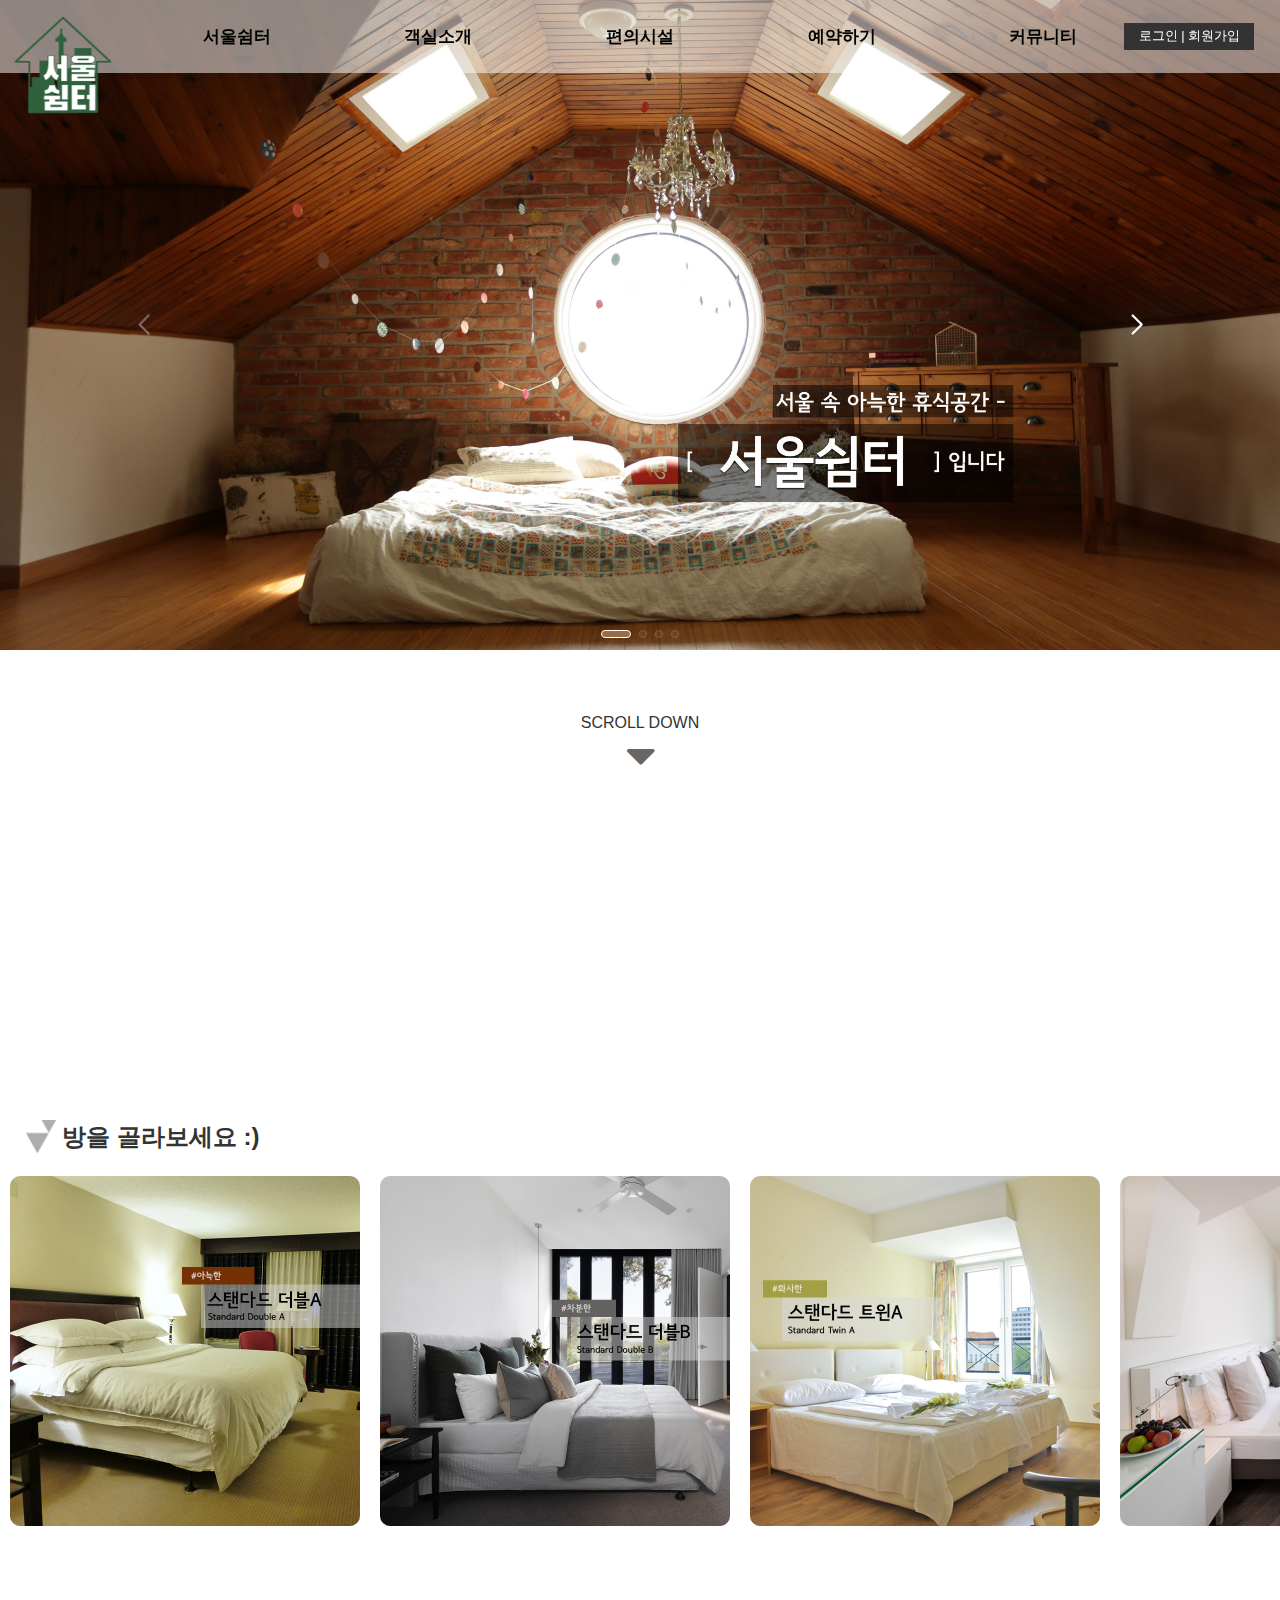
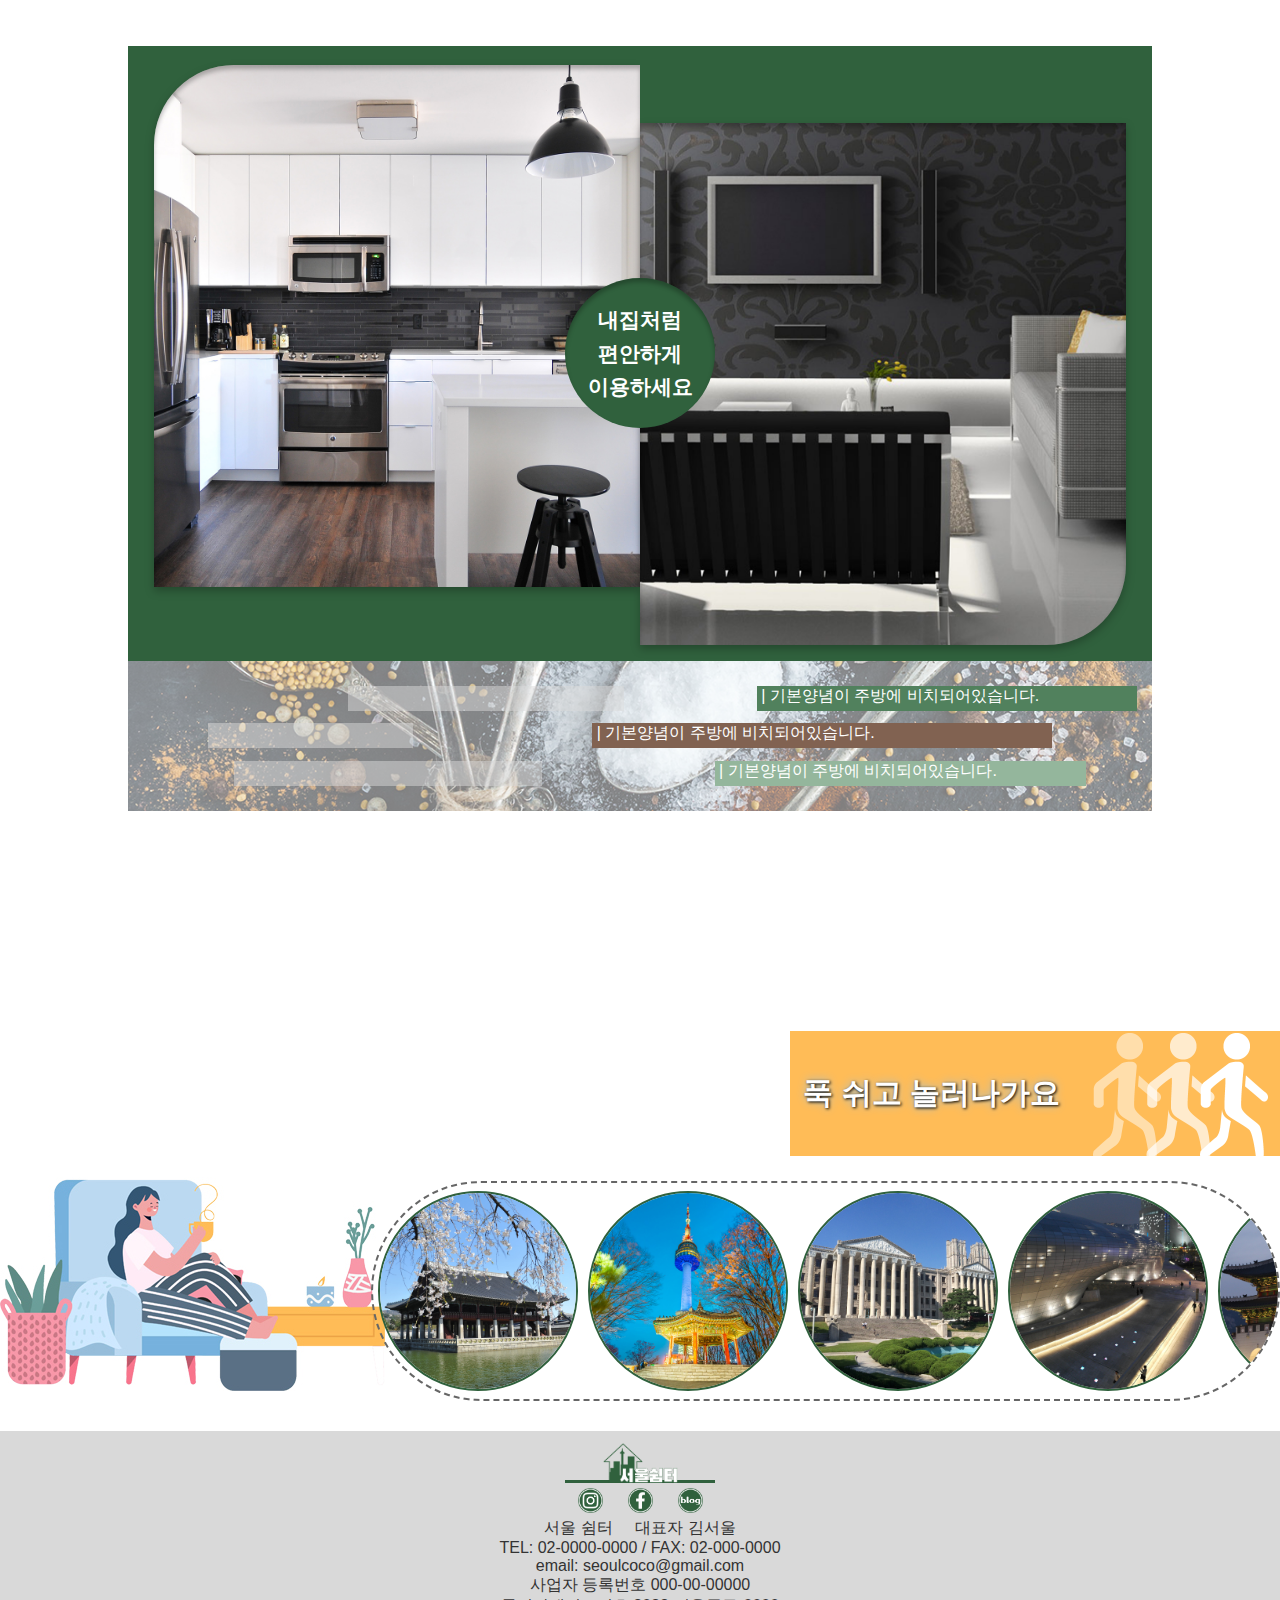
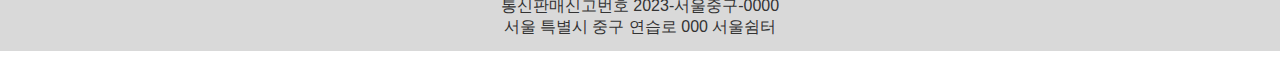
<file: index.html>
<!doctype html>
<html lang="ko">
    <head>
        <meta charset="utf-8">
        <meta name="viewport" content="width=device-width, initial-scale=1.0">
        <meta name="keyword" content="서울, 휴식, 편안함">
        <meta name="description" content="내일을 위한 오늘의 휴식을 줍니다.">
        <meta name="author" content="ezen">
        <meta property="og:type" content="html">
        <meta property="og:title" content="서울쉼터">
        <meta property="og:description" content="내일을 위한 오늘의 휴식을 줍니다.">
        <meta property="og:image" content="./images/sns_400_200.jpg">
        <meta property="og:url" content="">
        <title>서울쉼터</title>
        <link rel="shortcut icon" href="./images/seoul_rest_area_favicon_2.png">
        <link rel="stylesheet" href="https://cdnjs.cloudflare.com/ajax/libs/font-awesome/4.7.0/css/font-awesome.min.css">
         <!-- Link Swiper's CSS -->
        <link rel="stylesheet" href="https://cdn.jsdelivr.net/npm/swiper@11/swiper-bundle.min.css" />
        <link rel="stylesheet" href="./css/common.css">
        <script src="./js/jquery-3.7.1.min.js"></script>
        <!-- Swiper JS -->
        <script src="https://cdn.jsdelivr.net/npm/swiper@11/swiper-bundle.min.js"></script>
        <script src="./js/common.js"></script>
        <script src="./js/scroll.js"></script>
         <!-- 메인 슬라이더 styles -->
         <style>
            .slider-group .swiper {
                width:100%
            }

            .slider-group .swiper-slide {
            background-position: center;
            background-size: cover;
            }

            .slider-group .swiper-slide img {
            display: block;
            width: 100%;              
            }

            .slider-group .swiper-button-next:after,  
            .slider-group .swiper-button-prev:after,
            .slider-group .swiper-button-next:root,
            .slider-group .swiper-button-prev:root{
                color:white;
                font-size: 20px;
                /* border:1px solid black; */
                margin:0 10px;
                font-weight: bold;
                
            }

            .slider-group .swiper-pagination-bullet{
                background-color: #9b6b43;   
                border:1px solid white 
            }
            .slider-group .swiper-pagination-bullet-active{
                width:30px;
                border-radius: 10px;
            }

            .room-sl-wrap .swiper {
            margin: 100px auto;
            width: 320px;
            height: 240px;
            }
            /* 객실 슬라이더 */
            .room-sl-wrap.swiper-slide {
            display: flex;
            align-items: center;
            justify-content: center;
            font-size: 22px;
            font-weight: bold;
            color: #fff;
            }

        </style>
        <script>

        </script>
    </head>
    <body>
        <h1>
            <a href="index.html">
                <img src="./images/seoul_rest_area_nobgc_2_30613d.png" alt="서울쉼터로고">
            </a>
        </h1>
        <header>
            <div id="header-container">
                <nav id="desk-nav">   
                    <div class="first">
                        <a href="info.html">서울쉼터</a>
                        <div class="drop-down">
                            <a href="info.html#intro">숙소 소개</a>
                            <a href="info.html#info-lg">위치</a>
                            <a href="info.html#info-sights">주변 여행지</a>
                        </div>
                    </div>
                    <div class="first">
                        <a href="rooms.html">객실소개</a>
                        <div class="drop-down">
                            <a href="roomda.html">스탠다드 더블A</a>
                            <a href="roomdb.html">스탠다드 더블B</a>
                            <a href="roomta.html">스탠다드 트윈A</a>
                            <a href="roomtb.html">스탠다드 트윈B</a>
                            <a href="roomwd.html">와이드더블</a>
                        </div>
                    </div>
                    <div class="first">
                        <a href="public.html">편의시설</a>
                        <div class="drop-down">
                            <a href="public.html">공유주방</a>
                            <a href="public.html">공유거실</a>
                        </div>
                    </div>
                    <div class="first">
                        <a href="reservation.html">예약하기</a>
                        <div class="drop-down">
                            
                        </div>
                    </div>
                    <div class="first">
                        <a href="community.html">커뮤니티</a>
                        <div class="drop-down">
                            <a href="community.html#notice">공지사항</a>
                            <a href="community.html#qna">묻고답하기</a>
                            <a href="community.html#fqa">자주묻는 질문</a>
                            <a href="community.html#cs">고객상담</a>
                        </div>
                    </div>
                    <div class="d-login-g">
                        <a href="login.html">로그인 |</a>
                        <a href="member.html">&nbsp;회원가입</a>
                    </div>
                    <div class="full-back"></div>
                </nav>  
                
                <div id="right-things">
                    <div class="phone-call">
                        <img src="./images/phone_call_31613d.png">
                    </div>
                    <nav id="m-nav">
                        <button class="fa fa-bars m-open"></button>
                        <div class="m-content">
                            <div class="m-body">
                                <button class="m-close">X</button>
                                <div class="m-menu">
                                    <div class="menu-g">
                                        <a href="#">서울쉼터<span class="fa fa-angle-right arrow"></span></a>
                                        <div class="m-drop-down">
                                            <a href="info.html#intro">숙소 소개</a>
                                            <a href="info.html#info-lg">위치</a>
                                            <a href="info.html#info-sights">주변 여행지</a>
                                        </div>
                                    </div>
                                    <div class="menu-g">
                                        <a href="#">객실소개<span class="fa fa-angle-right arrow"></span></a>
                                        <div class="m-drop-down"> 
                                            <a href="roomda.html">스탠다드 더블A</a>
                                            <a href="roomdb.html">스탠다드 더블B</a>
                                            <a href="roomta.html">스탠다드 트윈A</a>
                                            <a href="roomtb.html">스탠다드 트윈B</a>
                                            <a href="roomwd.html">와이드더블</a>
                                        </div>
                                    </div>
                                    <div class="menu-g"> 
                                        <a href="#">편의시설<span class="fa fa-angle-right arrow"></span></a>
                                        <div class="m-drop-down">
                                            <a href="public.html">공유주방</a>
                                            <a href="public.html">공유거실</a>
                                        </div>
                                    </div>
                                    <div class="menu-g">
                                        <a href="#">예약하기<span class="fa fa-angle-right arrow"></span></a>
                                        <div class="m-drop-down">
                                            <a href="reservation.html">예약페이지</a>
                                        </div>
                                    </div>
                                    <div class="menu-g">
                                        <a href="#">커뮤니티<span class="fa fa-angle-right arrow"></span></a>
                                        <div class="m-drop-down">
                                            <a href="community.html#notice">공지사항</a>
                                            <a href="community.html#qna">묻고답하기</a>
                                            <a href="community.html#fqa">자주묻는 질문</a>
                                            <a href="community.html#cs">고객상담</a>
                                        </div>
                                    </div>                                
                                </div>
                                <div class="m-login-g">
                                    <a href="login.html">로그인</a> |
                                    <a href="member.html">회원가입</a>
                                </div>
                            </div>
                        </div>
                    </nav>
                    
                </div>  
            </div>
        </header>
        <section id="body-container">
            <!-- 슬라이더 이미지 고해상도로 변경하기 1/4 최대 높이 650px -->
            <!-- 텍스트 추가 이미지로 변경 -->
            <div class="slider-group">
                <div class="swiper mySwiper1">
                    <div class="swiper-wrapper">
                      <div class="swiper-slide">
                        <picture>
                            <source media="(min-width:1440px)" srcset="./images/d-main2-2.jpg">
                            <source media="(min-width:1024px)" srcset="./images/wood-house.jpg">
                            <img src="./images/m-main2-2.jpg">
                        </picture>
                      </div>
                      <div class="swiper-slide">
                        <picture>
                            <source media="(min-width:1440px)" srcset="./images/d-main_2560_1288.jpg">
                            <source media="(min-width:1024px)" srcset="./images/wood-house.jpg">
                            <img src="./images/m-main.jpg">
                        </picture>
                      </div>
                      <div class="swiper-slide">
                        <picture>
                            <source media="(min-width:1440px)" srcset="./images/d-main_2560_1288.jpg">
                            <source media="(min-width:1024px)" srcset="./images/wood-house.jpg">
                            <img src="./images/m-main.jpg">
                        </picture>
                      </div>
                      <div class="swiper-slide">
                        <picture>
                            <source media="(min-width:1440px)" srcset="./images/d-main_2560_1288.jpg">
                            <source media="(min-width:1024px)" srcset="./images/wood-house.jpg">
                            <img src="./images/m-main.jpg">
                        </picture>
                      </div>
                    </div>
                    <!-- 슬라이더 버튼 width 1280이나 1024로 변경 -->
                    <div class="swiper-button-next"></div>
                    <div class="swiper-button-prev"></div>
                    <div class="swiper-pagination"></div>
                </div>
            </div>
            <div class="scroll-down">
                <p>SCROLL DOWN</p>
                <i class="fa fa-caret-down"></i>
            </div>
            <div class="event-banner">
                <img src="./images/insta_review_plz_1200_163.jpg" alt="인스타 리뷰 이벤트">
            </div>
            <div class="room-sl-title-g">
                <picture>
                    <img src="./images/down_down.png">
                </picture>
                <h2 class>&nbsp;방을 골라보세요 :&#41;</h2>
            </div>
            <div class="linebox">
                <div class="line1"></div>
            </div>    
            <div class="room-sl-wrap" style="width:100%">
                <div class="room-sl-g">
                    <div>
                        <a href="./roomda.html">
                            <img src="./images/mainthum_room_standard_double_a.jpg" alt="standard double A room">
                        </a>
                    </div>
                    <div>
                        <a href="#">
                            <img src="./images/mainthum_room_standard_double_b.jpg" alt="standard double B room">
                        </a>
                    </div>
                    <div>
                        <a href="#">
                            <img src="./images/mainthum_room_standard_twin_a.jpg" alt="standard twin A room">
                        </a>
                    </div>
                    <div>
                        <a href="#">
                            <img src="./images/mainthum_room_standard_twin_b.jpg" alt="standard twin B room">
                        </a>
                    </div>
                    <div>
                        <a href="#">
                            <img src="./images/mainthum_room_widedouble.jpg" alt="widedouble room">
                        </a>
                    </div>
                </div>
            </div>
            <div class="linebox">
                <div class="line2"></div>
            </div>
            <div class="public-places">
                <div class="greenback">
                    <div class="kichen">
                        서울쉼터 공용주방
                    </div>
                </div>
                <div class="greenback">
                    <div class="living">
                        서울쉼터 공용거실   
                    </div>
                </div>
                <p class="m-p">내집처럼 편안하게 이용하세요</p>
                <p class="d-p">내집처럼<br>편안하게<br> 이용하세요</p>
            </div>
            <div class="info-banner">
                <div>
                    <span></span><p>&nbsp| 기본양념이 주방에 비치되어있습니다.</p>
                </div>
                <div>
                    <span></span><p>&nbsp| 기본양념이 주방에 비치되어있습니다.</p>
                </div>
                <div>
                    <span></span><p>&nbsp| 기본양념이 주방에 비치되어있습니다.</p>
                </div>
            </div>
            <div class="the-sights-sl-bg">
                <div class="the-sights-title">
                    <h3>&nbsp;푹 쉬고 놀러나가요</h3>
                    <div class="walking-img-g">
                        <div>
                            <img src="./images/walking_person.png">
                        </div>
                    </div>
                </div>
                <!-- 배경이미지 쨍한 혹은 어두운계열로 변경 -->
                <div class="the-sights-sl">
                        <div class="the-sights-img-g">
                            <div class="the-sights">
                                <a href="#"><img src="./images/sights8.jpg"></a>                            
                            </div>
                            <div class="the-sights">
                                <a href="#"><img src="./images/sights11.jpg"></a>
                            </div>
                            <div class="the-sights">
                                <a href="#"><img src="./images/sights5.jpg"></a>
                            </div>
                            <div class="the-sights">
                                <a href="#"><img src="./images/sights3.jpg"></a>
                            </div>
                            <div class="the-sights">
                                <a href="#"><img src="./images/sights7.jpg"></a>
                            </div>
                            <div class="the-sights">
                                <a href="#"><img src="./images/sights4.jpg"></a>
                            </div>
                        </div>    
                </div>
            </div>
        </section>
        <footer>
            <div class="footer-grayback">
                <div class="footer-img-g">
                    <div class="logo_">
                        <div class="footer-logo">
                            <img src="./images/seoul_rest_area_wide_30613d.png" alt="서울쉼터">
                        </div>
                    </div>
                    <div class="sns-logo-g">
                        <div class="sns-logo">
                            <div>
                                <img src="./images/logo_insta_wh.png" alt="인스타그램">
                            </div>
                        </div>
                        <div class="sns-logo">
                            <div>
                                <img src="./images/logo_facebook_wh.png" alt="페이스북">
                            </div>
                        </div>
                        <div class="sns-logo">
                            <div>
                                <img src="./images/logo_blog_wh.png" alt="블로그">
                            </div>
                        </div>
                    </div>
                </div>
                <div class="footer-info">
                    <p>서울 쉼터 &nbsp;&nbsp;&nbsp; 대표자 김서울</p>
                    <p>TEL: 02-0000-0000 / FAX: 02-000-0000</p>
                    <p>email: seoulcoco@gmail.com</p>
                    <p>사업자 등록번호 000-00-00000</p>
                    <p>통신판매신고번호 2023-서울중구-0000</p>
                    <p>서울 특별시 중구 연습로 000 서울쉼터</p>
                </div>
            </div>
            <div class="footer-whiteback"></div>         
        </footer>
        <!-- 메인슬라이드 스크립트 -->
        <script>
            var swiper = new Swiper(".mySwiper1", {
           
            spaceBetween: 30,
            effect: "fade",
            navigation: {
                nextEl: ".swiper-button-next",
                prevEl: ".swiper-button-prev",
            },
            pagination: {
                el: ".swiper-pagination",
                clickable: true,
            }
            
            })
           
        </script>
    </body>
</html>
</file>
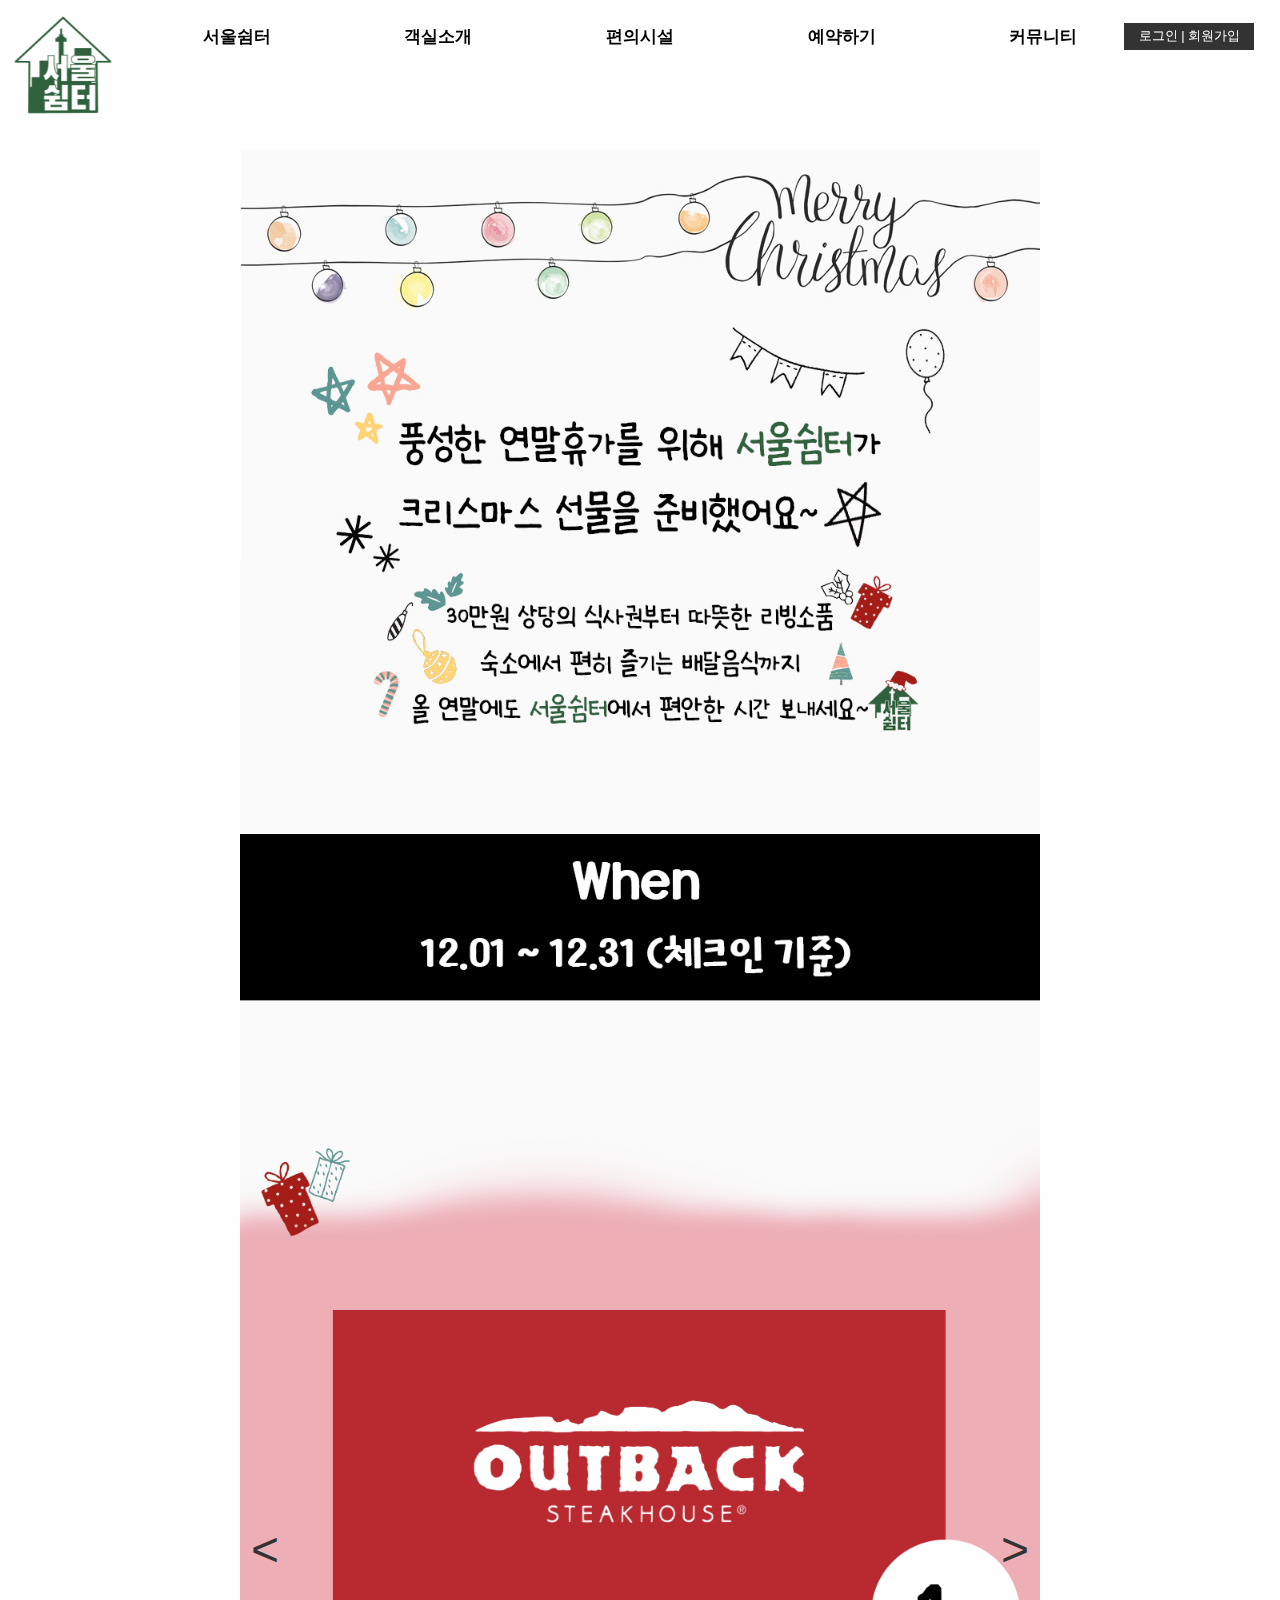
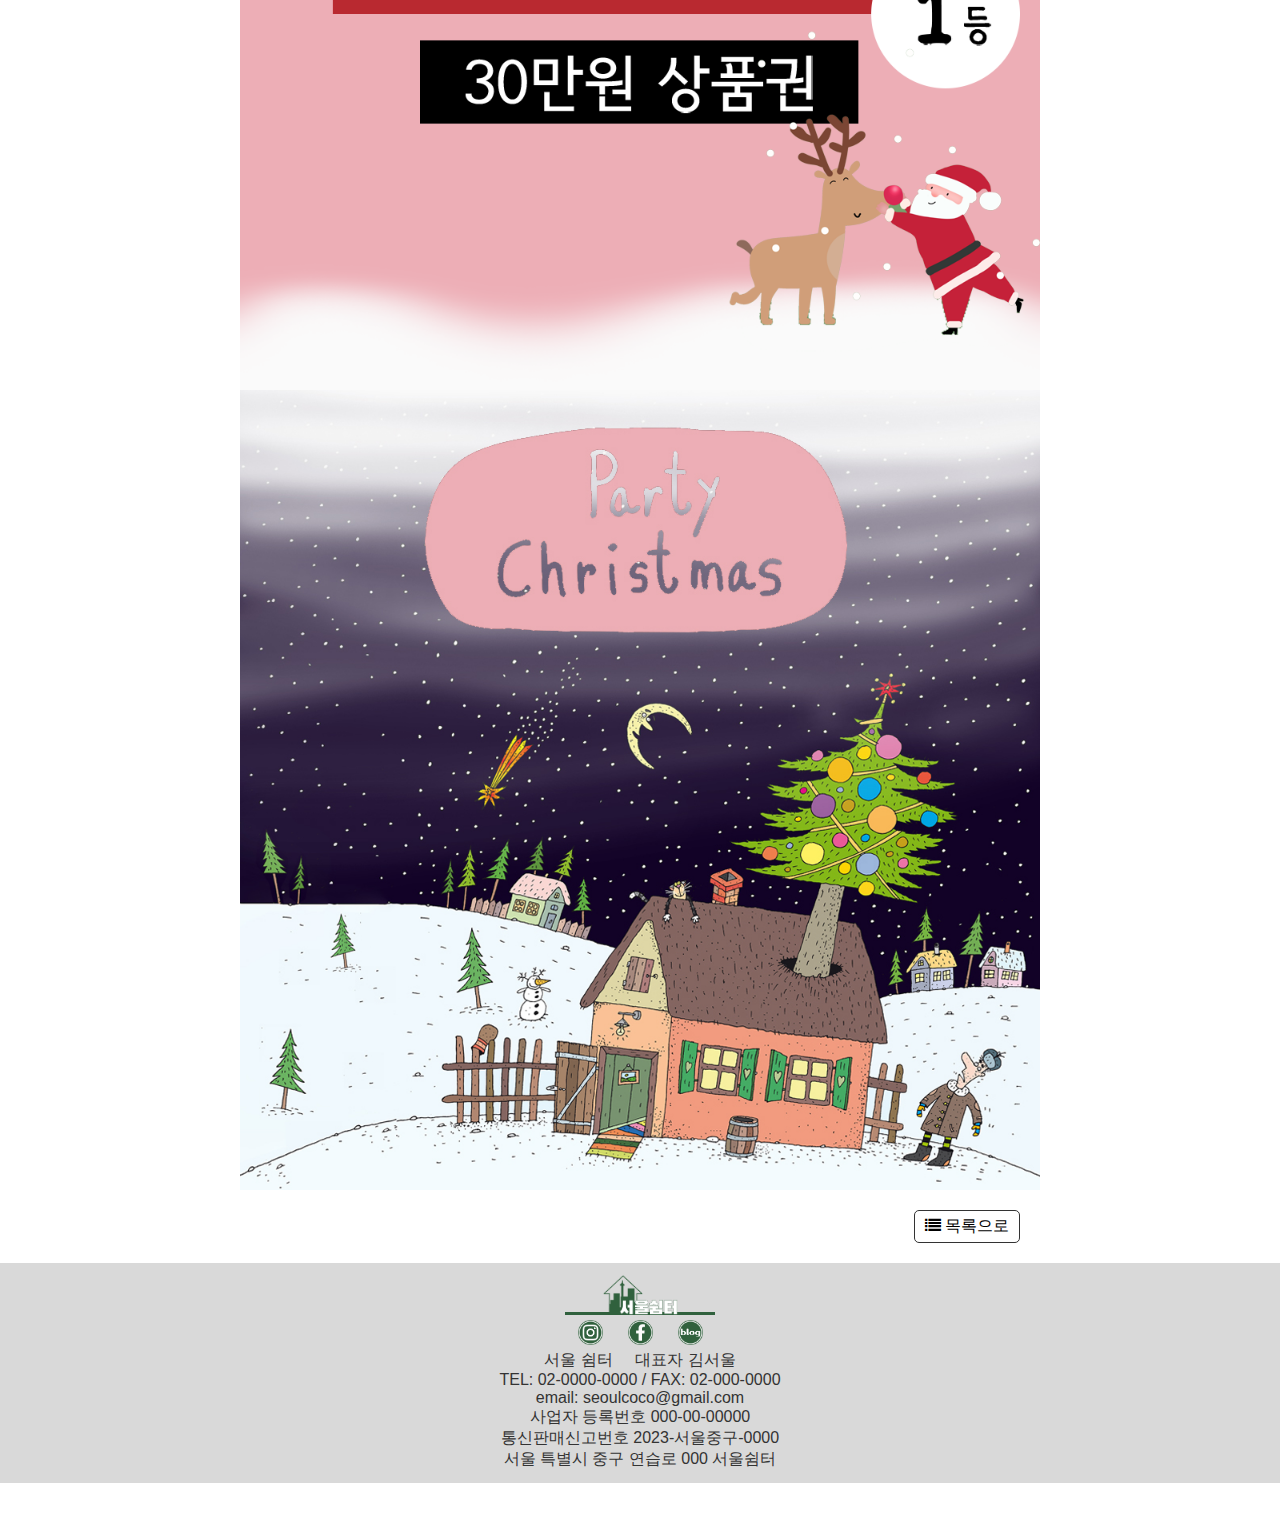
<file: chritmas_event.html>
<!doctype html>
<html lang="ko">
    <head>
        <meta charset="utf-8">
        <meta name="viewport" content="width=device-width, initial-scale=1.0">
        <meta name="keyword" content="서울, 휴식, 편안함">
        <meta name="description" content="내일을 위한 오늘의 휴식을 줍니다.">
        <meta name="author" content="ezen">
        <meta property="og:type" content="html">
        <meta property="og:title" content="서울쉼터">
        <meta property="og:description" content="내일을 위한 오늘의 휴식을 줍니다.">
        <meta property="og:image" content="./images/sns_400_200.jpg">
        <meta property="og:url" content="">
        <title>서울쉼터</title>
        <link rel="shortcut icon" href="./images/seoul_rest_area_favicon_2.png">
        <link rel="stylesheet" href="https://cdnjs.cloudflare.com/ajax/libs/font-awesome/4.7.0/css/font-awesome.min.css">
        <link rel="stylesheet" href="./css/common.css">
        <link rel="stylesheet" href="./css/christmas_event.css">
        <script src="./js/jquery-3.7.1.min.js"></script>
        <script src="./js/common.js"></script>
        <script src="./js/christmas_event.js"></script>
         <!-- Demo styles -->
         <style>
           
        </style>
        <script>

        </script>
    </head>
    <body>
        <h1>
            <a href="index.html">
                <img src="./images/seoul_rest_area_nobgc_2_30613d.png" alt="서울쉼터로고">
            </a>
        </h1>
        <header>
            <div id="header-container">
                <nav id="desk-nav">   
                    <div class="first">
                        <a href="info.html">서울쉼터</a>
                        <div class="drop-down">
                            <a href="info.html#intro">숙소 소개</a>
                            <a href="info.html#info-lg">위치</a>
                            <a href="info.html#info-sights">주변 여행지</a>
                        </div>
                    </div>
                    <div class="first">
                        <a href="rooms.html">객실소개</a>
                        <div class="drop-down">
                            <a href="roomda.html">스탠다드 더블A</a>
                            <a href="roomdb.html">스탠다드 더블B</a>
                            <a href="roomta.html">스탠다드 트윈A</a>
                            <a href="roomtb.html">스탠다드 트윈B</a>
                            <a href="roomwd.html">와이드더블</a>
                        </div>
                    </div>
                    <div class="first">
                        <a href="public.html">편의시설</a>
                        <div class="drop-down">
                            <a href="public.html">공유주방</a>
                            <a href="public.html">공유거실</a>
                        </div>
                    </div>
                    <div class="first">
                        <a href="reservation.html">예약하기</a>
                        <div class="drop-down">
                            
                        </div>
                    </div>
                    <div class="first">
                        <a href="community.html">커뮤니티</a>
                        <div class="drop-down">
                            <a href="community.html#notice">공지사항</a>
                            <a href="community.html#qna">묻고답하기</a>
                            <a href="community.html#fqa">자주묻는 질문</a>
                            <a href="community.html#cs">고객상담</a>
                        </div>
                    </div>
                    <div class="d-login-g">
                        <a href="login.html">로그인 |</a>
                        <a href="member.html">&nbsp;회원가입</a>
                    </div>
                    <div class="full-back"></div>
                </nav>  
                <div id="right-things">
                    <div class="phone-call">
                        <img src="./images/phone_call_31613d.png">
                    </div>
                    <nav id="m-nav">
                        <button class="fa fa-bars m-open"></button>
                        <div class="m-content">
                            <div class="m-body">
                                <button class="m-close">X</button>
                                <div class="m-menu">
                                    <div class="menu-g">
                                        <a href="#">서울쉼터<span class="fa fa-angle-right arrow"></span></a>
                                        <div class="m-drop-down">
                                            <a href="info.html#intro">숙소 소개</a>
                                            <a href="info.html#info-lg">위치</a>
                                            <a href="info.html#info-sights">주변 여행지</a>
                                        </div>
                                    </div>
                                    <div class="menu-g">
                                        <a href="#">객실소개<span class="fa fa-angle-right arrow"></span></a>
                                        <div class="m-drop-down"> 
                                            <a href="roomda.html">스탠다드 더블A</a>
                                            <a href="roomdb.html">스탠다드 더블B</a>
                                            <a href="roomta.html">스탠다드 트윈A</a>
                                            <a href="roomtb.html">스탠다드 트윈B</a>
                                            <a href="roomwd.html">와이드더블</a>
                                        </div>
                                    </div>
                                    <div class="menu-g"> 
                                        <a href="#">편의시설<span class="fa fa-angle-right arrow"></span></a>
                                        <div class="m-drop-down">
                                            <a href="public.html">공유주방</a>
                                            <a href="public.html">공유거실</a>
                                        </div>
                                    </div>
                                    <div class="menu-g">
                                        <a href="#">예약하기<span class="fa fa-angle-right arrow"></span></a>
                                        <div class="m-drop-down">
                                            <a href="reservation.html">예약페이지</a>
                                        </div>
                                    </div>
                                    <div class="menu-g">
                                        <a href="#">커뮤니티<span class="fa fa-angle-right arrow"></span></a>
                                        <div class="m-drop-down">
                                            <a href="community.html#notice">공지사항</a>
                                            <a href="community.html#qna">묻고답하기</a>
                                            <a href="community.html#fqa">자주묻는 질문</a>
                                            <a href="community.html#cs">고객상담</a>
                                        </div>
                                    </div>                                
                                </div>
                                <div class="m-login-g">
                                    <a href="login.html">로그인</a> |
                                    <a href="member.html">회원가입</a>
                                </div>
                            </div>
                        </div>
                    </nav>
                    
                </div>  
            </div>
        </header>
        <section id="body-container">
            <main>
                <h2>타이틀</h2>
                <div class="xmas-event">
                     <div class="xmas-event-img01">
                         <img src="./images/christmas-event-banner01.jpg" alt="서울쉼터에서 연말에 방문하신 손님들께 크리스마스 선물을 준비했어요. 12월 1일부터 12월 31일까지 이벤트입니다.">
                     </div>
                     <div class="prize-sl-g">
                        <div class="prize-sls">
                            <div class="prize-sl">
                                <img src="./images/christmas-event-banner-first-prize.png" alt="아웃백 30만원 상품권">
                            </div>
                            <div class="prize-sl">
                                <img src="./images/christmas-event-banner-second-prize.png" alt="노란색 미니 조명">
                            </div>
                            <div class="prize-sl">
                                <img src="./images/christmas-event-banner-3rd-prize.png" alt="배달의 민족 3만원 상품권">
                            </div>
                        </div>
                        <button class="rslbt pbt">&lt;</button>
                        <button class="rslbt nbt">&gt;</button>
                     </div>
                     <div class="xmas-event-img02">
                         <img src="./images/christmas-event-banner02.jpg">
                     </div>
                     <a href="community.html"><div class="listbtn"><i class="fa fa-list"></i> 목록으로</div></a>
                 </main>
           </div>
           


        </section>
        <footer>
            <div class="footer-grayback">
                <div class="footer-img-g">
                    <div class="logo_">
                        <div class="footer-logo">
                            <img src="./images/seoul_rest_area_wide_30613d.png" alt="서울쉼터">
                        </div>
                    </div>
                    <div class="sns-logo-g">
                        <div class="sns-logo">
                            <div>
                                <img src="./images/logo_insta_wh.png" alt="인스타그램">
                            </div>
                        </div>
                        <div class="sns-logo">
                            <div>
                                <img src="./images/logo_facebook_wh.png" alt="페이스북">
                            </div>
                        </div>
                        <div class="sns-logo">
                            <div>
                                <img src="./images/logo_blog_wh.png" alt="블로그">
                            </div>
                        </div>
                    </div>
                </div>
                <div class="footer-info">
                    <p>서울 쉼터 &nbsp;&nbsp;&nbsp; 대표자 김서울</p>
                    <p>TEL: 02-0000-0000 / FAX: 02-000-0000</p>
                    <p>email: seoulcoco@gmail.com</p>
                    <p>사업자 등록번호 000-00-00000</p>
                    <p>통신판매신고번호 2023-서울중구-0000</p>
                    <p>서울 특별시 중구 연습로 000 서울쉼터</p>
                </div>
            </div>
            <div class="footer-whiteback"></div>         
        </footer>
        <!-- Initialize Swiper -->
        <script>
           
        </script>
    </body>
</html>
</file>
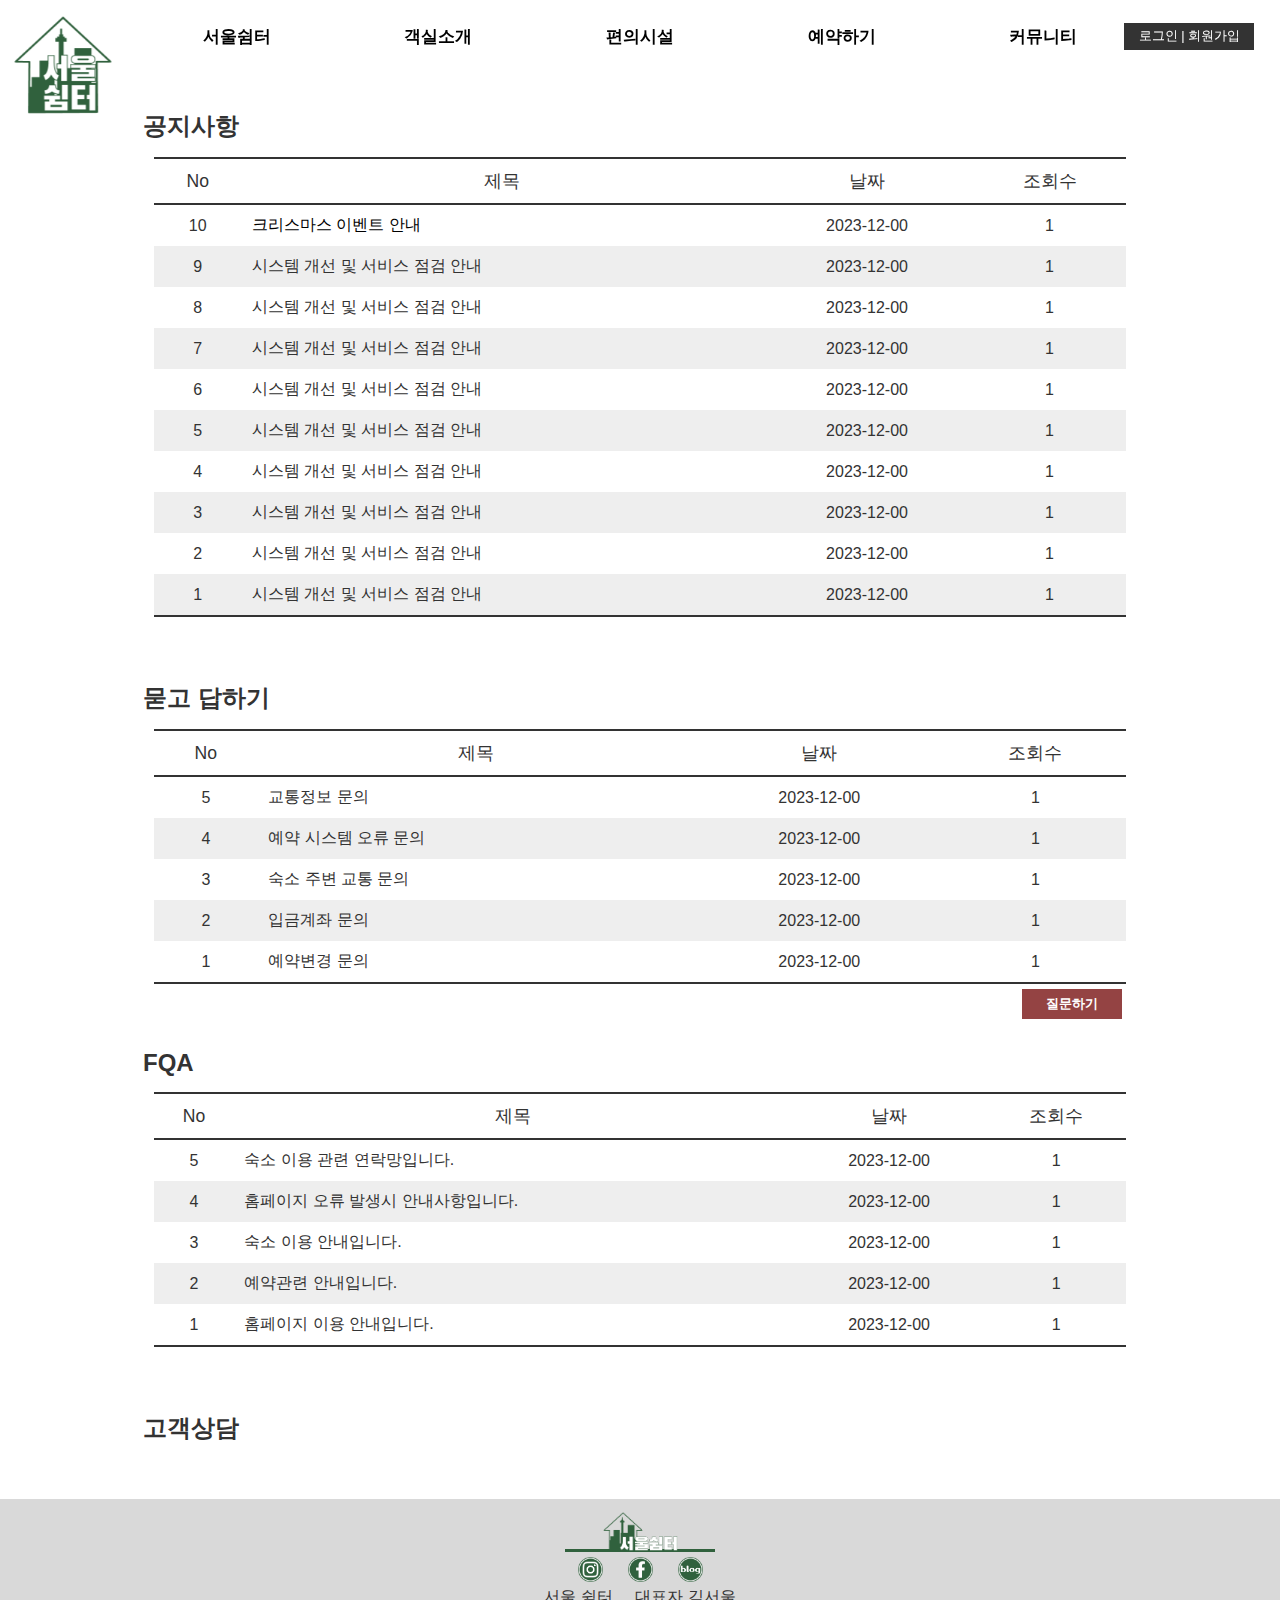
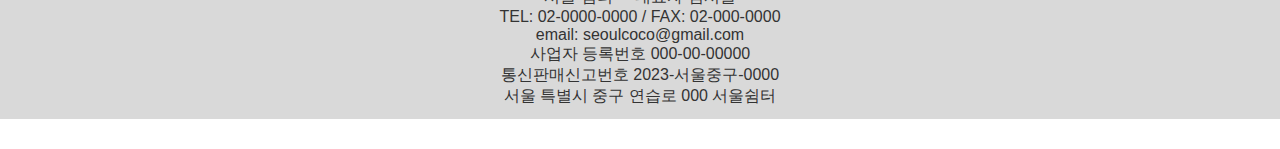
<file: community.html>
<!doctype html>
<html lang="ko">
    <head>
        <meta charset="utf-8">
        <meta name="viewport" content="width=device-width, initial-scale=1.0">
        <meta name="keyword" content="서울, 휴식, 편안함">
        <meta name="description" content="내일을 위한 오늘의 휴식을 줍니다.">
        <meta name="author" content="ezen">
        <meta property="og:type" content="html">
        <meta property="og:title" content="서울쉼터">
        <meta property="og:description" content="내일을 위한 오늘의 휴식을 줍니다.">
        <meta property="og:image" content="./images/sns_400_200.jpg">
        <meta property="og:url" content="">
        <title>서울쉼터</title>
        <link rel="shortcut icon" href="./images/seoul_rest_area_favicon_2.png">
        <link rel="stylesheet" href="https://cdnjs.cloudflare.com/ajax/libs/font-awesome/4.7.0/css/font-awesome.min.css">
        <link rel="stylesheet" href="./css/common.css">
        <link rel="stylesheet" href="./css/community.css">
        <script src="./js/jquery-3.7.1.min.js"></script>
        <script src="./js/common.js"></script>
        <script src="./js/community.js"></script>
         <!-- Demo styles -->
         <style>
           
        </style>
        <script>

        </script>
    </head>
    <body>
        <h1>
            <a href="index.html">
                <img src="./images/seoul_rest_area_nobgc_2_30613d.png" alt="서울쉼터로고">
            </a>
        </h1>
        <header>
            <div id="header-container">
                <nav id="desk-nav">   
                    <div class="first">
                        <a href="info.html">서울쉼터</a>
                        <div class="drop-down">
                            <a href="info.html#intro">숙소 소개</a>
                            <a href="info.html#info-lg">위치</a>
                            <a href="info.html#info-sights">주변 여행지</a>
                        </div>
                    </div>
                    <div class="first">
                        <a href="rooms.html">객실소개</a>
                        <div class="drop-down">
                            <a href="roomda.html">스탠다드 더블A</a>
                            <a href="roomdb.html">스탠다드 더블B</a>
                            <a href="roomta.html">스탠다드 트윈A</a>
                            <a href="roomtb.html">스탠다드 트윈B</a>
                            <a href="roomwd.html">와이드더블</a>
                        </div>
                    </div>
                    <div class="first">
                        <a href="public.html">편의시설</a>
                        <div class="drop-down">
                            <a href="public.html">공유주방</a>
                            <a href="public.html">공유거실</a>
                        </div>
                    </div>
                    <div class="first">
                        <a href="reservation.html">예약하기</a>
                        <div class="drop-down">
                            
                        </div>
                    </div>
                    <div class="first">
                        <a href="community.html">커뮤니티</a>
                        <div class="drop-down">
                            <a href="community.html#notice">공지사항</a>
                            <a href="community.html#qna">묻고답하기</a>
                            <a href="community.html#fqa">자주묻는 질문</a>
                            <a href="community.html#cs">고객상담</a>
                        </div>
                    </div>
                    <div class="d-login-g">
                        <a href="login.html">로그인 |</a>
                        <a href="member.html">&nbsp;회원가입</a>
                    </div>
                    <div class="full-back"></div>
                </nav>  
                
                <div id="right-things">
                    <div class="phone-call">
                        <img src="./images/phone_call_31613d.png">
                    </div>
                    <nav id="m-nav">
                        <button class="fa fa-bars m-open"></button>
                        <div class="m-content">
                            <div class="m-body">
                                <button class="m-close">X</button>
                                <div class="m-menu">
                                    <div class="menu-g">
                                        <a href="#">서울쉼터<span class="fa fa-angle-right arrow"></span></a>
                                        <div class="m-drop-down">
                                            <a href="info.html#intro">숙소 소개</a>
                                            <a href="info.html#info-lg">위치</a>
                                            <a href="info.html#info-sights">주변 여행지</a>
                                        </div>
                                    </div>
                                    <div class="menu-g">
                                        <a href="#">객실소개<span class="fa fa-angle-right arrow"></span></a>
                                        <div class="m-drop-down"> 
                                            <a href="roomda.html">스탠다드 더블A</a>
                                            <a href="roomdb.html">스탠다드 더블B</a>
                                            <a href="roomta.html">스탠다드 트윈A</a>
                                            <a href="roomtb.html">스탠다드 트윈B</a>
                                            <a href="roomwd.html">와이드더블</a>
                                        </div>
                                    </div>
                                    <div class="menu-g"> 
                                        <a href="#">편의시설<span class="fa fa-angle-right arrow"></span></a>
                                        <div class="m-drop-down">
                                            <a href="public.html">공유주방</a>
                                            <a href="public.html">공유거실</a>
                                        </div>
                                    </div>
                                    <div class="menu-g">
                                        <a href="#">예약하기<span class="fa fa-angle-right arrow"></span></a>
                                        <div class="m-drop-down">
                                            <a href="reservation.html">예약페이지</a>
                                        </div>
                                    </div>
                                    <div class="menu-g">
                                        <a href="#">커뮤니티<span class="fa fa-angle-right arrow"></span></a>
                                        <div class="m-drop-down">
                                            <a href="community.html#notice">공지사항</a>
                                            <a href="community.html#qna">묻고답하기</a>
                                            <a href="community.html#fqa">자주묻는 질문</a>
                                            <a href="community.html#cs">고객상담</a>
                                        </div>
                                    </div>                                
                                </div>
                                <div class="m-login-g">
                                    <a href="login.html">로그인</a> |
                                    <a href="member.html">회원가입</a>
                                </div>
                            </div>
                        </div>
                    </nav>
                    
                </div>  
            </div>
        </header>
        <section id="body-container">
           <main>
                <div class="tap-menu">
                    <a href="#notice">공지사항</a>
                    <a href="#qna">묻고답하기</a>
                    <a href="#fqa">자주묻는질문</a>
                    <a href="#cs">고객상담</a>
                </div>
                <div>
                    <div id="notice">
                        <h2>공지사항</h2>
                        <table class="notice-board">
                            <tr>
                                <td>No</td>
                                <td>제목</td>
                                <td>날짜</td>
                                <td>조회수</td>
                            </tr>
                            <tr>
                                <td>10</td>
                                <td><a href="chritmas_event.html">크리스마스 이벤트 안내</a></td>
                                <td>2023-12-00</td>
                                <td>1</td>
                            </tr>
                            <tr>
                                <td>9</td>
                                <td>시스템 개선 및 서비스 점검 안내</td>
                                <td>2023-12-00</td>
                                <td>1</td>
                            </tr>
                            <tr>
                                <td>8</td>
                                <td>시스템 개선 및 서비스 점검 안내</td>
                                <td>2023-12-00</td>
                                <td>1</td>
                            </tr>
                            <tr>
                                <td>7</td>
                                <td>시스템 개선 및 서비스 점검 안내</td>
                                <td>2023-12-00</td>
                                <td>1</td>
                            </tr>
                            <tr>
                                <td>6</td>
                                <td>시스템 개선 및 서비스 점검 안내</td>
                                <td>2023-12-00</td>
                                <td>1</td>
                            </tr>
                            <tr>
                                <td>5</td>
                                <td>시스템 개선 및 서비스 점검 안내</td>
                                <td>2023-12-00</td>
                                <td>1</td>
                            </tr>
                            <tr>
                                <td>4</td>
                                <td>시스템 개선 및 서비스 점검 안내</td>
                                <td>2023-12-00</td>
                                <td>1</td>
                            </tr>
                            <tr>
                                <td>3</td>
                                <td>시스템 개선 및 서비스 점검 안내</td>
                                <td>2023-12-00</td>
                                <td>1</td>
                            </tr>
                            <tr>
                                <td>2</td>
                                <td>시스템 개선 및 서비스 점검 안내</td>
                                <td>2023-12-00</td>
                                <td>1</td>
                            </tr>
                            <tr>
                                <td>1</td>
                                <td>시스템 개선 및 서비스 점검 안내</td>
                                <td>2023-12-00</td>
                                <td>1</td>
                            </tr>
                        </table>
                    </div>
                    <div id="qna">
                        <h2>묻고 답하기</h2>
                        <table class="qna-board">
                            <tr>
                                <td>No</td>
                                <td>제목</td>
                                <td>날짜</td>
                                <td>조회수</td>
                            </tr>
                            <tr>
                                <td>5</td>
                                <td>교통정보 문의</td>
                                <td>2023-12-00</td>
                                <td>1</td>
                            </tr>
                            <tr>
                                <td>4</td>
                                <td>예약 시스템 오류 문의</td>
                                <td>2023-12-00</td>
                                <td>1</td>
                            </tr>
                            <tr>
                                <td>3</td>
                                <td>숙소 주변 교통 문의</td>
                                <td>2023-12-00</td>
                                <td>1</td>
                            </tr>
                            <tr>
                                <td>2</td>
                                <td>입금계좌 문의</td>
                                <td>2023-12-00</td>
                                <td>1</td>
                            </tr>
                            <tr>
                                <td>1</td>
                                <td>예약변경 문의</td>
                                <td>2023-12-00</td>
                                <td>1</td>
                            </tr>
                        </table>
                        <button>질문하기</button>
                    </div>
                    <div id="fqa">
                        <h2>FQA</h2>
                        <table class="fqa-board">
                            <tr>
                                <td>No</td>
                                <td>제목</td>
                                <td>날짜</td>
                                <td>조회수</td>
                            </tr>
                            <tr>
                                <td>5</td>
                                <td>숙소 이용 관련 연락망입니다.</td>
                                <td>2023-12-00</td>
                                <td>1</td>
                            </tr>
                            <tr>
                                <td>4</td>
                                <td>홈페이지 오류 발생시 안내사항입니다.</td>
                                <td>2023-12-00</td>
                                <td>1</td>
                            </tr>
                            <tr>
                                <td>3</td>
                                <td>숙소 이용 안내입니다.</td>
                                <td>2023-12-00</td>
                                <td>1</td>
                            </tr>
                            <tr>
                                <td>2</td>
                                <td>예약관련 안내입니다.</td>
                                <td>2023-12-00</td>
                                <td>1</td>
                            </tr>
                            <tr>
                                <td>1</td>
                                <td>홈페이지 이용 안내입니다.</td>
                                <td>2023-12-00</td>
                                <td>1</td>
                            </tr>
                        </table>
                        
                    </div>
                    <div id="cs">
                        <h2>고객상담</h2>
                    </div>

                </div>
           </main>
        </section>
        <footer>
            <div class="footer-grayback">
                <div class="footer-img-g">
                    <div class="logo_">
                        <div class="footer-logo">
                            <img src="./images/seoul_rest_area_wide_30613d.png" alt="서울쉼터">
                        </div>
                    </div>
                    <div class="sns-logo-g">
                        <div class="sns-logo">
                            <div>
                                <img src="./images/logo_insta_wh.png" alt="인스타그램">
                            </div>
                        </div>
                        <div class="sns-logo">
                            <div>
                                <img src="./images/logo_facebook_wh.png" alt="페이스북">
                            </div>
                        </div>
                        <div class="sns-logo">
                            <div>
                                <img src="./images/logo_blog_wh.png" alt="블로그">
                            </div>
                        </div>
                    </div>
                </div>
                <div class="footer-info">
                    <p>서울 쉼터 &nbsp;&nbsp;&nbsp; 대표자 김서울</p>
                    <p>TEL: 02-0000-0000 / FAX: 02-000-0000</p>
                    <p>email: seoulcoco@gmail.com</p>
                    <p>사업자 등록번호 000-00-00000</p>
                    <p>통신판매신고번호 2023-서울중구-0000</p>
                    <p>서울 특별시 중구 연습로 000 서울쉼터</p>
                </div>
            </div>
            <div class="footer-whiteback"></div>         
        </footer>
        <!-- Initialize Swiper -->
        <script>
           
        </script>
    </body>
</html>
</file>
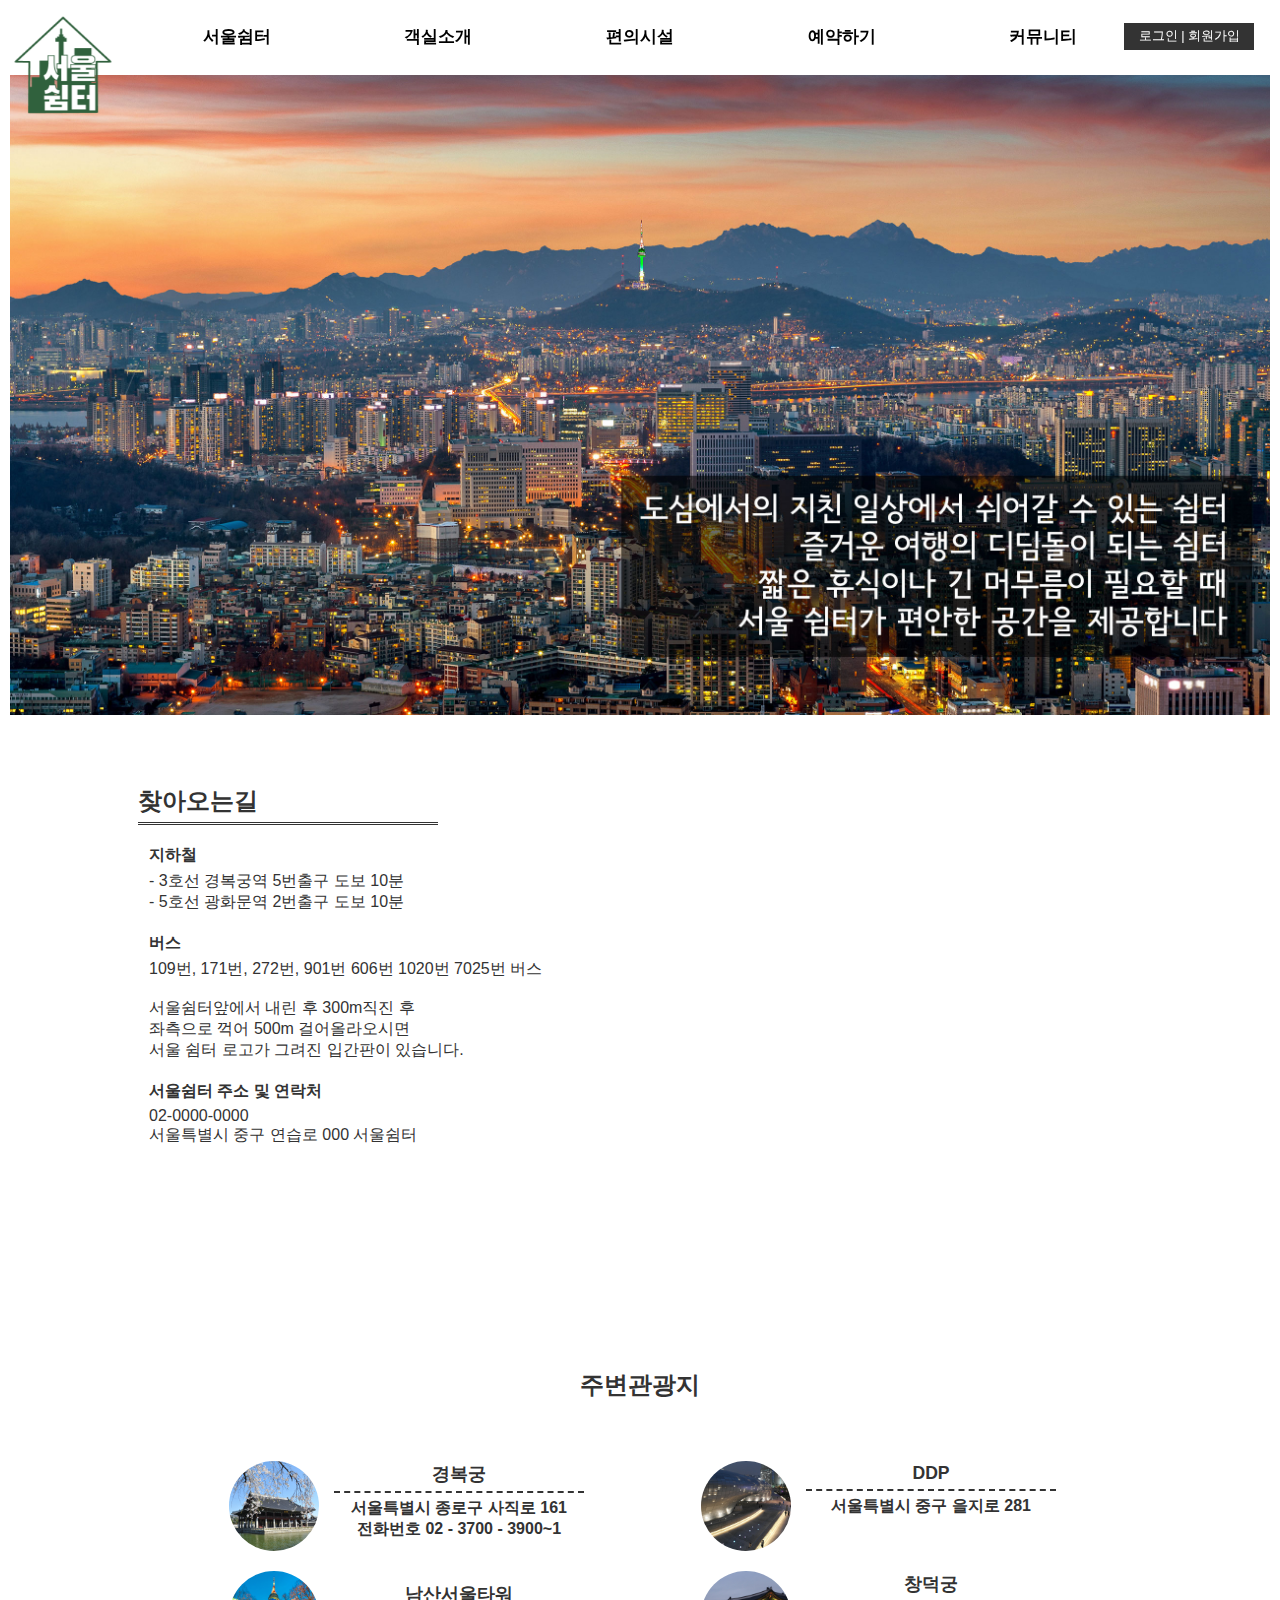
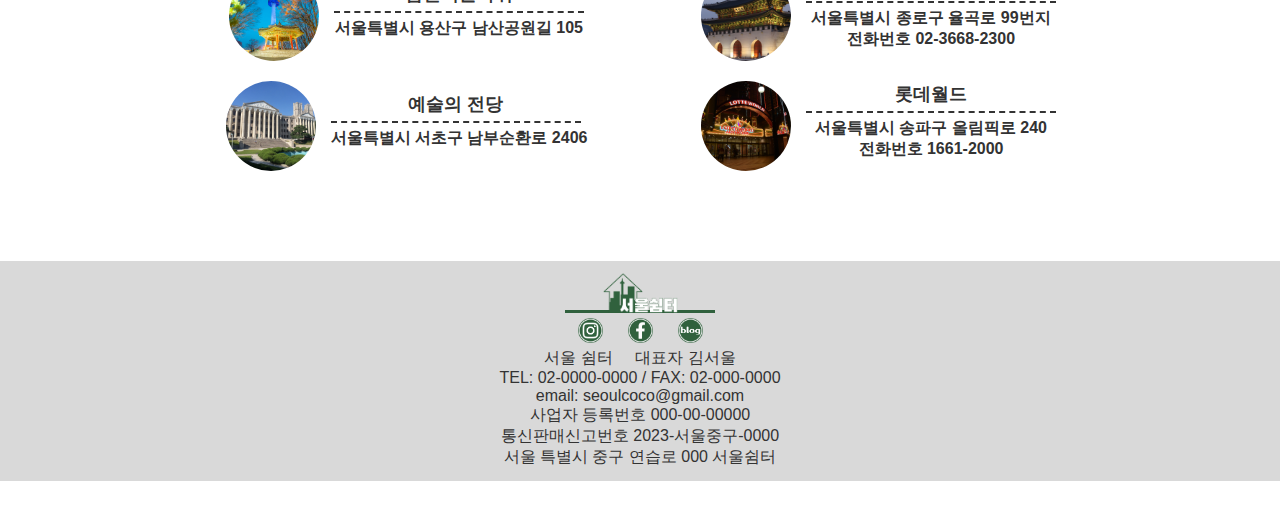
<file: info.html>
<!doctype html>
<html lang="ko">
    <head>
        <meta charset="utf-8">
        <meta name="viewport" content="width=device-width, initial-scale=1.0">
        <meta name="keyword" content="서울, 휴식, 편안함">
        <meta name="description" content="내일을 위한 오늘의 휴식을 줍니다.">
        <meta name="author" content="ezen">
        <meta property="og:type" content="html">
        <meta property="og:title" content="서울쉼터">
        <meta property="og:description" content="내일을 위한 오늘의 휴식을 줍니다.">
        <meta property="og:image" content="./images/sns_400_200.jpg">
        <meta property="og:url" content="">
        <title>서울쉼터</title>
        <link rel="shortcut icon" href="./images/seoul_rest_area_favicon_2.png">
        <link rel="stylesheet" href="https://cdnjs.cloudflare.com/ajax/libs/font-awesome/4.7.0/css/font-awesome.min.css">
        <link rel="stylesheet" href="./css/common.css">
        <link rel="stylesheet" href="./css/info.css">
        <script src="./js/jquery-3.7.1.min.js"></script>
        <script src="./js/common.js"></script>
        <script src="./js/info.js"></script>
         <!-- Demo styles -->
         <style>
           
        </style>
        <script>

        </script>
    </head>
    <body>
        <h1>
            <a href="index.html">
                <img src="./images/seoul_rest_area_nobgc_2_30613d.png" alt="서울쉼터로고">
            </a>
        </h1>
        <header>
            <div id="header-container">
                <nav id="desk-nav">   
                    <div class="first">
                        <a href="info.html">서울쉼터</a>
                        <div class="drop-down">
                            <a href="info.html#intro">숙소 소개</a>
                            <a href="info.html#info-lg">위치</a>
                            <a href="info.html#info-sights">주변 여행지</a>
                        </div>
                    </div>
                    <div class="first">
                        <a href="rooms.html">객실소개</a>
                        <div class="drop-down">
                            <a href="roomda.html">스탠다드 더블A</a>
                            <a href="roomdb.html">스탠다드 더블B</a>
                            <a href="roomta.html">스탠다드 트윈A</a>
                            <a href="roomtb.html">스탠다드 트윈B</a>
                            <a href="roomwd.html">와이드더블</a>
                        </div>
                    </div>
                    <div class="first">
                        <a href="public.html">편의시설</a>
                        <div class="drop-down">
                            <a href="public.html">공유주방</a>
                            <a href="public.html">공유거실</a>
                        </div>
                    </div>
                    <div class="first">
                        <a href="reservation.html">예약하기</a>
                        <div class="drop-down">
                            
                        </div>
                    </div>
                    <div class="first">
                        <a href="community.html">커뮤니티</a>
                        <div class="drop-down">
                            <a href="community.html#notice">공지사항</a>
                            <a href="community.html#qna">묻고답하기</a>
                            <a href="community.html#fqa">자주묻는 질문</a>
                            <a href="community.html#cs">고객상담</a>
                        </div>
                    </div>
                    <div class="d-login-g">
                        <a href="login.html">로그인 |</a>
                        <a href="member.html">&nbsp;회원가입</a>
                    </div>
                    <div class="full-back"></div>
                </nav>  
                
                <div id="right-things">
                    <div class="phone-call">
                        <img src="./images/phone_call_31613d.png">
                    </div>
                    <nav id="m-nav">
                        <button class="fa fa-bars m-open"></button>
                        <div class="m-content">
                            <div class="m-body">
                                <button class="m-close">X</button>
                                <div class="m-menu">
                                    <div class="menu-g">
                                        <a href="#">서울쉼터<span class="fa fa-angle-right arrow"></span></a>
                                        <div class="m-drop-down">
                                            <a href="info.html#intro">숙소 소개</a>
                                            <a href="info.html#info-lg">위치</a>
                                            <a href="info.html#info-sights">주변 여행지</a>
                                        </div>
                                    </div>
                                    <div class="menu-g">
                                        <a href="#">객실소개<span class="fa fa-angle-right arrow"></span></a>
                                        <div class="m-drop-down"> 
                                            <a href="roomda.html">스탠다드 더블A</a>
                                            <a href="roomdb.html">스탠다드 더블B</a>
                                            <a href="roomta.html">스탠다드 트윈A</a>
                                            <a href="roomtb.html">스탠다드 트윈B</a>
                                            <a href="roomwd.html">와이드더블</a>
                                        </div>
                                    </div>
                                    <div class="menu-g"> 
                                        <a href="#">편의시설<span class="fa fa-angle-right arrow"></span></a>
                                        <div class="m-drop-down">
                                            <a href="public.html">공유주방</a>
                                            <a href="public.html">공유거실</a>
                                        </div>
                                    </div>
                                    <div class="menu-g">
                                        <a href="#">예약하기<span class="fa fa-angle-right arrow"></span></a>
                                        <div class="m-drop-down">
                                            <a href="reservation.html">예약페이지</a>
                                        </div>
                                    </div>
                                    <div class="menu-g">
                                        <a href="#">커뮤니티<span class="fa fa-angle-right arrow"></span></a>
                                        <div class="m-drop-down">
                                            <a href="community.html#notice">공지사항</a>
                                            <a href="community.html#qna">묻고답하기</a>
                                            <a href="community.html#fqa">자주묻는 질문</a>
                                            <a href="community.html#cs">고객상담</a>
                                        </div>
                                    </div>                                
                                </div>
                                <div class="m-login-g">
                                    <a href="login.html">로그인</a> |
                                    <a href="member.html">회원가입</a>
                                </div>
                            </div>
                        </div>
                    </nav>
                    
                </div>  
            </div>
        </header>
        <section id="body-container">
            <div class="aboutsr" id="intro">
                <div class="aboutsr-img">
                    <picture>
                        <source media="(min-width:800px)" srcset="./images/d-info-main.jpg">
                        <img src="./images/m-info-main.jpg" alt="도심에서의 지친 일상에서 쉬어갈 수 있는 쉼터, 즐거운 여행의 디딤돌이 되는 쉼터, 짧은 휴식이나 긴 머무름이 필요할 때, 서울 쉼터가 편안한 공간을 제공합니다">
                    </picture>
                    <picture>
                        <source media="(min-width:800px)" srcset="./images/d-info-main-hover.jpg">
                        <img src="./images/m-info-main-hover.jpg" alt="도심에서의 지친 일상에서 쉬어갈 수 있는 쉼터, 즐거운 여행의 디딤돌이 되는 쉼터, 짧은 휴식이나 긴 머무름이 필요할 때, 서울 쉼터가 편안한 공간을 제공합니다">
                    </picture>
                <!-- 서울쉼터 더블침대와 소파 그리고 테이블이 놓여진 방
                </div>
                <div class="aboutsr-text">
                    도심에서의 지친 일상에서 쉬어갈 수 있는 쉼터,<br>
                    즐거운 여행의 디딤돌이 되는 쉼터,<br>
                    짧은 휴식이나 긴 머무름이 필요할 때, <br>
                    서울 쉼터가 편안한 공간을 제공합니다. -->
                </div>
            </div>
            <div class="location-g" id="info-lg">
                <h2>찾아오는길</h2>
                <div class="location">
                    <div class="ways">
                        <p>지하철</p>
                        <span>- 3호선 경복궁역 5번출구 도보 10분<br>
                            - 5호선 광화문역 2번출구 도보 10분<br></span>
                        <p>버스</p>
                        <span>109번, 171번, 272번, 901번 606번 1020번 7025번 버스<br><br>
                        서울쉼터앞에서 내린 후 300m직진 후 <br>
                        좌측으로 꺽어 500m 걸어올라오시면 <br>
                        서울 쉼터 로고가 그려진 입간판이 있습니다.</span>
                        <p>서울쉼터 주소 및 연락처</p>
                        <span>02-0000-0000<br>
                        서울특별시 중구 연습로 000 서울쉼터</span>
                    </div>
                    <div class="map">
                        <iframe src="https://www.google.com/maps/embed?pb=!1m18!1m12!1m3!1d3161.993318501918!2d126.99230024086643!3d37.57877502354171!2m3!1f0!2f0!3f0!3m2!1i1024!2i768!4f13.1!3m3!1m2!1s0x357ca2d63cdfd837%3A0x4ae06b4de851f3cf!2z7LC96rK96raB!5e0!3m2!1sko!2skr!4v1701764507807!5m2!1sko!2skr" width="600" height="450" style="border:0;" allowfullscreen="" loading="lazy" referrerpolicy="no-referrer-when-downgrade"></iframe>
                    </div>
            </div>
            
            </div>
            <div class="sights-g" id="info-sights">
                <h2>주변관광지<h2>
                <div class="sights-info">
                    <div class="links sights-info1">
                        <div class="sights">
                            <a href="https://www.royalpalace.go.kr/" target="_blank" rel="noreferrer noopener"><img src="./images/sights8.jpg"></a>
                            <p><span>경복궁</span>서울특별시 종로구 사직로 161<br>전화번호 02 - 3700 - 3900~1</p>                            
                        </div>
                        <div class="sights">
                            <a href="https://www.seoultower.co.kr/" target="_blank" rel="noreferrer noopener"><img src="./images/sights11.jpg"></a>
                            <p><span>남산서울타워</span>서울특별시 용산구 남산공원길 105</p>
                        </div>
                        <div class="sights">
                            <a href="https://www.sac.or.kr/site/main/home" target="_blank" rel="noreferrer noopener"><img src="./images/sights5.jpg"></a>
                            <p><span>예술의 전당</span>서울특별시 서초구 남부순환로 2406</p>
                        </div>
                    </div>
                    <div class="links sights-info2">
                        <div class="sights">
                            <a href="https://ddp.or.kr/?menuno=228" target="_blank" rel="noreferrer noopener"><img src="./images/sights3.jpg"></a>
                            <p><span>DDP</span>서울특별시 중구 을지로 281</p>
                        </div>
                        <div class="sights">
                            <a href="https://www.cdg.go.kr/default.jsp" target="_blank" rel="noreferrer noopener"><img src="./images/sights7.jpg"></a>
                            <p><span>창덕궁</span>서울특별시 종로구 율곡로 99번지<br>전화번호 02-3668-2300</p>
                        </div>
                        <div class="sights">
                            <a href="https://adventure.lotteworld.com/kor/main/index.do" target="_blank" rel="noreferrer noopener"><img src="./images/sights4.jpg"></a>
                            <p><span>롯데월드</span>서울특별시 송파구 올림픽로 240<br>전화번호 1661-2000</p>
                        </div>
                    </div>
                </div>
            </div>
            
           
        </section>
        <footer>
            <div class="footer-grayback">
                <div class="footer-img-g">
                    <div class="logo_">
                        <div class="footer-logo">
                            <img src="./images/seoul_rest_area_wide_30613d.png" alt="서울쉼터">
                        </div>
                    </div>
                    <div class="sns-logo-g">
                        <div class="sns-logo">
                            <div>
                                <img src="./images/logo_insta_wh.png" alt="인스타그램">
                            </div>
                        </div>
                        <div class="sns-logo">
                            <div>
                                <img src="./images/logo_facebook_wh.png" alt="페이스북">
                            </div>
                        </div>
                        <div class="sns-logo">
                            <div>
                                <img src="./images/logo_blog_wh.png" alt="블로그">
                            </div>
                        </div>
                    </div>
                </div>
                <div class="footer-info">
                    <p>서울 쉼터 &nbsp;&nbsp;&nbsp; 대표자 김서울</p>
                    <p>TEL: 02-0000-0000 / FAX: 02-000-0000</p>
                    <p>email: seoulcoco@gmail.com</p>
                    <p>사업자 등록번호 000-00-00000</p>
                    <p>통신판매신고번호 2023-서울중구-0000</p>
                    <p>서울 특별시 중구 연습로 000 서울쉼터</p>
                </div>
            </div>
            <div class="footer-whiteback"></div>         
        </footer>
        <!-- Initialize Swiper -->
        <script>
           
        </script>
    </body>
</html>
</file>
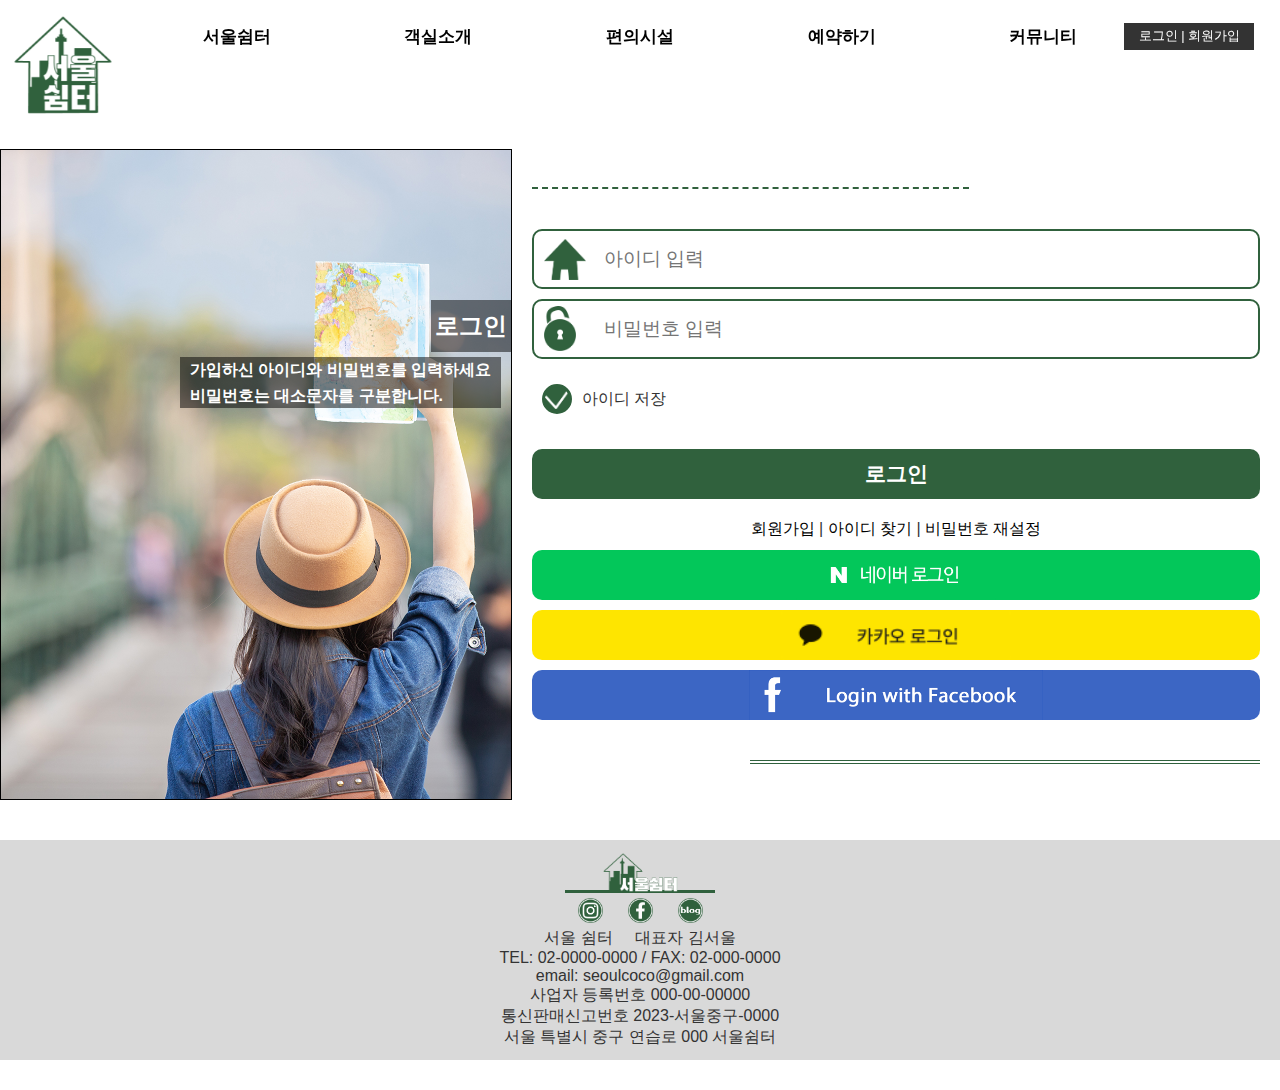
<file: login.html>
<!doctype html>
<html lang="ko">
    <head>
        <meta charset="utf-8">
        <meta name="viewport" content="width=device-width, initial-scale=1.0">
        <meta name="keyword" content="서울, 휴식, 편안함">
        <meta name="description" content="내일을 위한 오늘의 휴식을 줍니다.">
        <meta name="author" content="ezen">
        <meta property="og:type" content="html">
        <meta property="og:title" content="서울쉼터">
        <meta property="og:description" content="내일을 위한 오늘의 휴식을 줍니다.">
        <meta property="og:image" content="./images/sns_400_200.jpg">
        <meta property="og:url" content="">
        <title>서울쉼터</title>
        <link rel="shortcut icon" href="./images/seoul_rest_area_favicon_2.png">
        <link rel="stylesheet" href="https://cdnjs.cloudflare.com/ajax/libs/font-awesome/4.7.0/css/font-awesome.min.css">
        <link rel="stylesheet" href="./css/common.css">
        <link rel="stylesheet" href="./css/login.css">
        <script src="./js/jquery-3.7.1.min.js"></script>
        <script src="./js/common.js"></script>
         <!-- Demo styles -->
         <style>
           
        </style>
        <script>

        </script>
    </head>
    <body>
        <h1>
            <a href="index.html">
                <img src="./images/seoul_rest_area_nobgc_2_30613d.png" alt="서울쉼터로고">
            </a>
        </h1>
        <header>
            <div id="header-container">
                <nav id="desk-nav">   
                    <div class="first">
                        <a href="info.html">서울쉼터</a>
                        <div class="drop-down">
                            <a href="info.html#intro">숙소 소개</a>
                            <a href="info.html#info-lg">위치</a>
                            <a href="info.html#info-sights">주변 여행지</a>
                        </div>
                    </div>
                    <div class="first">
                        <a href="rooms.html">객실소개</a>
                        <div class="drop-down">
                            <a href="roomda.html">스탠다드 더블A</a>
                            <a href="roomdb.html">스탠다드 더블B</a>
                            <a href="roomta.html">스탠다드 트윈A</a>
                            <a href="roomtb.html">스탠다드 트윈B</a>
                            <a href="roomwd.html">와이드더블</a>
                        </div>
                    </div>
                    <div class="first">
                        <a href="public.html">편의시설</a>
                        <div class="drop-down">
                            <a href="public.html">공유주방</a>
                            <a href="public.html">공유거실</a>
                        </div>
                    </div>
                    <div class="first">
                        <a href="reservation.html">예약하기</a>
                        <div class="drop-down">
                            
                        </div>
                    </div>
                    <div class="first">
                        <a href="community.html">커뮤니티</a>
                        <div class="drop-down">
                            <a href="community.html#notice">공지사항</a>
                            <a href="community.html#qna">묻고답하기</a>
                            <a href="community.html#fqa">자주묻는 질문</a>
                            <a href="community.html#cs">고객상담</a>
                        </div>
                    </div>
                    <div class="d-login-g">
                        <a href="login.html">로그인 |</a>
                        <a href="member.html">&nbsp;회원가입</a>
                    </div>
                    <div class="full-back"></div>
                </nav>  
               
                <div id="right-things">
                    <div class="phone-call">
                        <img src="./images/phone_call_31613d.png">
                    </div>
                    <nav id="m-nav">
                        <button class="fa fa-bars m-open"></button>
                        <div class="m-content">
                            <div class="m-body">
                                <button class="m-close">X</button>
                                <div class="m-menu">
                                    <div class="menu-g">
                                        <a href="#">서울쉼터<span class="fa fa-angle-right arrow"></span></a>
                                        <div class="m-drop-down">
                                            <a href="info.html#intro">숙소 소개</a>
                                            <a href="info.html#info-lg">위치</a>
                                            <a href="info.html#info-sights">주변 여행지</a>
                                        </div>
                                    </div>
                                    <div class="menu-g">
                                        <a href="#">객실소개<span class="fa fa-angle-right arrow"></span></a>
                                        <div class="m-drop-down"> 
                                            <a href="roomda.html">스탠다드 더블A</a>
                                            <a href="roomdb.html">스탠다드 더블B</a>
                                            <a href="roomta.html">스탠다드 트윈A</a>
                                            <a href="roomtb.html">스탠다드 트윈B</a>
                                            <a href="roomwd.html">와이드더블</a>
                                        </div>
                                    </div>
                                    <div class="menu-g"> 
                                        <a href="#">편의시설<span class="fa fa-angle-right arrow"></span></a>
                                        <div class="m-drop-down">
                                            <a href="public.html">공유주방</a>
                                            <a href="public.html">공유거실</a>
                                        </div>
                                    </div>
                                    <div class="menu-g">
                                        <a href="#">예약하기<span class="fa fa-angle-right arrow"></span></a>
                                        <div class="m-drop-down">
                                            <a href="reservation.html">예약페이지</a>
                                        </div>
                                    </div>
                                    <div class="menu-g">
                                        <a href="#">커뮤니티<span class="fa fa-angle-right arrow"></span></a>
                                        <div class="m-drop-down">
                                            <a href="community.html#notice">공지사항</a>
                                            <a href="community.html#qna">묻고답하기</a>
                                            <a href="community.html#fqa">자주묻는 질문</a>
                                            <a href="community.html#cs">고객상담</a>
                                        </div>
                                    </div>                                
                                </div>
                                <div class="m-login-g">
                                    <a href="login.html">로그인</a> |
                                    <a href="member.html">회원가입</a>
                                </div>
                            </div>
                        </div>
                    </nav>
                    
                </div>  
            </div>
        </header>
        <section id="body-container">
            <div class="login-align">
                <div class="login-title-g">
                    <h2 class="login-title">로그인</h2>
                    <div class="font-bgc">
                        <p>
                            가입하신 아이디와 비밀번호를 입력하세요<br>
                            비밀번호는 대소문자를 구분합니다.
                        </p>
                    </div>
                </div>
                <div class="login-wrap">
                    <div class="top-line"></div>
                    <form action="#" class="login-form">
                        <div class="id">
                            <input type="text" name="id" placeholder="아이디 입력" maxlength="12" minlength="4">
                        </div>
                        <div class="pass">
                            <input type="password" name="psw" placeholder="비밀번호 입력" maxlength="16" minlength="8">
                        </div>
                        <div class="check">
                            <input type="checkbox" id="chk" checked ><label for="chk"></label>아이디 저장
                        </div>
                        <div class="login-bt">
                            <input type="submit" name="login-bt" value="로그인">
                        </div>
                        <div class="bt-group">
                            <a href="member.html">회원가입</a> |
                            <a href="#">아이디 찾기</a> |
                            <a href="#">비밀번호 재설정</a>
                        </div>
                        <button class="naver">naver</button>
                        <button class="kakao">카카오 로그인</button>
                        <button class="face">페이스북</button>
    
                    </form>
                    <div class="bottom-line"></div>
                </div>    
                    
                
            </div>
            
        </section>
        <footer>
            <div class="footer-grayback">
                <div class="footer-img-g">
                    <div class="logo_">
                        <div class="footer-logo">
                            <img src="./images/seoul_rest_area_wide_30613d.png" alt="서울쉼터">
                        </div>
                    </div>
                    <div class="sns-logo-g">
                        <div class="sns-logo">
                            <div>
                                <img src="./images/logo_insta_wh.png" alt="인스타그램">
                            </div>
                        </div>
                        <div class="sns-logo">
                            <div>
                                <img src="./images/logo_facebook_wh.png" alt="페이스북">
                            </div>
                        </div>
                        <div class="sns-logo">
                            <div>
                                <img src="./images/logo_blog_wh.png" alt="블로그">
                            </div>
                        </div>
                    </div>
                </div>
                <div class="footer-info">
                    <p>서울 쉼터 &nbsp;&nbsp;&nbsp; 대표자 김서울</p>
                    <p>TEL: 02-0000-0000 / FAX: 02-000-0000</p>
                    <p>email: seoulcoco@gmail.com</p>
                    <p>사업자 등록번호 000-00-00000</p>
                    <p>통신판매신고번호 2023-서울중구-0000</p>
                    <p>서울 특별시 중구 연습로 000 서울쉼터</p>
                </div>
            </div>
            <div class="footer-whiteback"></div>         
        </footer>
        <!-- Initialize Swiper -->
        <script>
           
        </script>
    </body>
</html>
</file>
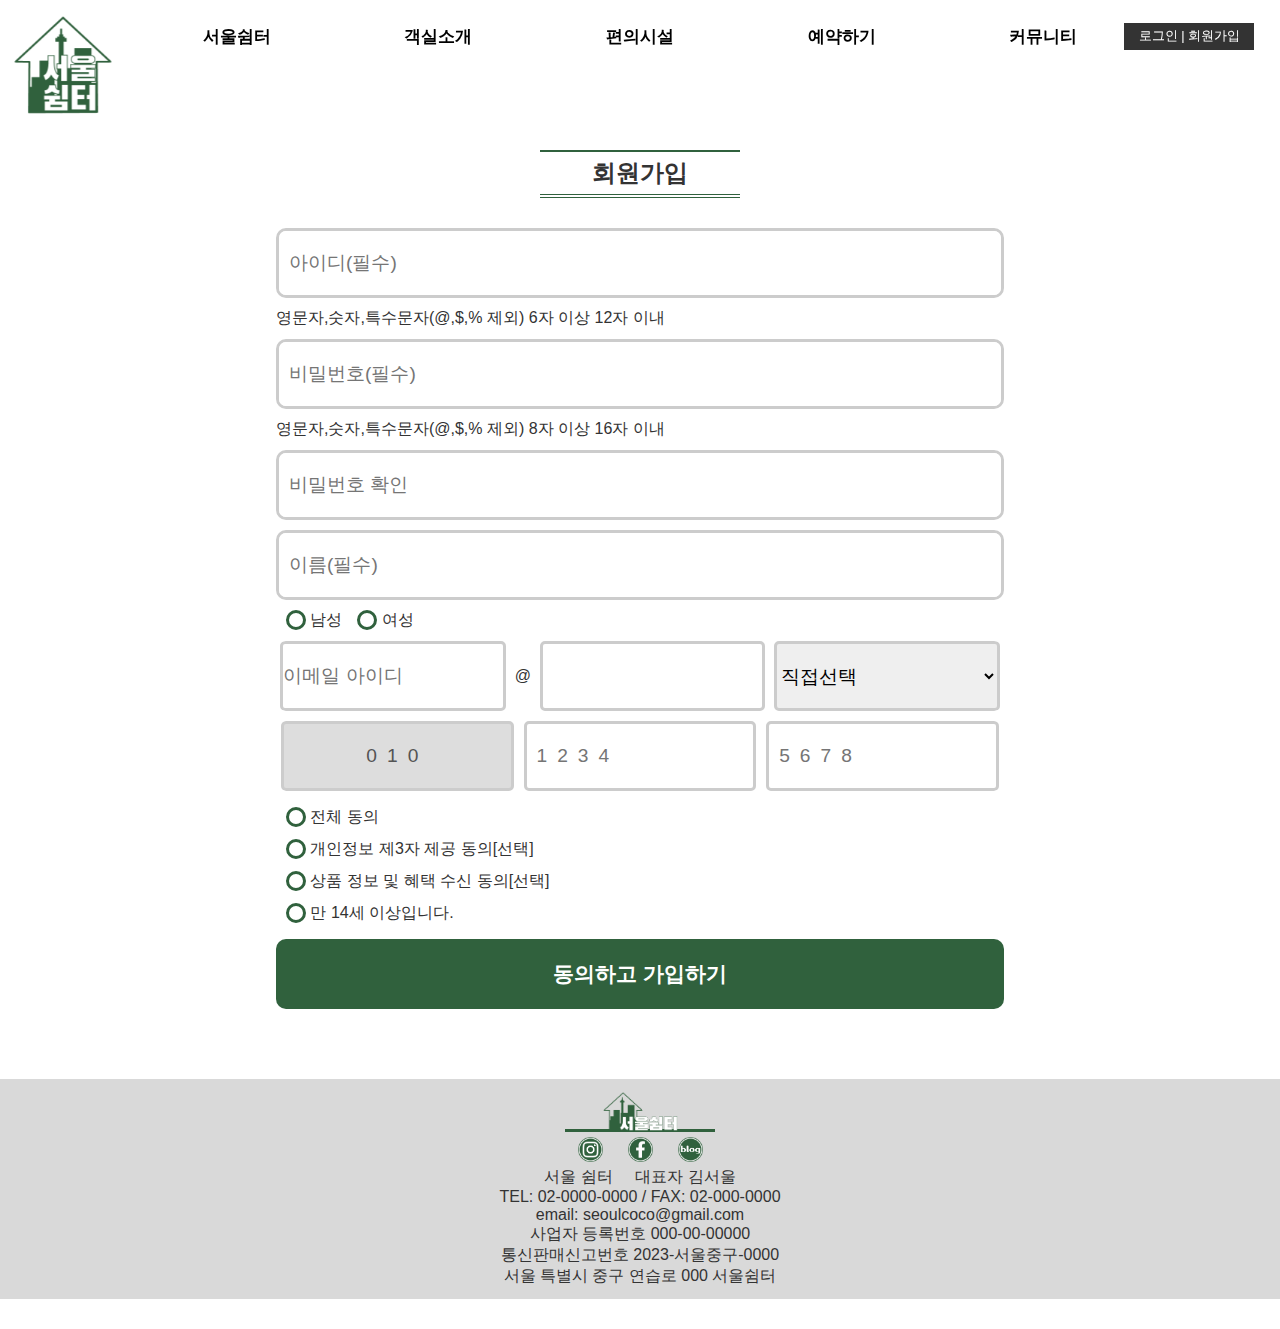
<file: member.html>
<!doctype html>
<html lang="ko">
    <head>
        <meta charset="utf-8">
        <meta name="viewport" content="width=device-width, initial-scale=1.0">
        <meta name="keyword" content="서울, 휴식, 편안함">
        <meta name="description" content="내일을 위한 오늘의 휴식을 줍니다.">
        <meta name="author" content="ezen">
        <meta property="og:type" content="html">
        <meta property="og:title" content="서울쉼터">
        <meta property="og:description" content="내일을 위한 오늘의 휴식을 줍니다.">
        <meta property="og:image" content="./images/sns_400_200.jpg">
        <meta property="og:url" content="">
        <title>서울쉼터</title>
        <link rel="shortcut icon" href="./images/seoul_rest_area_favicon_2.png">
        <link rel="stylesheet" href="https://cdnjs.cloudflare.com/ajax/libs/font-awesome/4.7.0/css/font-awesome.min.css">
        <link rel="stylesheet" href="./css/common.css">
        <link rel="stylesheet" href="./css/member.css">
        <script src="./js/jquery-3.7.1.min.js"></script>
        <script src="./js/common.js"></script>
        <script src="./js/member.js"></script>
        <style>
           
        </style>
        <script>

        </script>
    </head>
    <body>
        <h1>
            <a href="index.html">
                <img src="./images/seoul_rest_area_nobgc_2_30613d.png" alt="서울쉼터로고">
            </a>
        </h1>
        <header>
            <div id="header-container">
                <nav id="desk-nav">   
                    <div class="first">
                        <a href="info.html">서울쉼터</a>
                        <div class="drop-down">
                            <a href="info.html#intro">숙소 소개</a>
                            <a href="info.html#info-lg">위치</a>
                            <a href="info.html#info-sights">주변 여행지</a>
                        </div>
                    </div>
                    <div class="first">
                        <a href="rooms.html">객실소개</a>
                        <div class="drop-down">
                            <a href="roomda.html">스탠다드 더블A</a>
                            <a href="roomdb.html">스탠다드 더블B</a>
                            <a href="roomta.html">스탠다드 트윈A</a>
                            <a href="roomtb.html">스탠다드 트윈B</a>
                            <a href="roomwd.html">와이드더블</a>
                        </div>
                    </div>
                    <div class="first">
                        <a href="public.html">편의시설</a>
                        <div class="drop-down">
                            <a href="public.html">공유주방</a>
                            <a href="public.html">공유거실</a>
                        </div>
                    </div>
                    <div class="first">
                        <a href="reservation.html">예약하기</a>
                        <div class="drop-down">
                            
                        </div>
                    </div>
                    <div class="first">
                        <a href="community.html">커뮤니티</a>
                        <div class="drop-down">
                            <a href="community.html#notice">공지사항</a>
                            <a href="community.html#qna">묻고답하기</a>
                            <a href="community.html#fqa">자주묻는 질문</a>
                            <a href="community.html#cs">고객상담</a>
                        </div>
                    </div>
                    <div class="d-login-g">
                        <a href="login.html">로그인 |</a>
                        <a href="member.html">&nbsp;회원가입</a>
                    </div>
                    <div class="full-back"></div>
                </nav>  
                
                <div id="right-things">
                    <div class="phone-call">
                        <img src="./images/phone_call_31613d.png">
                    </div>
                    <nav id="m-nav">
                        <button class="fa fa-bars m-open"></button>
                        <div class="m-content">
                            <div class="m-body">
                                <button class="m-close">X</button>
                                <div class="m-menu">
                                    <div class="menu-g">
                                        <a href="#">서울쉼터<span class="fa fa-angle-right arrow"></span></a>
                                        <div class="m-drop-down">
                                            <a href="info.html#intro">숙소 소개</a>
                                            <a href="info.html#info-lg">위치</a>
                                            <a href="info.html#info-sights">주변 여행지</a>
                                        </div>
                                    </div>
                                    <div class="menu-g">
                                        <a href="#">객실소개<span class="fa fa-angle-right arrow"></span></a>
                                        <div class="m-drop-down"> 
                                            <a href="roomda.html">스탠다드 더블A</a>
                                            <a href="roomdb.html">스탠다드 더블B</a>
                                            <a href="roomta.html">스탠다드 트윈A</a>
                                            <a href="roomtb.html">스탠다드 트윈B</a>
                                            <a href="roomwd.html">와이드더블</a>
                                        </div>
                                    </div>
                                    <div class="menu-g"> 
                                        <a href="#">편의시설<span class="fa fa-angle-right arrow"></span></a>
                                        <div class="m-drop-down">
                                            <a href="public.html">공유주방</a>
                                            <a href="public.html">공유거실</a>
                                        </div>
                                    </div>
                                    <div class="menu-g">
                                        <a href="#">예약하기<span class="fa fa-angle-right arrow"></span></a>
                                        <div class="m-drop-down">
                                            <a href="reservation.html">예약페이지</a>
                                        </div>
                                    </div>
                                    <div class="menu-g">
                                        <a href="#">커뮤니티<span class="fa fa-angle-right arrow"></span></a>
                                        <div class="m-drop-down">
                                            <a href="community.html#notice">공지사항</a>
                                            <a href="community.html#qna">묻고답하기</a>
                                            <a href="community.html#fqa">자주묻는 질문</a>
                                            <a href="community.html#cs">고객상담</a>
                                        </div>
                                    </div>                                
                                </div>
                                <div class="m-login-g">
                                    <a href="login.html">로그인</a> |
                                    <a href="member.html">회원가입</a>
                                </div>
                            </div>
                        </div>
                    </nav>
                    
                </div>  
            </div>
        </header>
        <section id="body-container">
            <h2 class="member-title">회원가입</h2>
            <form action="" class="member-form">
                <div class="id">
                    <input type="text" name="id-form" minlength="6" maxlength="12" placeholder="아이디(필수)" class="array">
                </div>
                <p>영문자,숫자,특수문자(@,$,% 제외) 6자 이상 12자 이내 </p>
                <div class="psw">
                    <input type="password" name="psw1" minlength="8" maxlength="16" placeholder="비밀번호(필수)" class="array">
                </div>
                <p>영문자,숫자,특수문자(@,$,% 제외) 8자 이상 16자 이내 </p>
                <div class="psw">
                    <input type="password" name="psw2" minlength="8" maxlength="16" placeholder="비밀번호 확인" class="array">
                </div>
                <div class="name">
                    <input type="text" name="name" minlength="2" maxlength="6" placeholder="이름(필수)" class="array">
                </div>
                <div class="gender">
                    <input type="radio" name="gender" id="mail" value="mail"> <label> &nbsp;남성</label><br>
                    <input type="radio" name="gender" id="femail" value="femail"> <label> &nbsp;여성</label>
                </div>
                <div class="email">
                    <input type="text" name="e-id" placeholder="이메일 아이디" class="array">
                    <span>@</span>
                    <input type="text" name="e-add">
                    <select class="e-select">
                        <option value="naver.com">네이버</option>
                        <option value="daum.net">다음</option>
                        <option value="gmail.com">지메일</option>
                        <option value="nate.com">네이트</option>
                        <option value="" selected>직접선택</option>
                    </select>
                </div>
                <div class="phone">
                    <input type="text" name="num1" value="010" disabled>
                    <input type="text" name="num2" placeholder="1234" pattern="[0-9]{3,4}" class="array">
                    <input type="text" name="num3" placeholder="5678" pattern="[0-9]{4,4}" class="array">
                </div>
                <div class="check-box">
                    <p>
                        <input type="checkbox" name="total" id="chk-total">
                        <label for="chk-total"></label> &nbsp;전체 동의
                    </p>
                    <p class="chk">
                        <input type="checkbox" name="chk1" id="chk1">
                        <label for="chk1"></label> &nbsp;개인정보 제3자 제공 동의[선택]
                    </p>
                    <p class="chk">
                        <input type="checkbox" name="chk2" id="chk2">
                        <label for="chk2"></label> &nbsp;상품 정보 및 혜택 수신 동의[선택]
                    </p>
                    <p class="chk">
                        <input type="checkbox" name="chk3" id="chk3">
                        <label for="chk3"></label> &nbsp;만 14세 이상입니다.
                    </p>
                </div>
                <div class="trans">
                    <input type="submit" value="동의하고 가입하기" >
                </div>
            </form>
           
        </section>
        <footer>
            <div class="footer-grayback">
                <div class="footer-img-g">
                    <div class="logo_">
                        <div class="footer-logo">
                            <img src="./images/seoul_rest_area_wide_30613d.png" alt="서울쉼터">
                        </div>
                    </div>
                    <div class="sns-logo-g">
                        <div class="sns-logo">
                            <div>
                                <img src="./images/logo_insta_wh.png" alt="인스타그램">
                            </div>
                        </div>
                        <div class="sns-logo">
                            <div>
                                <img src="./images/logo_facebook_wh.png" alt="페이스북">
                            </div>
                        </div>
                        <div class="sns-logo">
                            <div>
                                <img src="./images/logo_blog_wh.png" alt="블로그">
                            </div>
                        </div>
                    </div>
                </div>
                <div class="footer-info">
                    <p>서울 쉼터 &nbsp;&nbsp;&nbsp; 대표자 김서울</p>
                    <p>TEL: 02-0000-0000 / FAX: 02-000-0000</p>
                    <p>email: seoulcoco@gmail.com</p>
                    <p>사업자 등록번호 000-00-00000</p>
                    <p>통신판매신고번호 2023-서울중구-0000</p>
                    <p>서울 특별시 중구 연습로 000 서울쉼터</p>
                </div>
            </div>
            <div class="footer-whiteback"></div>         
        </footer>

        <script>
           
        </script>
    </body>
</html>
</file>
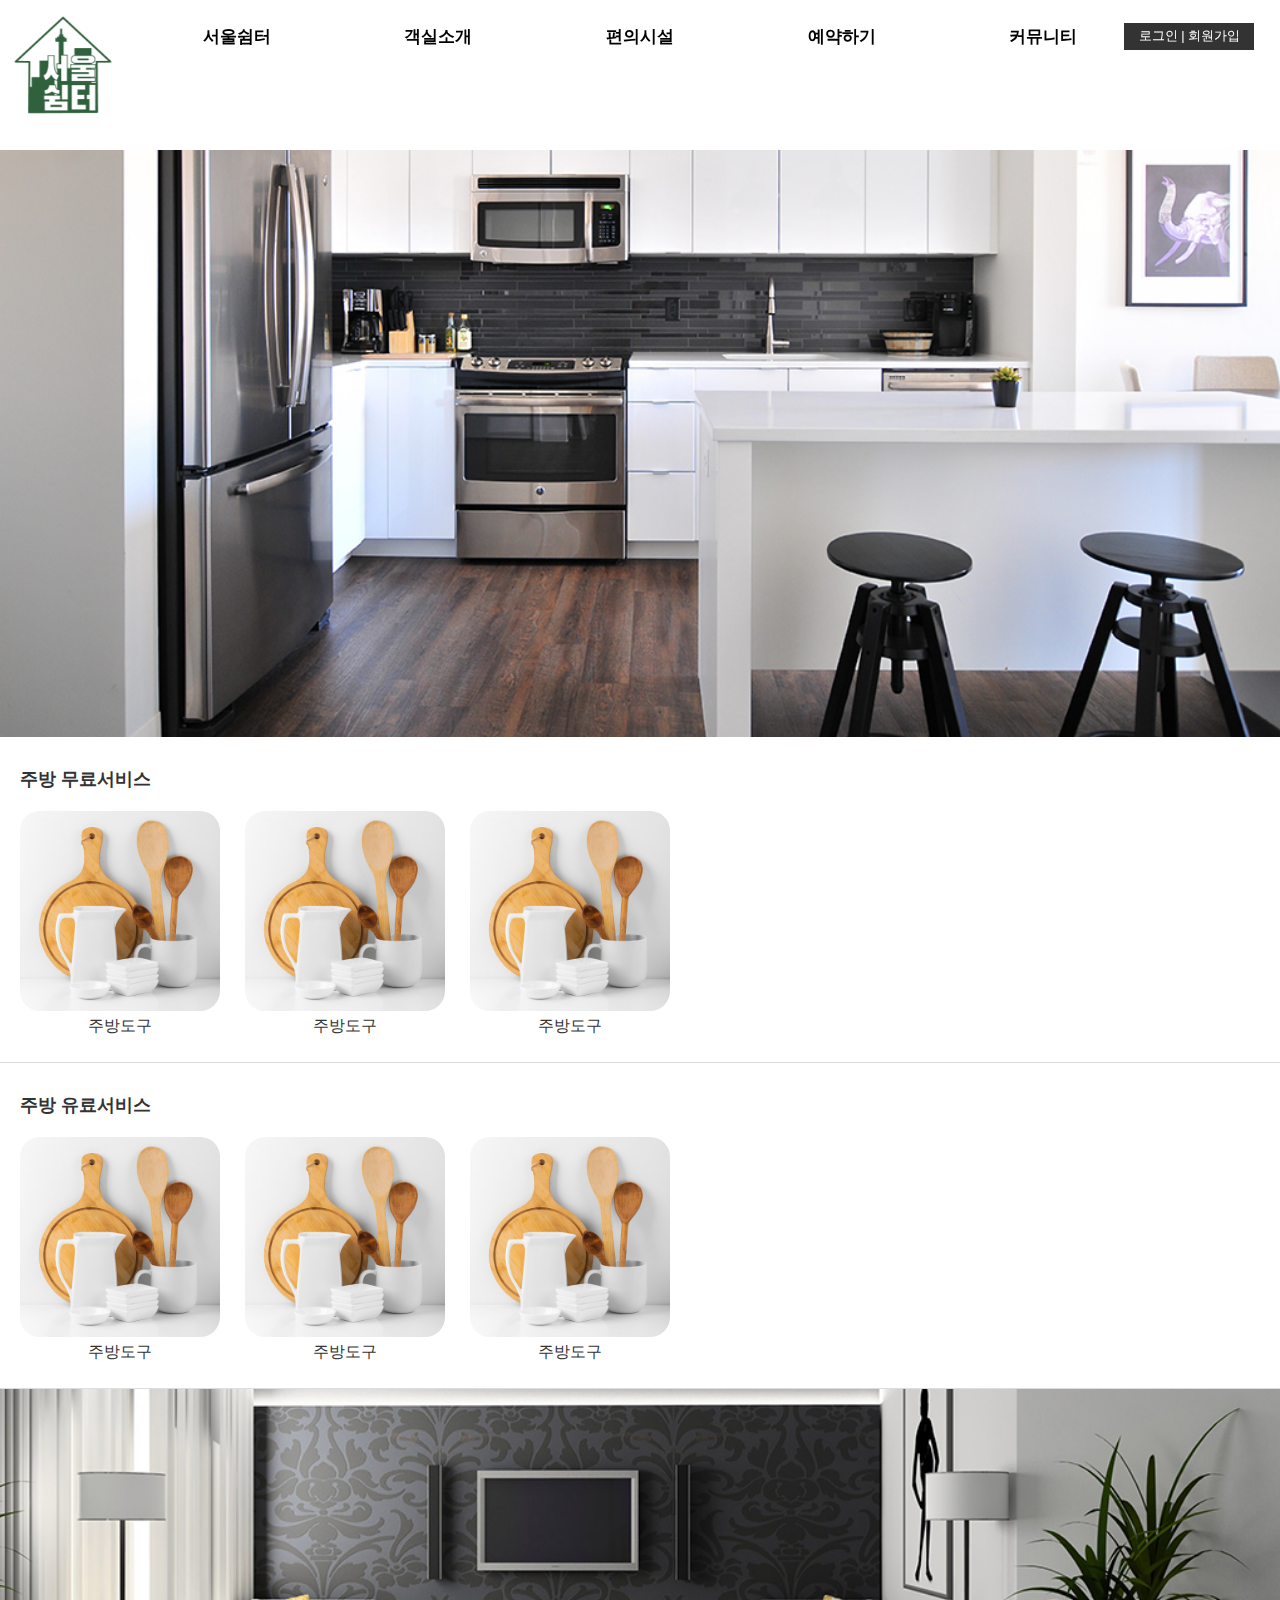
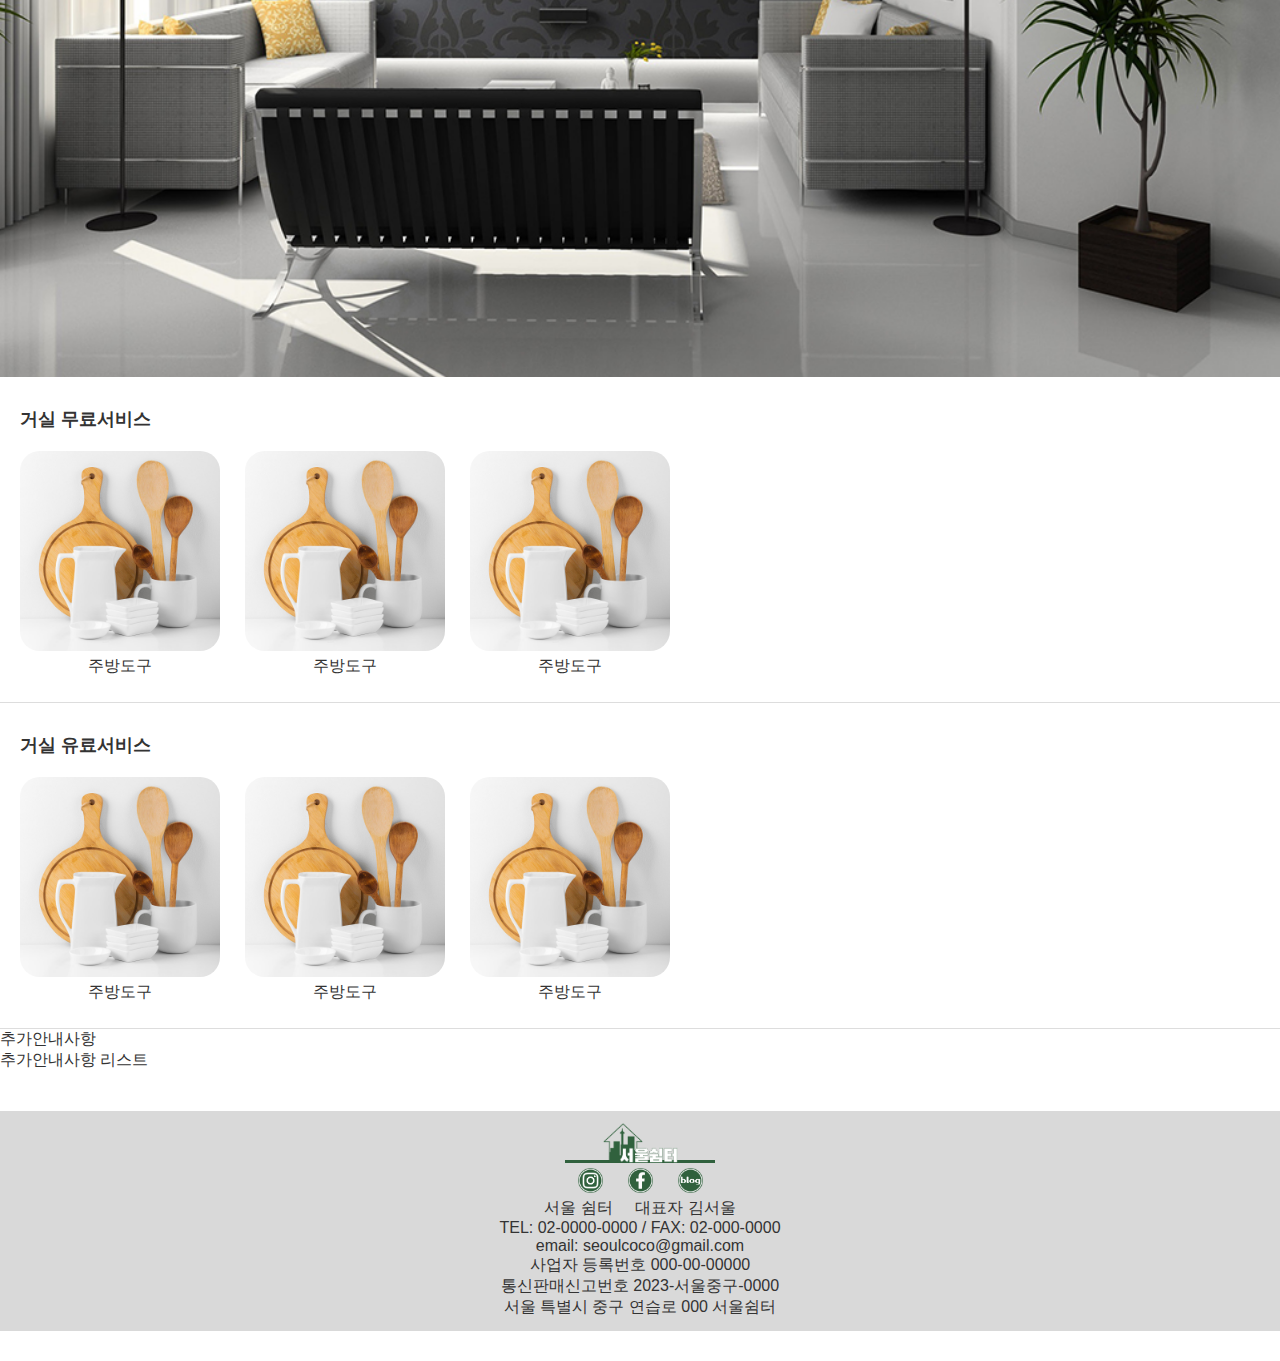
<file: public.html>
<!doctype html>
<html lang="ko">
    <head>
        <meta charset="utf-8">
        <meta name="viewport" content="width=device-width, initial-scale=1.0">
        <meta name="keyword" content="서울, 휴식, 편안함">
        <meta name="description" content="내일을 위한 오늘의 휴식을 줍니다.">
        <meta name="author" content="ezen">
        <meta property="og:type" content="html">
        <meta property="og:title" content="서울쉼터">
        <meta property="og:description" content="내일을 위한 오늘의 휴식을 줍니다.">
        <meta property="og:image" content="./images/sns_400_200.jpg">
        <meta property="og:url" content="">
        <title>서울쉼터</title>
        <link rel="shortcut icon" href="./images/seoul_rest_area_favicon_2.png">
        <link rel="stylesheet" href="https://cdnjs.cloudflare.com/ajax/libs/font-awesome/4.7.0/css/font-awesome.min.css">
        <link rel="stylesheet" href="./css/common.css">
        <link rel="stylesheet" href="./css/public.css">
        <script src="./js/jquery-3.7.1.min.js"></script>
        <script src="./js/common.js"></script>
        <script src="./js/public.js"></script>
         <!-- Demo styles -->
         <style>
           
        </style>
        <script>

        </script>
    </head>
    <body>
        <h1>
            <a href="index.html">
                <img src="./images/seoul_rest_area_nobgc_2_30613d.png" alt="서울쉼터로고">
            </a>
        </h1>
        <header>
            <div id="header-container">
                <nav id="desk-nav">   
                    <div class="first">
                        <a href="info.html">서울쉼터</a>
                        <div class="drop-down">
                            <a href="info.html#intro">숙소 소개</a>
                            <a href="info.html#info-lg">위치</a>
                            <a href="info.html#info-sights">주변 여행지</a>
                        </div>
                    </div>
                    <div class="first">
                        <a href="rooms.html">객실소개</a>
                        <div class="drop-down">
                            <a href="roomda.html">스탠다드 더블A</a>
                            <a href="roomdb.html">스탠다드 더블B</a>
                            <a href="roomta.html">스탠다드 트윈A</a>
                            <a href="roomtb.html">스탠다드 트윈B</a>
                            <a href="roomwd.html">와이드더블</a>
                        </div>
                    </div>
                    <div class="first">
                        <a href="public.html">편의시설</a>
                        <div class="drop-down">
                            <a href="public.html">공유주방</a>
                            <a href="public.html">공유거실</a>
                        </div>
                    </div>
                    <div class="first">
                        <a href="reservation.html">예약하기</a>
                        <div class="drop-down">
                            
                        </div>
                    </div>
                    <div class="first">
                        <a href="community.html">커뮤니티</a>
                        <div class="drop-down">
                            <a href="community.html#notice">공지사항</a>
                            <a href="community.html#qna">묻고답하기</a>
                            <a href="community.html#fqa">자주묻는 질문</a>
                            <a href="community.html#cs">고객상담</a>
                        </div>
                    </div>
                    <div class="d-login-g">
                        <a href="login.html">로그인 |</a>
                        <a href="member.html">&nbsp;회원가입</a>
                    </div>
                    <div class="full-back"></div>
                </nav>  
                
                <div id="right-things">
                    <div class="phone-call">
                        <img src="./images/phone_call_31613d.png">
                    </div>
                    <nav id="m-nav">
                        <button class="fa fa-bars m-open"></button>
                        <div class="m-content">
                            <div class="m-body">
                                <button class="m-close">X</button>
                                <div class="m-menu">
                                    <div class="menu-g">
                                        <a href="#">서울쉼터<span class="fa fa-angle-right arrow"></span></a>
                                        <div class="m-drop-down">
                                            <a href="info.html#intro">숙소 소개</a>
                                            <a href="info.html#info-lg">위치</a>
                                            <a href="info.html#info-sights">주변 여행지</a>
                                        </div>
                                    </div>
                                    <div class="menu-g">
                                        <a href="#">객실소개<span class="fa fa-angle-right arrow"></span></a>
                                        <div class="m-drop-down"> 
                                            <a href="roomda.html">스탠다드 더블A</a>
                                            <a href="roomdb.html">스탠다드 더블B</a>
                                            <a href="roomta.html">스탠다드 트윈A</a>
                                            <a href="roomtb.html">스탠다드 트윈B</a>
                                            <a href="roomwd.html">와이드더블</a>
                                        </div>
                                    </div>
                                    <div class="menu-g"> 
                                        <a href="#">편의시설<span class="fa fa-angle-right arrow"></span></a>
                                        <div class="m-drop-down">
                                            <a href="public.html">공유주방</a>
                                            <a href="public.html">공유거실</a>
                                        </div>
                                    </div>
                                    <div class="menu-g">
                                        <a href="#">예약하기<span class="fa fa-angle-right arrow"></span></a>
                                        <div class="m-drop-down">
                                            <a href="reservation.html">예약페이지</a>
                                        </div>
                                    </div>
                                    <div class="menu-g">
                                        <a href="#">커뮤니티<span class="fa fa-angle-right arrow"></span></a>
                                        <div class="m-drop-down">
                                            <a href="community.html#notice">공지사항</a>
                                            <a href="community.html#qna">묻고답하기</a>
                                            <a href="community.html#fqa">자주묻는 질문</a>
                                            <a href="community.html#cs">고객상담</a>
                                        </div>
                                    </div>                                
                                </div>
                                <div class="m-login-g">
                                    <a href="login.html">로그인</a> |
                                    <a href="member.html">회원가입</a>
                                </div>
                            </div>
                        </div>
                    </nav>
                    
                </div>  
            </div>
        </header>
        <section id="body-container">
            <div class="kc">
                <div class="kc-img">
                    <img src="./images/m_kichen.jpg" alt="서울쉼터 주방">
                </div>
                <div class="kc-contents">
                    <h4>주방 무료서비스</h4>
                    <div class="services">
                        <div class="service">
                            <div class="service-img">
                                <img src="./images/concierge_kichen_tools.jpg">
                            </div>
                            <p>주방도구</p>
                        </div>
                        <div class="service">
                            <div class="service-img">
                                <img src="./images/concierge_kichen_tools.jpg">
                            </div>
                            <p>주방도구</p>
                        </div>
                        <div class="service">
                            <div class="service-img">
                                <img src="./images/concierge_kichen_tools.jpg">
                            </div>
                            <p>주방도구</p>
                        </div>
                    </div>
                    <h4>주방 유료서비스</h4>
                    <div class="services">
                        <div class="service">
                            <div class="service-img">
                                <img src="./images/concierge_kichen_tools.jpg">
                            </div>
                            <p>주방도구</p>
                        </div>
                        <div class="service">
                            <div class="service-img">
                                <img src="./images/concierge_kichen_tools.jpg">
                            </div>
                            <p>주방도구</p>
                        </div>
                        <div class="service">
                            <div class="service-img">
                                <img src="./images/concierge_kichen_tools.jpg">
                            </div>
                            <p>주방도구</p>
                        </div>
                    </div>
                </div>         
            </div>
            <div class="lr">
                <div class="lr-img">
                    <img src="./images/m_livingroom.jpg" alt="서울쉼터 거실">
                </div>
                <div class="lr-contents">
                    <h4>거실 무료서비스</h4>
                    <div class="services">
                        <div class="service">
                            <div class="service-img">
                                <img src="./images/concierge_kichen_tools.jpg">
                            </div>
                            <p>주방도구</p>
                        </div>
                        <div class="service">
                            <div class="service-img">
                                <img src="./images/concierge_kichen_tools.jpg">
                            </div>
                            <p>주방도구</p>
                        </div>
                        <div class="service">
                            <div class="service-img">
                                <img src="./images/concierge_kichen_tools.jpg">
                            </div>
                            <p>주방도구</p>
                        </div>
                    </div>
                    <h4>거실 유료서비스</h4>
                    <div class="services">
                        <div class="service">
                            <div class="service-img">
                                <img src="./images/concierge_kichen_tools.jpg">
                            </div>
                            <p>주방도구</p>
                        </div>
                        <div class="service">
                            <div class="service-img">
                                <img src="./images/concierge_kichen_tools.jpg">
                            </div>
                            <p>주방도구</p>
                        </div>
                        <div class="service">
                            <div class="service-img">
                                <img src="./images/concierge_kichen_tools.jpg">
                            </div>
                            <p>주방도구</p>
                        </div>
                    </div>
                </div>
            </div>
            <div class="more-info">
                <div class="more-info-title">
                    추가안내사항
                </div>
                <ul>
                    <li>추가안내사항 리스트</li>
                </ul>
            </div>
        </section>
        <footer>
            <div class="footer-grayback">
                <div class="footer-img-g">
                    <div class="logo_">
                        <div class="footer-logo">
                            <img src="./images/seoul_rest_area_wide_30613d.png" alt="서울쉼터">
                        </div>
                    </div>
                    <div class="sns-logo-g">
                        <div class="sns-logo">
                            <div>
                                <img src="./images/logo_insta_wh.png" alt="인스타그램">
                            </div>
                        </div>
                        <div class="sns-logo">
                            <div>
                                <img src="./images/logo_facebook_wh.png" alt="페이스북">
                            </div>
                        </div>
                        <div class="sns-logo">
                            <div>
                                <img src="./images/logo_blog_wh.png" alt="블로그">
                            </div>
                        </div>
                    </div>
                </div>
                <div class="footer-info">
                    <p>서울 쉼터 &nbsp;&nbsp;&nbsp; 대표자 김서울</p>
                    <p>TEL: 02-0000-0000 / FAX: 02-000-0000</p>
                    <p>email: seoulcoco@gmail.com</p>
                    <p>사업자 등록번호 000-00-00000</p>
                    <p>통신판매신고번호 2023-서울중구-0000</p>
                    <p>서울 특별시 중구 연습로 000 서울쉼터</p>
                </div>
            </div>
            <div class="footer-whiteback"></div>         
        </footer>
        <!-- Initialize Swiper -->
        <script>
           
        </script>
    </body>
</html>
</file>
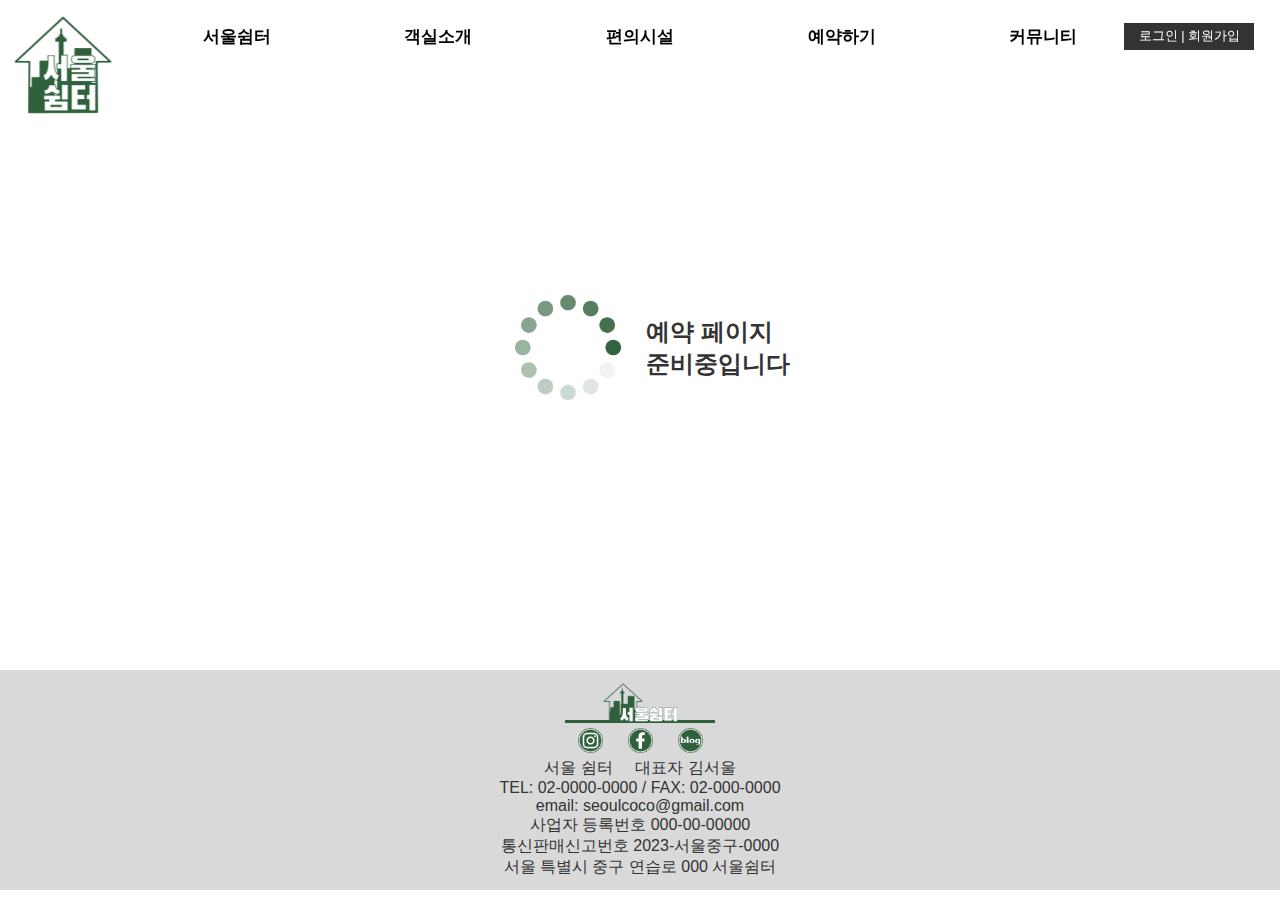
<file: reservation.html>
<!doctype html>
<html lang="ko">
    <head>
        <meta charset="utf-8">
        <meta name="viewport" content="width=device-width, initial-scale=1.0">
        <meta name="keyword" content="서울, 휴식, 편안함">
        <meta name="description" content="내일을 위한 오늘의 휴식을 줍니다.">
        <meta name="author" content="ezen">
        <meta property="og:type" content="html">
        <meta property="og:title" content="서울쉼터">
        <meta property="og:description" content="내일을 위한 오늘의 휴식을 줍니다.">
        <meta property="og:image" content="./images/sns_400_200.jpg">
        <meta property="og:url" content="">
        <title>서울쉼터</title>
        <link rel="shortcut icon" href="./images/seoul_rest_area_favicon_2.png">
        <link rel="stylesheet" href="https://cdnjs.cloudflare.com/ajax/libs/font-awesome/4.7.0/css/font-awesome.min.css">
        <link rel="stylesheet" href="./css/common.css">
        <link rel="stylesheet" href="./css/reservation.css">
        <script src="./js/jquery-3.7.1.min.js"></script>
        <script src="./js/common.js"></script>
        <script src="./js/reservation.js"></script>
         <!-- Demo styles -->
         <style>
           
        </style>
        <script>

        </script>
    </head>
    <body>
        <h1>
            <a href="index.html">
                <img src="./images/seoul_rest_area_nobgc_2_30613d.png" alt="서울쉼터로고">
            </a>
        </h1>
        <header>
            <div id="header-container">
                <nav id="desk-nav">   
                    <div class="first">
                        <a href="info.html">서울쉼터</a>
                        <div class="drop-down">
                            <a href="info.html#intro">숙소 소개</a>
                            <a href="info.html#info-lg">위치</a>
                            <a href="info.html#info-sights">주변 여행지</a>
                        </div>
                    </div>
                    <div class="first">
                        <a href="rooms.html">객실소개</a>
                        <div class="drop-down">
                            <a href="roomda.html">스탠다드 더블A</a>
                            <a href="roomdb.html">스탠다드 더블B</a>
                            <a href="roomta.html">스탠다드 트윈A</a>
                            <a href="roomtb.html">스탠다드 트윈B</a>
                            <a href="roomwd.html">와이드더블</a>
                        </div>
                    </div>
                    <div class="first">
                        <a href="public.html">편의시설</a>
                        <div class="drop-down">
                            <a href="public.html">공유주방</a>
                            <a href="public.html">공유거실</a>
                        </div>
                    </div>
                    <div class="first">
                        <a href="reservation.html">예약하기</a>
                        <div class="drop-down">
                            
                        </div>
                    </div>
                    <div class="first">
                        <a href="community.html">커뮤니티</a>
                        <div class="drop-down">
                            <a href="community.html#notice">공지사항</a>
                            <a href="community.html#qna">묻고답하기</a>
                            <a href="community.html#fqa">자주묻는 질문</a>
                            <a href="community.html#cs">고객상담</a>
                        </div>
                    </div>
                    <div class="d-login-g">
                        <a href="login.html">로그인 |</a>
                        <a href="member.html">&nbsp;회원가입</a>
                    </div>
                    <div class="full-back"></div>
                </nav>  
                
                <div id="right-things">
                    <div class="phone-call">
                        <img src="./images/phone_call_31613d.png">
                    </div>
                    <nav id="m-nav">
                        <button class="fa fa-bars m-open"></button>
                        <div class="m-content">
                            <div class="m-body">
                                <button class="m-close">X</button>
                                <div class="m-menu">
                                    <div class="menu-g">
                                        <a href="#">서울쉼터<span class="fa fa-angle-right arrow"></span></a>
                                        <div class="m-drop-down">
                                            <a href="info.html#intro">숙소 소개</a>
                                            <a href="info.html#info-lg">위치</a>
                                            <a href="info.html#info-sights">주변 여행지</a>
                                        </div>
                                    </div>
                                    <div class="menu-g">
                                        <a href="#">객실소개<span class="fa fa-angle-right arrow"></span></a>
                                        <div class="m-drop-down"> 
                                            <a href="roomda.html">스탠다드 더블A</a>
                                            <a href="roomdb.html">스탠다드 더블B</a>
                                            <a href="roomta.html">스탠다드 트윈A</a>
                                            <a href="roomtb.html">스탠다드 트윈B</a>
                                            <a href="roomwd.html">와이드더블</a>
                                        </div>
                                    </div>
                                    <div class="menu-g"> 
                                        <a href="#">편의시설<span class="fa fa-angle-right arrow"></span></a>
                                        <div class="m-drop-down">
                                            <a href="public.html">공유주방</a>
                                            <a href="public.html">공유거실</a>
                                        </div>
                                    </div>
                                    <div class="menu-g">
                                        <a href="#">예약하기<span class="fa fa-angle-right arrow"></span></a>
                                        <div class="m-drop-down">
                                            <a href="reservation.html">예약페이지</a>
                                        </div>
                                    </div>
                                    <div class="menu-g">
                                        <a href="#">커뮤니티<span class="fa fa-angle-right arrow"></span></a>
                                        <div class="m-drop-down">
                                            <a href="community.html#notice">공지사항</a>
                                            <a href="community.html#qna">묻고답하기</a>
                                            <a href="community.html#fqa">자주묻는 질문</a>
                                            <a href="community.html#cs">고객상담</a>
                                        </div>
                                    </div>                                
                                </div>
                                <div class="m-login-g">
                                    <a href="login.html">로그인</a> |
                                    <a href="member.html">회원가입</a>
                                </div>
                            </div>
                        </div>
                    </nav>
                    
                </div>  
            </div>
        </header>
        <section id="body-container">
            <main>
                <div>
                    <div>
                        <img src="./images/Spinner-2s-237px.gif">
                    </div>
                    <h2>예약 페이지 준비중입니다</h2>
                </div>
            </main>    
        </section>
        <footer>
            <div class="footer-grayback">
                <div class="footer-img-g">
                    <div class="logo_">
                        <div class="footer-logo">
                            <img src="./images/seoul_rest_area_wide_30613d.png" alt="서울쉼터">
                        </div>
                    </div>
                    <div class="sns-logo-g">
                        <div class="sns-logo">
                            <div>
                                <img src="./images/logo_insta_wh.png" alt="인스타그램">
                            </div>
                        </div>
                        <div class="sns-logo">
                            <div>
                                <img src="./images/logo_facebook_wh.png" alt="페이스북">
                            </div>
                        </div>
                        <div class="sns-logo">
                            <div>
                                <img src="./images/logo_blog_wh.png" alt="블로그">
                            </div>
                        </div>
                    </div>
                </div>
                <div class="footer-info">
                    <p>서울 쉼터 &nbsp;&nbsp;&nbsp; 대표자 김서울</p>
                    <p>TEL: 02-0000-0000 / FAX: 02-000-0000</p>
                    <p>email: seoulcoco@gmail.com</p>
                    <p>사업자 등록번호 000-00-00000</p>
                    <p>통신판매신고번호 2023-서울중구-0000</p>
                    <p>서울 특별시 중구 연습로 000 서울쉼터</p>
                </div>
            </div>
            <div class="footer-whiteback"></div> 
        </footer>
        <!-- Initialize Swiper -->
        <script>
           alert('준비중입니다.')
        </script>
    </body>
</html>
</file>
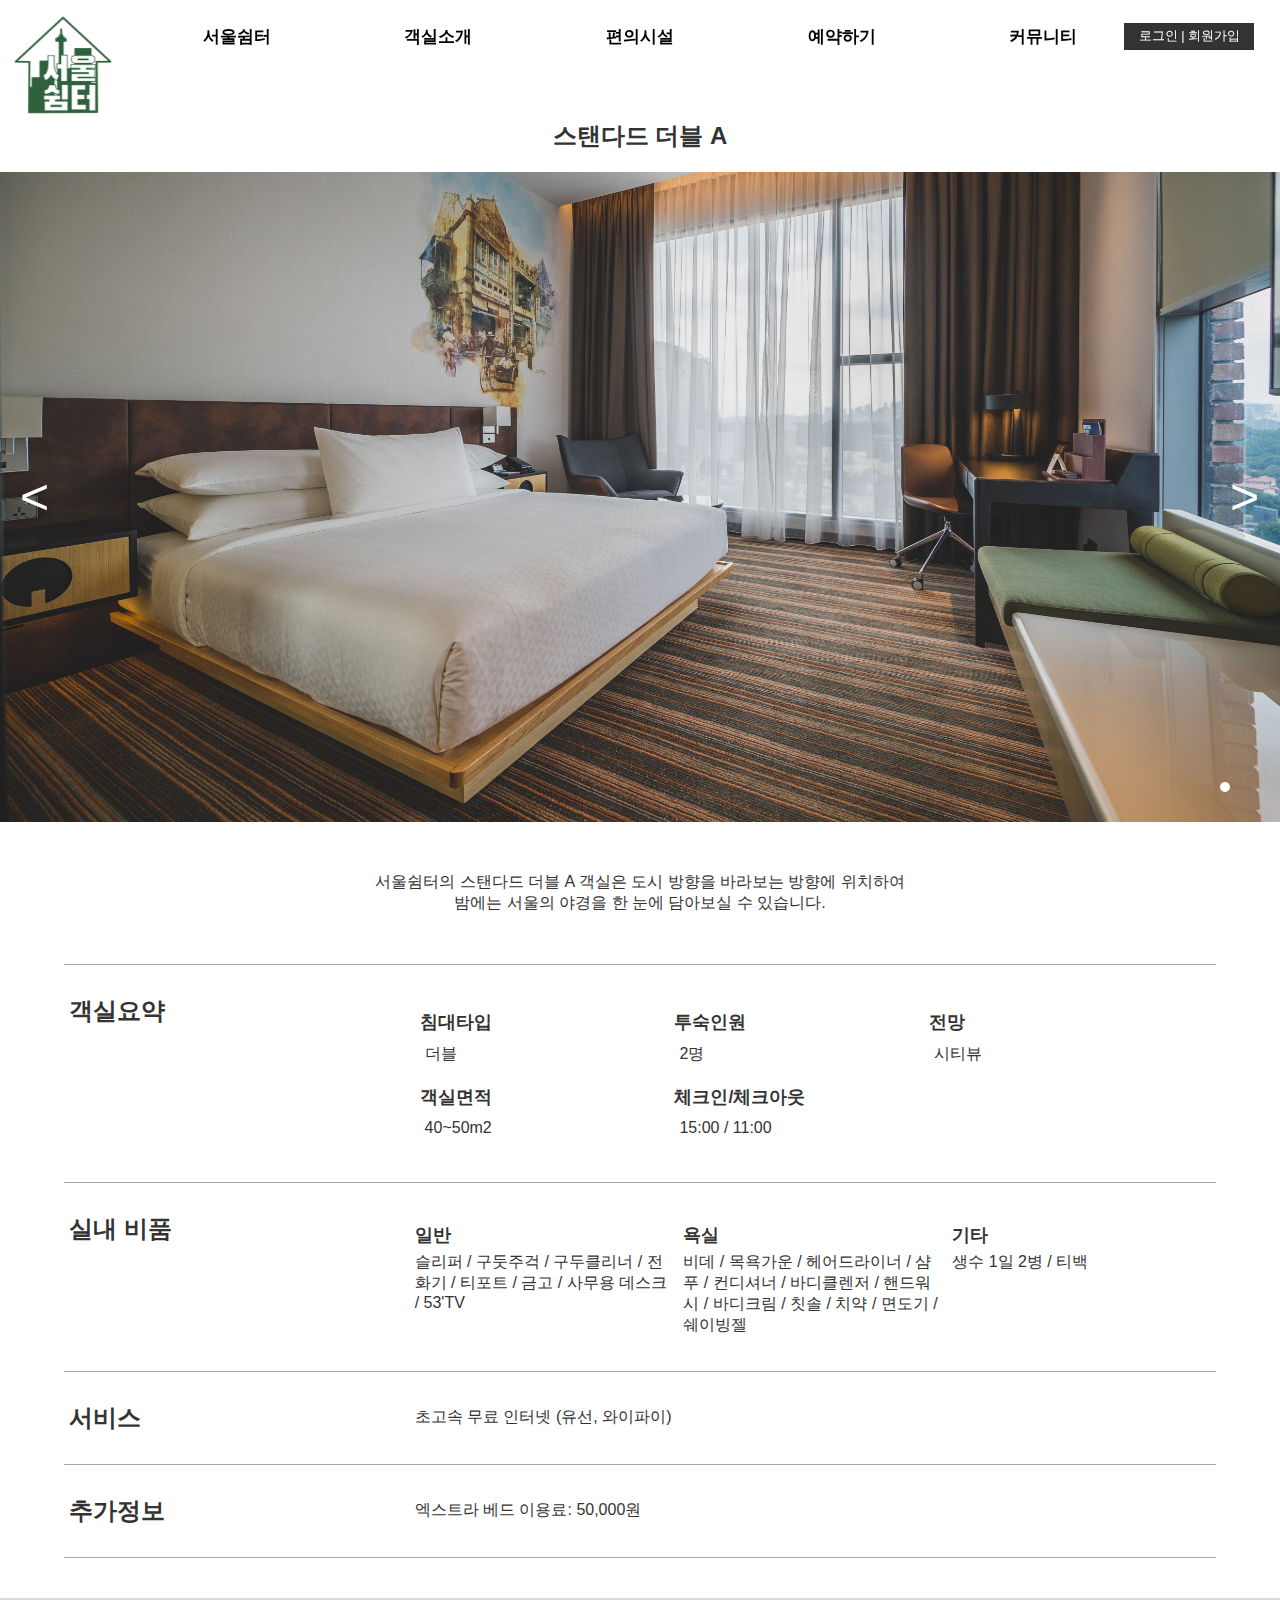
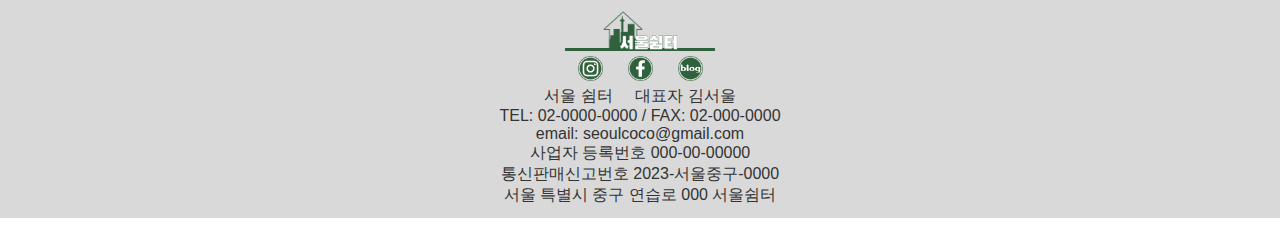
<file: roomda.html>
<!doctype html>
<html lang="ko">
    <head>
        <meta charset="utf-8">
        <meta name="viewport" content="width=device-width, initial-scale=1.0">
        <meta name="keyword" content="서울, 휴식, 편안함">
        <meta name="description" content="내일을 위한 오늘의 휴식을 줍니다.">
        <meta name="author" content="ezen">
        <meta property="og:type" content="html">
        <meta property="og:title" content="서울쉼터">
        <meta property="og:description" content="내일을 위한 오늘의 휴식을 줍니다.">
        <meta property="og:image" content="./images/sns_400_200.jpg">
        <meta property="og:url" content="">
        <title>서울쉼터</title>
        <link rel="shortcut icon" href="./images/seoul_rest_area_favicon_2.png">
        <link rel="stylesheet" href="https://cdnjs.cloudflare.com/ajax/libs/font-awesome/4.7.0/css/font-awesome.min.css">
        <link rel="stylesheet" href="./css/common.css">
        <link rel="stylesheet" href="./css/roomda.css">
        <script src="./js/jquery-3.7.1.min.js"></script>
        <script src="./js/common.js"></script>
        <script src="./js/roomda.js"></script>
         <!-- Demo styles -->
         <style>
           
        </style>
        <script>

        </script>
    </head>
    <body>
        <h1>
            <a href="index.html">
                <img src="./images/seoul_rest_area_nobgc_2_30613d.png" alt="서울쉼터로고">
            </a>
        </h1>
        <header>
            <div id="header-container">
                <nav id="desk-nav">   
                    <div class="first">
                        <a href="info.html">서울쉼터</a>
                        <div class="drop-down">
                            <a href="info.html#intro">숙소 소개</a>
                            <a href="info.html#info-lg">위치</a>
                            <a href="info.html#info-sights">주변 여행지</a>
                        </div>
                    </div>
                    <div class="first">
                        <a href="rooms.html">객실소개</a>
                        <div class="drop-down">
                            <a href="roomda.html">스탠다드 더블A</a>
                            <a href="roomdb.html">스탠다드 더블B</a>
                            <a href="roomta.html">스탠다드 트윈A</a>
                            <a href="roomtb.html">스탠다드 트윈B</a>
                            <a href="roomwd.html">와이드더블</a>
                        </div>
                    </div>
                    <div class="first">
                        <a href="public.html">편의시설</a>
                        <div class="drop-down">
                            <a href="public.html">공유주방</a>
                            <a href="public.html">공유거실</a>
                        </div>
                    </div>
                    <div class="first">
                        <a href="reservation.html">예약하기</a>
                        <div class="drop-down">
                            
                        </div>
                    </div>
                    <div class="first">
                        <a href="community.html">커뮤니티</a>
                        <div class="drop-down">
                            <a href="community.html#notice">공지사항</a>
                            <a href="community.html#qna">묻고답하기</a>
                            <a href="community.html#fqa">자주묻는 질문</a>
                            <a href="community.html#cs">고객상담</a>
                        </div>
                    </div>
                    <div class="d-login-g">
                        <a href="login.html">로그인 |</a>
                        <a href="member.html">&nbsp;회원가입</a>
                    </div>
                    <div class="full-back"></div>
                </nav>  
               
                <div id="right-things">
                    <div class="phone-call">
                        <img src="./images/phone_call_31613d.png">
                    </div>
                    <nav id="m-nav">
                        <button class="fa fa-bars m-open"></button>
                        <div class="m-content">
                            <div class="m-body">
                                <button class="m-close">X</button>
                                <div class="m-menu">
                                    <div class="menu-g">
                                        <a href="#">서울쉼터<span class="fa fa-angle-right arrow"></span></a>
                                        <div class="m-drop-down">
                                            <a href="info.html#intro">숙소 소개</a>
                                            <a href="info.html#info-lg">위치</a>
                                            <a href="info.html#info-sights">주변 여행지</a>
                                        </div>
                                    </div>
                                    <div class="menu-g">
                                        <a href="#">객실소개<span class="fa fa-angle-right arrow"></span></a>
                                        <div class="m-drop-down"> 
                                            <a href="roomda.html">스탠다드 더블A</a>
                                            <a href="roomdb.html">스탠다드 더블B</a>
                                            <a href="roomta.html">스탠다드 트윈A</a>
                                            <a href="roomtb.html">스탠다드 트윈B</a>
                                            <a href="roomwd.html">와이드더블</a>
                                        </div>
                                    </div>
                                    <div class="menu-g"> 
                                        <a href="#">편의시설<span class="fa fa-angle-right arrow"></span></a>
                                        <div class="m-drop-down">
                                            <a href="public.html">공유주방</a>
                                            <a href="public.html">공유거실</a>
                                        </div>
                                    </div>
                                    <div class="menu-g">
                                        <a href="#">예약하기<span class="fa fa-angle-right arrow"></span></a>
                                        <div class="m-drop-down">
                                            <a href="reservation.html">예약페이지</a>
                                        </div>
                                    </div>
                                    <div class="menu-g">
                                        <a href="#">커뮤니티<span class="fa fa-angle-right arrow"></span></a>
                                        <div class="m-drop-down">
                                            <a href="community.html#notice">공지사항</a>
                                            <a href="community.html#qna">묻고답하기</a>
                                            <a href="community.html#fqa">자주묻는 질문</a>
                                            <a href="community.html#cs">고객상담</a>
                                        </div>
                                    </div>                                
                                </div>
                                <div class="m-login-g">
                                    <a href="login.html">로그인</a> |
                                    <a href="member.html">회원가입</a>
                                </div>
                            </div>
                        </div>
                    </nav>
                    
                </div>  
            </div>
        </header>
        <section id="body-container">
           <h2>스탠다드 더블 A</h2>
           <div class="roomda-slide-g">
                <div class="roomda-slides">
                    <div class="roomda-slide">
                        <img src="./images/m_room_da.jpg" alt="스탠다드 더블A">
                        <img src="./images/d_room_da.jpg" alt="스탠다드 더블A">
                    </div>
                    <div class="roomda-slide">
                        <img src="./images/m_room_da_table.jpg" alt="스탠다드 더블A 객실 테이블">
                        <img src="./images/d_room_da_table.jpg" alt="스탠다드 더블A 객실 테이블">
                    </div>
                    <div class="roomda-slide">
                        <img src="./images/m_room_da_bath.jpg" alt="스탠다드 더블A 객실 욕실">
                        <img src="./images/d_room_da_bath.jpg" alt="스탠다드 더블A 객실 욕실">
                    </div>
                </div>
                <button class="roomda-pbt">&lt;</button>
                <button class="roomda-nbt">&gt;</button>
                <div class="pagenation">
                    <div class="dot">1</div>
                </div>
           </div>
           <div class="roomda-explanation">서울쉼터의 스탠다드 더블 A 객실은 도시 방향을 바라보는 방향에 위치하여<br>밤에는 서울의 야경을 한 눈에 담아보실 수 있습니다.</div>
           <div class="roomda-ex-area">
                <h4>객실요약</h4>
                <div class="roomda-ex-g">
                    <div class="little-ex">
                        <h5>침대타입</h5>
                        <div class="little-p">더블</div>    
                    </div>
                    <div class="little-ex">
                        <h5>투숙인원</h5>
                        <div class="little-p">2명</div>    
                    </div>
                    <div class="little-ex">
                        <h5>전망</h5>
                        <div class="little-p">시티뷰</div>    
                    </div>
                    <div class="little-ex">
                        <h5>객실면적</h5>
                        <div class="little-p">40~50m2</div>    
                    </div>
                    <div class="little-ex">
                        <h5>체크인/체크아웃</h5>
                        <div class="little-p">15:00 / 11:00</div>    
                    </div>
                </div>    
           </div>
           <div class="roomda-ex-area">
                <h4>실내 비품</h4>
                <div>
                    <div>일반</div>슬리퍼 / 구둣주걱 / 구두클리너 / 전화기 / 티포트 / 금고 / 사무용 데스크 / 53'TV
                </div>
                <div>
                    <div>욕실</div>비데 / 목욕가운 / 헤어드라이너 / 샴푸 / 컨디셔너 / 바디클렌저 / 핸드워시 / 바디크림 / 칫솔 / 치약 / 면도기 / 쉐이빙젤
                </div>
                <div>
                    <div>기타</div>생수 1일 2병 / 티백
                </div>
           </div>
           <div class="roomda-ex-area">
            <h4>서비스</h4>
                <ul>
                    <li>초고속 무료 인터넷 &#40;유선, 와이파이&#41;</li>
                </ul>
           </div>
           <div class="roomda-ex-area">
            <h4>추가정보</h4>
                <div>
                    엑스트라 베드 이용료: 50,000원
                </div>
           </div>
        </section>
        <footer>
            <div class="footer-grayback">
                <div class="footer-img-g">
                    <div class="logo_">
                        <div class="footer-logo">
                            <img src="./images/seoul_rest_area_wide_30613d.png" alt="서울쉼터">
                        </div>
                    </div>
                    <div class="sns-logo-g">
                        <div class="sns-logo">
                            <div>
                                <img src="./images/logo_insta_wh.png" alt="인스타그램">
                            </div>
                        </div>
                        <div class="sns-logo">
                            <div>
                                <img src="./images/logo_facebook_wh.png" alt="페이스북">
                            </div>
                        </div>
                        <div class="sns-logo">
                            <div>
                                <img src="./images/logo_blog_wh.png" alt="블로그">
                            </div>
                        </div>
                    </div>
                </div>
                <div class="footer-info">
                    <p>서울 쉼터 &nbsp;&nbsp;&nbsp; 대표자 김서울</p>
                    <p>TEL: 02-0000-0000 / FAX: 02-000-0000</p>
                    <p>email: seoulcoco@gmail.com</p>
                    <p>사업자 등록번호 000-00-00000</p>
                    <p>통신판매신고번호 2023-서울중구-0000</p>
                    <p>서울 특별시 중구 연습로 000 서울쉼터</p>
                </div>
            </div>
            <div class="footer-whiteback"></div>         
        </footer>
        <!-- Initialize Swiper -->
        <script>
           
        </script>
    </body>
</html>
</file>
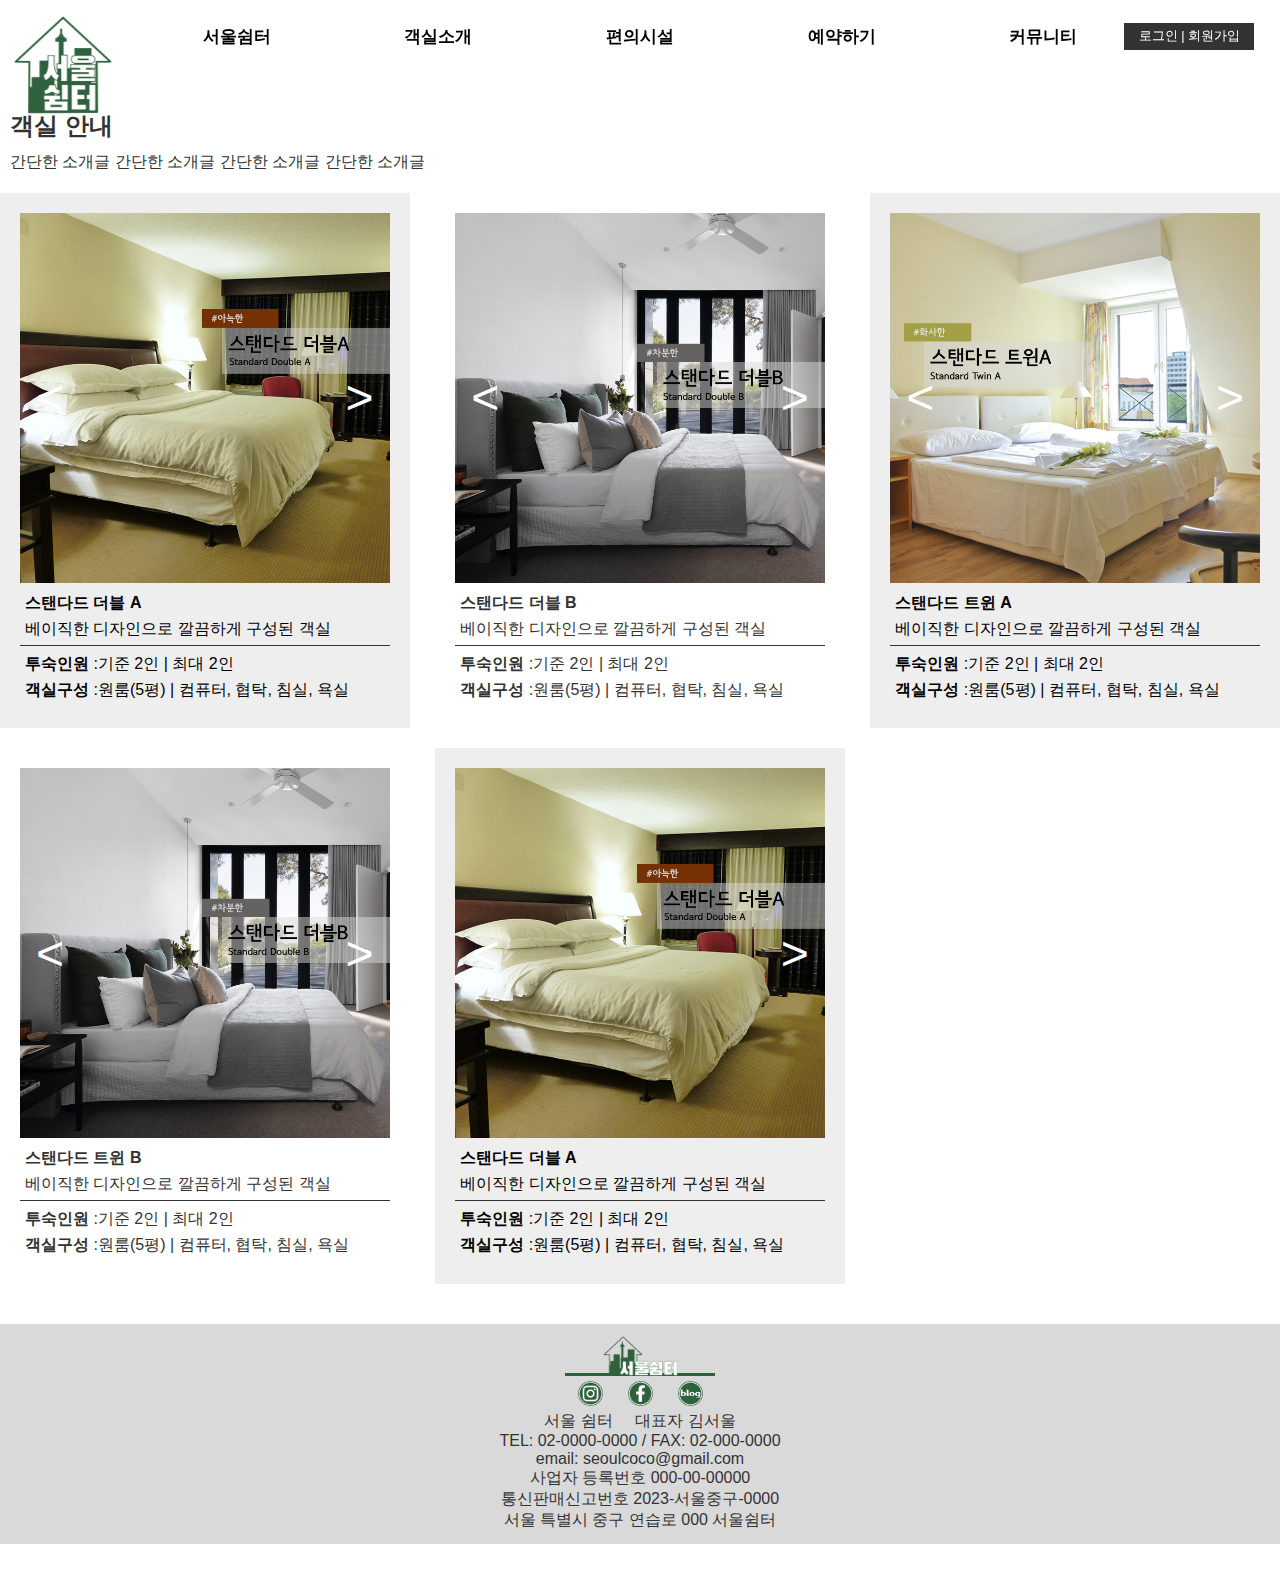
<file: rooms.html>
<!doctype html>
<html lang="ko">
    <head>
        <meta charset="utf-8">
        <meta name="viewport" content="width=device-width, initial-scale=1.0">
        <meta name="keyword" content="서울, 휴식, 편안함">
        <meta name="description" content="내일을 위한 오늘의 휴식을 줍니다.">
        <meta name="author" content="ezen">
        <meta property="og:type" content="html">
        <meta property="og:title" content="서울쉼터">
        <meta property="og:description" content="내일을 위한 오늘의 휴식을 줍니다.">
        <meta property="og:image" content="./images/sns_400_200.jpg">
        <meta property="og:url" content="">
        <title>서울쉼터</title>
        <link rel="shortcut icon" href="./images/seoul_rest_area_favicon_2.png">
        <link rel="stylesheet" href="https://cdnjs.cloudflare.com/ajax/libs/font-awesome/4.7.0/css/font-awesome.min.css">
        <link rel="stylesheet" href="./css/common.css">
        <link rel="stylesheet" href="./css/rooms.css">
        <script src="./js/jquery-3.7.1.min.js"></script>
        <script src="./js/common.js"></script>
        <script src="./js/rooms.js"></script>
         <!-- Demo styles -->
         <style>
           
        </style>
        <script>

        </script>
    </head>
    <body>
        <h1>
            <a href="index.html">
                <img src="./images/seoul_rest_area_nobgc_2_30613d.png" alt="서울쉼터로고">
            </a>
        </h1>
        <header>
            <div id="header-container">
                <nav id="desk-nav">   
                    <div class="first">
                        <a href="info.html">서울쉼터</a>
                        <div class="drop-down">
                            <a href="info.html#intro">숙소 소개</a>
                            <a href="info.html#info-lg">위치</a>
                            <a href="info.html#info-sights">주변 여행지</a>
                        </div>
                    </div>
                    <div class="first">
                        <a href="rooms.html">객실소개</a>
                        <div class="drop-down">
                            <a href="roomda.html">스탠다드 더블A</a>
                            <a href="roomdb.html">스탠다드 더블B</a>
                            <a href="roomta.html">스탠다드 트윈A</a>
                            <a href="roomtb.html">스탠다드 트윈B</a>
                            <a href="roomwd.html">와이드더블</a>
                        </div>
                    </div>
                    <div class="first">
                        <a href="public.html">편의시설</a>
                        <div class="drop-down">
                            <a href="public.html">공유주방</a>
                            <a href="public.html">공유거실</a>
                        </div>
                    </div>
                    <div class="first">
                        <a href="reservation.html">예약하기</a>
                        <div class="drop-down">
                            
                        </div>
                    </div>
                    <div class="first">
                        <a href="community.html">커뮤니티</a>
                        <div class="drop-down">
                            <a href="community.html#notice">공지사항</a>
                            <a href="community.html#qna">묻고답하기</a>
                            <a href="community.html#fqa">자주묻는 질문</a>
                            <a href="community.html#cs">고객상담</a>
                        </div>
                    </div>
                    <div class="d-login-g">
                        <a href="login.html">로그인 |</a>
                        <a href="member.html">&nbsp;회원가입</a>
                    </div>
                    <div class="full-back"></div>
                </nav>  
                
                <div id="right-things">
                    <div class="phone-call">
                        <img src="./images/phone_call_31613d.png">
                    </div>
                    <nav id="m-nav">
                        <button class="fa fa-bars m-open"></button>
                        <div class="m-content">
                            <div class="m-body">
                                <button class="m-close">X</button>
                                <div class="m-menu">
                                    <div class="menu-g">
                                        <a href="#">서울쉼터<span class="fa fa-angle-right arrow"></span></a>
                                        <div class="m-drop-down">
                                            <a href="info.html#intro">숙소 소개</a>
                                            <a href="info.html#info-lg">위치</a>
                                            <a href="info.html#info-sights">주변 여행지</a>
                                        </div>
                                    </div>
                                    <div class="menu-g">
                                        <a href="#">객실소개<span class="fa fa-angle-right arrow"></span></a>
                                        <div class="m-drop-down"> 
                                            <a href="roomda.html">스탠다드 더블A</a>
                                            <a href="roomdb.html">스탠다드 더블B</a>
                                            <a href="roomta.html">스탠다드 트윈A</a>
                                            <a href="roomtb.html">스탠다드 트윈B</a>
                                            <a href="roomwd.html">와이드더블</a>
                                        </div>
                                    </div>
                                    <div class="menu-g"> 
                                        <a href="#">편의시설<span class="fa fa-angle-right arrow"></span></a>
                                        <div class="m-drop-down">
                                            <a href="public.html">공유주방</a>
                                            <a href="public.html">공유거실</a>
                                        </div>
                                    </div>
                                    <div class="menu-g">
                                        <a href="#">예약하기<span class="fa fa-angle-right arrow"></span></a>
                                        <div class="m-drop-down">
                                            <a href="reservation.html">예약페이지</a>
                                        </div>
                                    </div>
                                    <div class="menu-g">
                                        <a href="#">커뮤니티<span class="fa fa-angle-right arrow"></span></a>
                                        <div class="m-drop-down">
                                            <a href="community.html#notice">공지사항</a>
                                            <a href="community.html#qna">묻고답하기</a>
                                            <a href="community.html#fqa">자주묻는 질문</a>
                                            <a href="community.html#cs">고객상담</a>
                                        </div>
                                    </div>                                
                                </div>
                                <div class="m-login-g">
                                    <a href="login.html">로그인</a> |
                                    <a href="member.html">회원가입</a>
                                </div>
                            </div>
                        </div>
                    </nav>
                    
                </div>  
            </div>
        </header>
        <section id="body-container">
            <div class="room-modal-g">
                모달만들기
            </div>
            <main>
                <h2>객실 안내</h2>
                <p>간단한 소개글 간단한 소개글 간단한 소개글 간단한 소개글</p>
                <div class="rooms">
                    <div class="room">
                        <div class="roomda-slg room-slg">
                            <div class="roomda-sls room-sls">
                                <div class="roomda-sl room-sl">
                                    <a href="roomda.html">
                                        <img src="./images/mainthum_room_standard_double_a.jpg" alt="스탠다드더블A">
                                    </a>
                                </div>
                                <div class="roomda-sl room-sl">
                                    <a href="roomda.html">
                                        <img src="./images/mainthum_room_standard_double_b.jpg" alt="스탠다드더블A">
                                    </a>
                                </div>
                                <div class="roomda-sl room-sl">
                                    <a href="roomda.html">
                                        <img src="./images/mainthum_room_standard_double_a.jpg" alt="스탠다드더블A">
                                    </a>
                                </div>
                                <div class="roomda-sl room-sl">
                                    <a href="roomda.html">
                                        <img src="./images/mainthum_room_standard_double_b.jpg" alt="스탠다드더블A">
                                    </a>
                                </div>
                            </div>
                            <button class="roomda-pbt rslbt pbt">&lt;</button>
                            <button class="roomda-nbt rslbt nbt">&gt;</button>
                        </div>
                        <div class="room-t">
                            <h4>스탠다드 더블 A</h4>
                            <p>베이직한 디자인으로 깔끔하게 구성된 객실</p>
                        </div>
                        <div class="room-explain">
                            <P><span>투숙인원 </span>:기준 2인 | 최대 2인<br><span>객실구성 </span>:원룸(5평) | 컴퓨터, 협탁, 침실, 욕실</P>
                        </div>    
                    </div>
                    <div class="room">
                        <div class="roomdb-slg room-slg">
                            <div class="roomdb-sls room-sls">
                                <div class="roomdb-sl room-sl">
                                    <a href="roomdb.html">
                                        <img src="./images/mainthum_room_standard_double_b.jpg" alt="스탠다드더블B">
                                    </a>
                                </div>
                                <div class="roomdb-sl room-sl">
                                    <a href="roomdb.html">
                                        <img src="./images/mainthum_room_standard_double_b.jpg" alt="스탠다드더블B">
                                    </a>
                                </div>
                                <div class="roomdb-sl room-sl">
                                    <a href="roomdb.html">
                                        <img src="./images/mainthum_room_standard_double_b.jpg" alt="스탠다드더블B">
                                    </a>
                                </div>
                                <div class="roomdb-sl room-sl">
                                    <a href="roomdb.html">
                                        <img src="./images/mainthum_room_standard_double_b.jpg" alt="스탠다드더블B">
                                    </a>
                                </div>
                            </div>
                            <button class="roomdb-pbt rslbt pbt">&lt;</button>
                            <button class="roomdb-nbt rslbt nbt">&gt;</button>
                        </div>
                        <div class="room-t">
                            <h4>스탠다드 더블 B</h4>
                            <p>베이직한 디자인으로 깔끔하게 구성된 객실</p>
                        </div>
                        <div class="room-explain">
                            <P><span>투숙인원 </span>:기준 2인 | 최대 2인<br><span>객실구성 </span>:원룸(5평) | 컴퓨터, 협탁, 침실, 욕실</P>
                        </div>    
                    </div>
                    <div class="room">
                        <div class="roomta-slg room-slg">
                            <div class="roomta-sls room-sls">
                                <div class="roomta-sl room-sl">
                                    <a href="roomta.html">
                                        <img src="./images/mainthum_room_standard_twin_a.jpg" alt="스탠다드트윈A">
                                    </a>
                                </div>
                                <div class="roomta-sl room-sl">
                                    <a href="roomta.html">
                                        <img src="./images/mainthum_room_standard_twin_a.jpg" alt="스탠다드트윈A">
                                    </a>
                                </div>
                                <div class="roomta-sl room-sl">
                                    <a href="roomta.html">
                                        <img src="./images/mainthum_room_standard_twin_a.jpg" alt="스탠다드트윈A">
                                    </a>
                                </div>
                                <div class="roomta-sl room-sl">
                                    <a href="roomta.html">
                                        <img src="./images/mainthum_room_standard_twin_a.jpg" alt="스탠다드트윈A">
                                    </a>
                                </div>
                            </div>
                            <button class="roomta-pbt rslbt pbt">&lt;</button>
                            <button class="roomta-nbt rslbt nbt">&gt;</button>
                        </div>
                        <div class="room-t">
                            <h4>스탠다드 트윈 A</h4>
                            <p>베이직한 디자인으로 깔끔하게 구성된 객실</p>
                        </div>
                        <div class="room-explain">
                            <P><span>투숙인원 </span>:기준 2인 | 최대 2인<br><span>객실구성 </span>:원룸(5평) | 컴퓨터, 협탁, 침실, 욕실</P>
                        </div>    
                    </div>
                    <div class="room">
                        <div class="roomtb-slg room-slg">
                            <div class="roomtb-sls room-sls">
                                <div class="roomtb-sl room-sl">
                                    <a href="roomda.html">
                                        <img src="./images/mainthum_room_standard_double_b.jpg" alt="스탠다드더블A">
                                    </a>
                                </div>
                                <div class="roomtb-sl room-sl">
                                    <a href="roomda.html">
                                        <img src="./images/mainthum_room_standard_double_b.jpg" alt="스탠다드더블A">
                                    </a>
                                </div>
                                <div class="roomtb-sl room-sl">
                                    <a href="roomda.html">
                                        <img src="./images/mainthum_room_standard_double_b.jpg" alt="스탠다드더블A">
                                    </a>
                                </div>
                                <div class="roomtb-sl room-sl">
                                    <a href="roomda.html">
                                        <img src="./images/mainthum_room_standard_double_b.jpg" alt="스탠다드더블A">
                                    </a>
                                </div>
                            </div>
                            <button class="roomtb-pbt rslbt pbt">&lt;</button>
                            <button class="roomtb-nbt rslbt nbt">&gt;</button>
                        </div>
                        <div class="room-t">
                            <h4>스탠다드 트윈 B</h4>
                            <p>베이직한 디자인으로 깔끔하게 구성된 객실</p>
                        </div>
                        <div class="room-explain">
                            <P><span>투숙인원 </span>:기준 2인 | 최대 2인<br><span>객실구성 </span>:원룸(5평) | 컴퓨터, 협탁, 침실, 욕실</P>
                        </div>    
                    </div>
                    <div class="room">
                        <div class="roomwd-slg room-slg">
                            <div class="roomwd-sls room-sls">
                                <div class="roomwd-sl room-sl">
                                    <a href="roomda.html">
                                        <img src="./images/mainthum_room_standard_double_a.jpg" alt="스탠다드더블A">
                                    </a>
                                </div>
                                <div class="roomwd-sl room-sl">
                                    <a href="roomda.html">
                                        <img src="./images/mainthum_room_standard_double_a.jpg" alt="스탠다드더블A">
                                    </a>
                                </div>
                                <div class="roomwd-sl room-sl">
                                    <a href="roomda.html">
                                        <img src="./images/mainthum_room_standard_double_a.jpg" alt="스탠다드더블A">
                                    </a>
                                </div>
                                <div class="roomwd-sl room-sl">
                                    <a href="roomda.html">
                                        <img src="./images/mainthum_room_standard_double_a.jpg" alt="스탠다드더블A">
                                    </a>
                                </div>
                            </div>
                            <button class="roomwd-pbt rslbt pbt">&lt;</button>
                            <button class="roomwd-nbt rslbt nbt">&gt;</button>
                        </div>
                        <div class="room-t">
                            <h4>스탠다드 더블 A</h4>
                            <p>베이직한 디자인으로 깔끔하게 구성된 객실</p>
                        </div>
                        <div class="room-explain">
                            <P><span>투숙인원 </span>:기준 2인 | 최대 2인<br><span>객실구성 </span>:원룸(5평) | 컴퓨터, 협탁, 침실, 욕실</P>
                        </div>    
                    </div>
    
                </div>
            </main>
        </section>
        <footer>
            <div class="footer-grayback">
                <div class="footer-img-g">
                    <div class="logo_">
                        <div class="footer-logo">
                            <img src="./images/seoul_rest_area_wide_30613d.png" alt="서울쉼터">
                        </div>
                    </div>
                    <div class="sns-logo-g">
                        <div class="sns-logo">
                            <div>
                                <img src="./images/logo_insta_wh.png" alt="인스타그램">
                            </div>
                        </div>
                        <div class="sns-logo">
                            <div>
                                <img src="./images/logo_facebook_wh.png" alt="페이스북">
                            </div>
                        </div>
                        <div class="sns-logo">
                            <div>
                                <img src="./images/logo_blog_wh.png" alt="블로그">
                            </div>
                        </div>
                    </div>
                </div>
                <div class="footer-info">
                    <p>서울 쉼터 &nbsp;&nbsp;&nbsp; 대표자 김서울</p>
                    <p>TEL: 02-0000-0000 / FAX: 02-000-0000</p>
                    <p>email: seoulcoco@gmail.com</p>
                    <p>사업자 등록번호 000-00-00000</p>
                    <p>통신판매신고번호 2023-서울중구-0000</p>
                    <p>서울 특별시 중구 연습로 000 서울쉼터</p>
                </div>
            </div>
            <div class="footer-whiteback"></div>         
        </footer>
        <!-- Initialize Swiper -->
        <script>
           
        </script>
    </body>
</html>
</file>
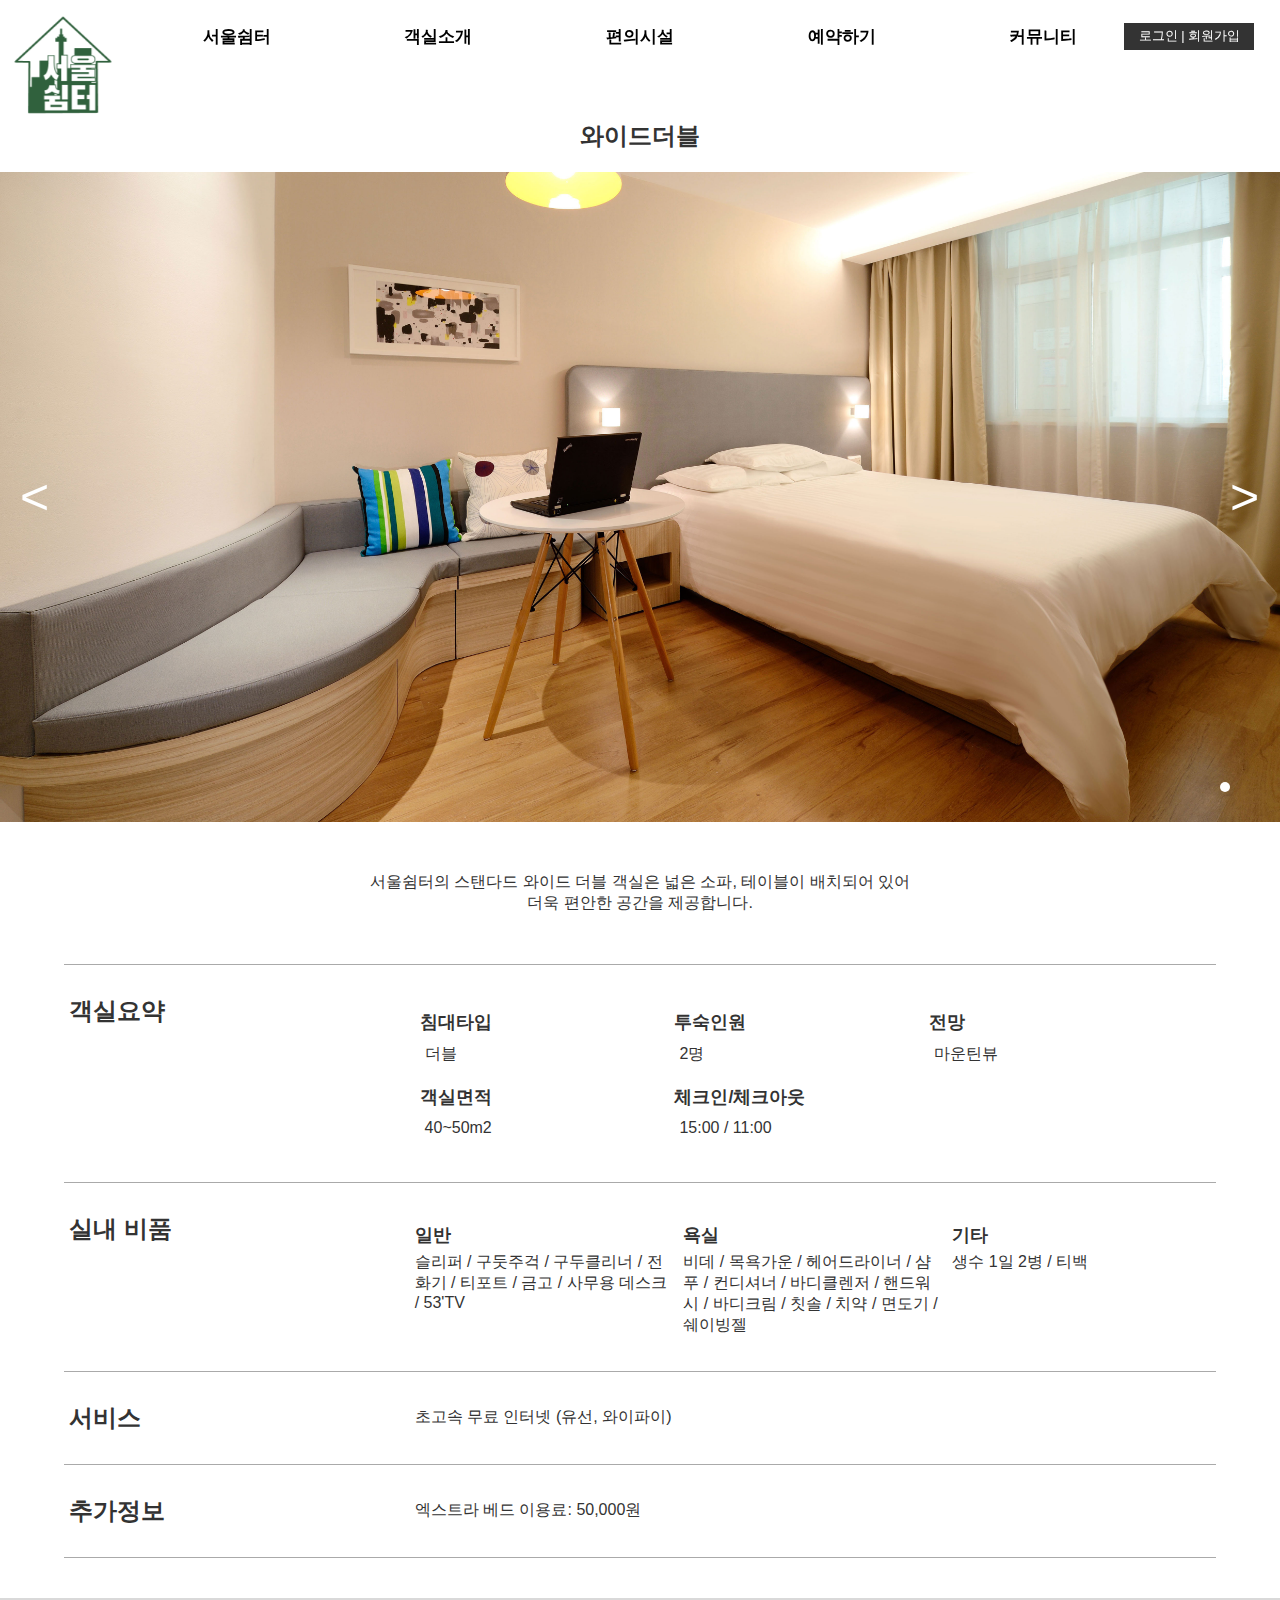
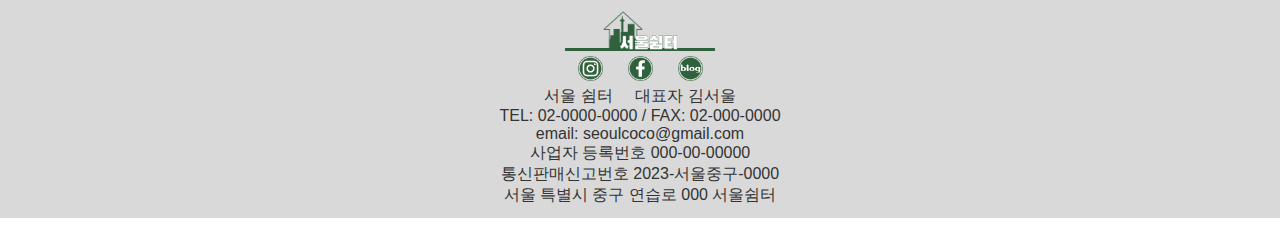
<file: roomwd.html>
<!doctype html>
<html lang="ko">
    <head>
        <meta charset="utf-8">
        <meta name="viewport" content="width=device-width, initial-scale=1.0">
        <meta name="keyword" content="서울, 휴식, 편안함">
        <meta name="description" content="내일을 위한 오늘의 휴식을 줍니다.">
        <meta name="author" content="ezen">
        <meta property="og:type" content="html">
        <meta property="og:title" content="서울쉼터">
        <meta property="og:description" content="내일을 위한 오늘의 휴식을 줍니다.">
        <meta property="og:image" content="./images/sns_400_200.jpg">
        <meta property="og:url" content="">
        <title>서울쉼터</title>
        <link rel="shortcut icon" href="./images/seoul_rest_area_favicon_2.png">
        <link rel="stylesheet" href="https://cdnjs.cloudflare.com/ajax/libs/font-awesome/4.7.0/css/font-awesome.min.css">
        <link rel="stylesheet" href="./css/common.css">
        <link rel="stylesheet" href="./css/roomda.css">
        <script src="./js/jquery-3.7.1.min.js"></script>
        <script src="./js/common.js"></script>
        <script src="./js/roomda.js"></script>
         <!-- Demo styles -->
         <style>
           
        </style>
        <script>

        </script>
    </head>
    <body>
        <h1>
            <a href="index.html">
                <img src="./images/seoul_rest_area_nobgc_2_30613d.png" alt="서울쉼터로고">
            </a>
        </h1>
        <header>
            <div id="header-container">
                <nav id="desk-nav">   
                    <div class="first">
                        <a href="info.html">서울쉼터</a>
                        <div class="drop-down">
                            <a href="info.html#intro">숙소 소개</a>
                            <a href="info.html#info-lg">위치</a>
                            <a href="info.html#info-sights">주변 여행지</a>
                        </div>
                    </div>
                    <div class="first">
                        <a href="rooms.html">객실소개</a>
                        <div class="drop-down">
                            <a href="roomda.html">스탠다드 더블A</a>
                            <a href="roomdb.html">스탠다드 더블B</a>
                            <a href="roomta.html">스탠다드 트윈A</a>
                            <a href="roomtb.html">스탠다드 트윈B</a>
                            <a href="roomwd.html">와이드더블</a>
                        </div>
                    </div>
                    <div class="first">
                        <a href="public.html">편의시설</a>
                        <div class="drop-down">
                            <a href="public.html">공유주방</a>
                            <a href="public.html">공유거실</a>
                        </div>
                    </div>
                    <div class="first">
                        <a href="reservation.html">예약하기</a>
                        <div class="drop-down">
                            
                        </div>
                    </div>
                    <div class="first">
                        <a href="community.html">커뮤니티</a>
                        <div class="drop-down">
                            <a href="community.html#notice">공지사항</a>
                            <a href="community.html#qna">묻고답하기</a>
                            <a href="community.html#fqa">자주묻는 질문</a>
                            <a href="community.html#cs">고객상담</a>
                        </div>
                    </div>
                    <div class="d-login-g">
                        <a href="login.html">로그인 |</a>
                        <a href="member.html">&nbsp;회원가입</a>
                    </div>
                    <div class="full-back"></div>
                </nav>  
                
                <div id="right-things">
                    <div class="phone-call">
                        <img src="./images/phone_call_31613d.png">
                    </div>
                    <nav id="m-nav">
                        <button class="fa fa-bars m-open"></button>
                        <div class="m-content">
                            <div class="m-body">
                                <button class="m-close">X</button>
                                <div class="m-menu">
                                    <div class="menu-g">
                                        <a href="#">서울쉼터<span class="fa fa-angle-right arrow"></span></a>
                                        <div class="m-drop-down">
                                            <a href="info.html#intro">숙소 소개</a>
                                            <a href="info.html#info-lg">위치</a>
                                            <a href="info.html#info-sights">주변 여행지</a>
                                        </div>
                                    </div>
                                    <div class="menu-g">
                                        <a href="#">객실소개<span class="fa fa-angle-right arrow"></span></a>
                                        <div class="m-drop-down"> 
                                            <a href="roomda.html">스탠다드 더블A</a>
                                            <a href="roomdb.html">스탠다드 더블B</a>
                                            <a href="roomta.html">스탠다드 트윈A</a>
                                            <a href="roomtb.html">스탠다드 트윈B</a>
                                            <a href="roomwd.html">와이드더블</a>
                                        </div>
                                    </div>
                                    <div class="menu-g"> 
                                        <a href="#">편의시설<span class="fa fa-angle-right arrow"></span></a>
                                        <div class="m-drop-down">
                                            <a href="public.html">공유주방</a>
                                            <a href="public.html">공유거실</a>
                                        </div>
                                    </div>
                                    <div class="menu-g">
                                        <a href="#">예약하기<span class="fa fa-angle-right arrow"></span></a>
                                        <div class="m-drop-down">
                                            <a href="reservation.html">예약페이지</a>
                                        </div>
                                    </div>
                                    <div class="menu-g">
                                        <a href="#">커뮤니티<span class="fa fa-angle-right arrow"></span></a>
                                        <div class="m-drop-down">
                                            <a href="community.html#notice">공지사항</a>
                                            <a href="community.html#qna">묻고답하기</a>
                                            <a href="community.html#fqa">자주묻는 질문</a>
                                            <a href="community.html#cs">고객상담</a>
                                        </div>
                                    </div>                                
                                </div>
                                <div class="m-login-g">
                                    <a href="login.html">로그인</a> |
                                    <a href="member.html">회원가입</a>
                                </div>
                            </div>
                        </div>
                    </nav>
                    
                </div>  
            </div>
        </header>
        <section id="body-container">
           <h2>와이드더블</h2>
           <div class="roomda-slide-g">
                <div class="roomda-slides">
                    <div class="roomda-slide">
                        <img src="./images/m_room_wd.jpg" alt="와이드 더블 객실 침실">
                        <img src="./images/d_room_wd.jpg" alt="와이드 더블 객실 침실">
                    </div>
                    <div class="roomda-slide">
                        <img src="./images/m_room_wd_sofa_table.jpg" alt="와이드 더블 객실 소파와 테이블">
                        <img src="./images/d_room_wd_sofa_table.jpg" alt="와이드 더블 객실 소파와 테이블">
                    </div>
                    <div class="roomda-slide">
                        <img src="./images/m_room_wd_bath.jpg" alt="와이드더블 객실 욕실">
                        <img src="./images/d_room_wd_bath.jpg" alt="와이드더블 객실 욕실">
                    </div>
                </div>
                <button class="roomda-pbt">&lt;</button>
                <button class="roomda-nbt">&gt;</button>
                <div class="pagenation">
                    <div class="dot">1</div>
                </div>
           </div>
           <div class="roomda-explanation">서울쉼터의 스탠다드 와이드 더블 객실은 넓은 소파, 테이블이 배치되어 있어<br>더욱 편안한 공간을 제공합니다.</div>
           <div class="roomda-ex-area">
                <h4>객실요약</h4>
                <div class="roomda-ex-g">
                    <div class="little-ex">
                        <h5>침대타입</h5>
                        <div class="little-p">더블</div>    
                    </div>
                    <div class="little-ex">
                        <h5>투숙인원</h5>
                        <div class="little-p">2명</div>    
                    </div>
                    <div class="little-ex">
                        <h5>전망</h5>
                        <div class="little-p">마운틴뷰</div>    
                    </div>
                    <div class="little-ex">
                        <h5>객실면적</h5>
                        <div class="little-p">40~50m2</div>    
                    </div>
                    <div class="little-ex">
                        <h5>체크인/체크아웃</h5>
                        <div class="little-p">15:00 / 11:00</div>    
                    </div>
                </div>    
           </div>
           <div class="roomda-ex-area">
                <h4>실내 비품</h4>
                <div>
                    <div>일반</div>슬리퍼 / 구둣주걱 / 구두클리너 / 전화기 / 티포트 / 금고 / 사무용 데스크 / 53'TV
                </div>
                <div>
                    <div>욕실</div>비데 / 목욕가운 / 헤어드라이너 / 샴푸 / 컨디셔너 / 바디클렌저 / 핸드워시 / 바디크림 / 칫솔 / 치약 / 면도기 / 쉐이빙젤
                </div>
                <div>
                    <div>기타</div>생수 1일 2병 / 티백
                </div>
           </div>
           <div class="roomda-ex-area">
            <h4>서비스</h4>
                <ul>
                    <li>초고속 무료 인터넷 &#40;유선, 와이파이&#41;</li>
                </ul>
           </div>
           <div class="roomda-ex-area">
            <h4>추가정보</h4>
                <div>
                    엑스트라 베드 이용료: 50,000원
                </div>
           </div>
        </section>
        <footer>
            <div class="footer-grayback">
                <div class="footer-img-g">
                    <div class="logo_">
                        <div class="footer-logo">
                            <img src="./images/seoul_rest_area_wide_30613d.png" alt="서울쉼터">
                        </div>
                    </div>
                    <div class="sns-logo-g">
                        <div class="sns-logo">
                            <div>
                                <img src="./images/logo_insta_wh.png" alt="인스타그램">
                            </div>
                        </div>
                        <div class="sns-logo">
                            <div>
                                <img src="./images/logo_facebook_wh.png" alt="페이스북">
                            </div>
                        </div>
                        <div class="sns-logo">
                            <div>
                                <img src="./images/logo_blog_wh.png" alt="블로그">
                            </div>
                        </div>
                    </div>
                </div>
                <div class="footer-info">
                    <p>서울 쉼터 &nbsp;&nbsp;&nbsp; 대표자 김서울</p>
                    <p>TEL: 02-0000-0000 / FAX: 02-000-0000</p>
                    <p>email: seoulcoco@gmail.com</p>
                    <p>사업자 등록번호 000-00-00000</p>
                    <p>통신판매신고번호 2023-서울중구-0000</p>
                    <p>서울 특별시 중구 연습로 000 서울쉼터</p>
                </div>
            </div>
            <div class="footer-whiteback"></div>         
        </footer>
        <!-- Initialize Swiper -->
        <script>
           
        </script>
    </body>
</html>
</file>
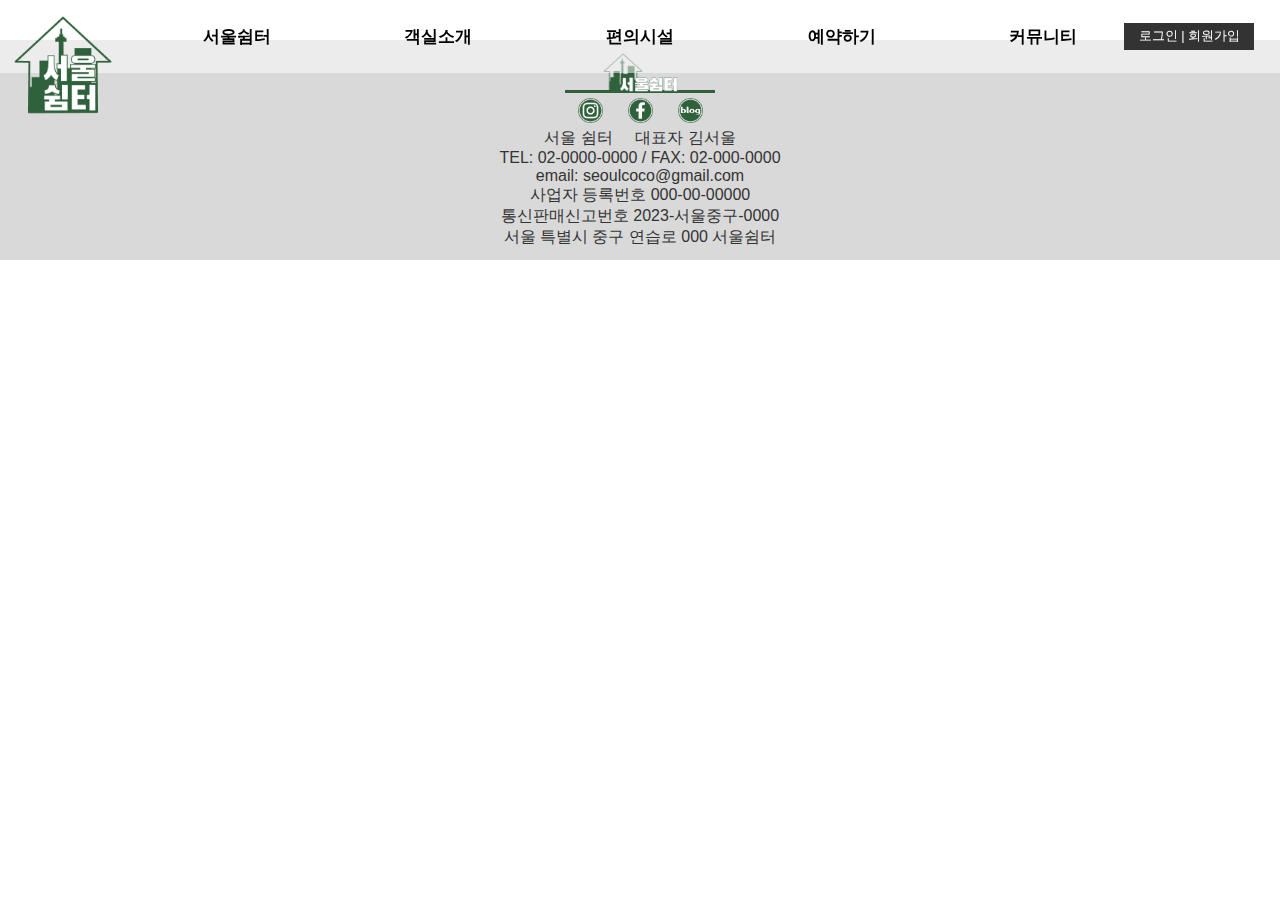
<file: templete.html>
<!doctype html>
<html lang="ko">
    <head>
        <meta charset="utf-8">
        <meta name="viewport" content="width=device-width, initial-scale=1.0">
        <meta name="keyword" content="서울, 휴식, 편안함">
        <meta name="description" content="내일을 위한 오늘의 휴식을 줍니다.">
        <meta name="author" content="ezen">
        <meta property="og:type" content="html">
        <meta property="og:title" content="서울쉼터">
        <meta property="og:description" content="내일을 위한 오늘의 휴식을 줍니다.">
        <meta property="og:image" content="./images/sns_400_200.jpg">
        <meta property="og:url" content="">
        <title>서울쉼터</title>
        <link rel="shortcut icon" href="./images/seoul_rest_area_favicon_2.png">
        <link rel="stylesheet" href="https://cdnjs.cloudflare.com/ajax/libs/font-awesome/4.7.0/css/font-awesome.min.css">
        <link rel="stylesheet" href="./css/common.css">
        <script src="./js/jquery-3.7.1.min.js"></script>
        <script src="./js/common.js"></script>
         <!-- Demo styles -->
         <style>
           
        </style>
        <script>

        </script>
    </head>
    <body>
        <h1>
            <a href="index.html">
                <img src="./images/seoul_rest_area_nobgc_2_30613d.png" alt="서울쉼터로고">
            </a>
        </h1>
        <header>
            <div id="header-container">
                <nav id="desk-nav">   
                    <div class="first">
                        <a href="info.html">서울쉼터</a>
                        <div class="drop-down">
                            <a href="info.html#intro">숙소 소개</a>
                            <a href="info.html#info-lg">위치</a>
                            <a href="info.html#info-sights">주변 여행지</a>
                        </div>
                    </div>
                    <div class="first">
                        <a href="rooms.html">객실소개</a>
                        <div class="drop-down">
                            <a href="roomda.html">스탠다드 더블A</a>
                            <a href="roomdb.html">스탠다드 더블B</a>
                            <a href="roomta.html">스탠다드 트윈A</a>
                            <a href="roomtb.html">스탠다드 트윈B</a>
                            <a href="roomwd.html">와이드더블</a>
                        </div>
                    </div>
                    <div class="first">
                        <a href="public.html">편의시설</a>
                        <div class="drop-down">
                            <a href="public.html">공유주방</a>
                            <a href="public.html">공유거실</a>
                        </div>
                    </div>
                    <div class="first">
                        <a href="reservation.html">예약하기</a>
                        <div class="drop-down">
                            
                        </div>
                    </div>
                    <div class="first">
                        <a href="community.html">커뮤니티</a>
                        <div class="drop-down">
                            <a href="community.html#notice">공지사항</a>
                            <a href="community.html#qna">묻고답하기</a>
                            <a href="community.html#fqa">자주묻는 질문</a>
                            <a href="community.html#cs">고객상담</a>
                        </div>
                    </div>
                    <div class="d-login-g">
                        <a href="login.html">로그인 |</a>
                        <a href="member.html">&nbsp;회원가입</a>
                    </div>
                    <div class="full-back"></div>
                </nav>  
               
                <div id="right-things">
                    <div class="phone-call">
                        <img src="./images/phone_call_31613d.png">
                    </div>
                    <nav id="m-nav">
                        <button class="fa fa-bars m-open"></button>
                        <div class="m-content">
                            <div class="m-body">
                                <button class="m-close">X</button>
                                <div class="m-menu">
                                    <div class="menu-g">
                                        <a href="#">서울쉼터<span class="fa fa-angle-right arrow"></span></a>
                                        <div class="m-drop-down">
                                            <a href="info.html#intro">숙소 소개</a>
                                            <a href="info.html#info-lg">위치</a>
                                            <a href="info.html#info-sights">주변 여행지</a>
                                        </div>
                                    </div>
                                    <div class="menu-g">
                                        <a href="#">객실소개<span class="fa fa-angle-right arrow"></span></a>
                                        <div class="m-drop-down"> 
                                            <a href="roomda.html">스탠다드 더블A</a>
                                            <a href="roomdb.html">스탠다드 더블B</a>
                                            <a href="roomta.html">스탠다드 트윈A</a>
                                            <a href="roomtb.html">스탠다드 트윈B</a>
                                            <a href="roomwd.html">와이드더블</a>
                                        </div>
                                    </div>
                                    <div class="menu-g"> 
                                        <a href="#">편의시설<span class="fa fa-angle-right arrow"></span></a>
                                        <div class="m-drop-down">
                                            <a href="public.html">공유주방</a>
                                            <a href="public.html">공유거실</a>
                                        </div>
                                    </div>
                                    <div class="menu-g">
                                        <a href="#">예약하기<span class="fa fa-angle-right arrow"></span></a>
                                        <div class="m-drop-down">
                                            <a href="reservation.html">예약페이지</a>
                                        </div>
                                    </div>
                                    <div class="menu-g">
                                        <a href="#">커뮤니티<span class="fa fa-angle-right arrow"></span></a>
                                        <div class="m-drop-down">
                                            <a href="community.html#notice">공지사항</a>
                                            <a href="community.html#qna">묻고답하기</a>
                                            <a href="community.html#fqa">자주묻는 질문</a>
                                            <a href="community.html#cs">고객상담</a>
                                        </div>
                                    </div>                                
                                </div>
                                <div class="m-login-g">
                                    <a href="login.html">로그인</a> |
                                    <a href="member.html">회원가입</a>
                                </div>
                            </div>
                        </div>
                    </nav>
                    
                </div>  
            </div>
        </header>
        <section id="body-container">
           
        </section>
        <footer>
            <div class="footer-grayback">
                <div class="footer-img-g">
                    <div class="logo_">
                        <div class="footer-logo">
                            <img src="./images/seoul_rest_area_wide_30613d.png" alt="서울쉼터">
                        </div>
                    </div>
                    <div class="sns-logo-g">
                        <div class="sns-logo">
                            <div>
                                <img src="./images/logo_insta_wh.png" alt="인스타그램">
                            </div>
                        </div>
                        <div class="sns-logo">
                            <div>
                                <img src="./images/logo_facebook_wh.png" alt="페이스북">
                            </div>
                        </div>
                        <div class="sns-logo">
                            <div>
                                <img src="./images/logo_blog_wh.png" alt="블로그">
                            </div>
                        </div>
                    </div>
                </div>
                <div class="footer-info">
                    <p>서울 쉼터 &nbsp;&nbsp;&nbsp; 대표자 김서울</p>
                    <p>TEL: 02-0000-0000 / FAX: 02-000-0000</p>
                    <p>email: seoulcoco@gmail.com</p>
                    <p>사업자 등록번호 000-00-00000</p>
                    <p>통신판매신고번호 2023-서울중구-0000</p>
                    <p>서울 특별시 중구 연습로 000 서울쉼터</p>
                </div>
            </div>
            <div class="footer-whiteback"></div>         
        </footer>
        <!-- Initialize Swiper -->
        <script>
           
        </script>
    </body>
</html>
</file>
<file: css/common.css>
@charset "utf-8";
/* 웹폰트 연결 css */
html,body{
    background-color:white;
    font-size:14px;
    font-family: 'Noto Sans KR', sans-serif;
    color:#333333;
}
a{
    text-decoration: none;
    color:black;
    /* a:link, a:visited, a:hover, a:active의 공통디자인 */
}
/* a:link{ color:red }
a:visited{ color: skyblue}
a:hover{ color:blue; }
a:active{ color:orange;} */
a:hover{
    color:#666666;
}
img{
    vertical-align: middle;
    /* 인라인 요소의 세로 기준 정렬 */
}
table,th,td{
    border:1px solid black;
    border-collapse: collapse;
}
*{
    padding:0; 
    /* 기본적으로 패팅의 값을 사용하는 태그(0부터 사용자가 지정하도록) */
    margin:0;
    /* 기본적으로 간격을 갖고 있는 태그(h태그, p태그 등) */
    box-sizing:border-box;
    /* padding에 의해서 밖으로 여백이 만들어지는 것을 안으로 여백 */
}               
header{
    width:100%;
    background-color:transparent;
    height:73px;
    margin:auto;
}
#header-container{
    width:100%;
    max-width:1280px;
    background-color:transparent;
    height:100%;
    margin:auto;
    display:flex;
    justify-content:flex-end;
    padding:0 10px;
    align-items:center;

}

#desk-nav{
    display:none;
}

#right-things{
    width:80px;
    display: flex;
    justify-content: space-between;
    position:fixed;
    z-index: 21;
}
h1{
    width: 10vw;
    max-width: 100px;
    position:fixed;
    top:15px;
    left: 1vw;
    z-index: 999999;
}

h1 img{
    width:100%;
}

#m-nav{
    width:30px;
    height:30px;
    /* border:1px solid black; */
}
button.m-open{
    width:100%;
    height:100%;
    border:none;
    background-color:transparent;
    font-size:20px;
    color: #6ecc86;
}
.m-content{
    width:100%;
    height:100%;
    background-color:rgba(0,0,0,0.5);
    position:fixed;
    top:0;
    right:0;
    right: -100%; 
    transition:0.5s;
    z-index:9999;
}

.m-content.active{
    right:0;
}

.m-body{
    width:80%;
    max-width:375px;
    background-color:white;
    height:100%;
    float: right;
    position: relative;
}
.m-close{
    width:30px;
    height:30px;
    font-size:20px;
    float: right;
    margin-top: 20px;
    margin-right:20px;
    border:none;
    background-color:transparent;
}
.m-menu{
    width:90%;
    /* border:1px solid black; */
    margin:auto;
    margin-top:70px;
}

.menu-g{
    padding:10px;
    /* border:1px solid black; */
}

.menu-g>a{
    padding: 10px 0;
    /* border:1px solid black; */
    display:flex;
    justify-content: space-between;
    font-weight: bold;
    align-items: flex-end;
}


.arrow{
    font-size: 30px;
}

.fa-angle-right{
    color:#666666
}

.fa-angle-right{
    color:#666666;
}

.m-drop-down{
    width:100%;
    padding-left:20px;
    display:none;
}

.m-drop-down a{
    display:block;
    padding:5px 0;
}
.m-login-g{
    width:100%;
    /* border:1px solid black; */
    position:absolute;
    bottom:0;
    left:0;
    height:70px;
    background-color:white;
    text-align:center;
}
.m-login-g a{
    display:inline-block;
    margin:0 10px;

}

.phone-call{
    width:30px;
    height: 30px;
}

.phone-call img{
    width:100%;
}


/*************콘텐츠 시작*********************************** */

#body-container{
    width:100%;
    position:relative;
    top:-73px;
}

.slider-group{
    width: 100%;
}
.scroll-down{
    width:100%;
    margin-top: 40px;
}

.scroll-down p{
    width:100%;
    margin-top: 5%;
    text-align: center;
}

.scroll-down i{
    width:100%;
    text-align: center;
    font-size: 48px;
    color:#666666;
    margin-bottom: 4%;
    animation-name: examle;
    animation-duration: 1s;
    animation-iteration-count: infinite;
}
@keyframes examle {
    50% {transform:translate(0,5px)}
    100%{transform:translate(0,0)}
}

.event-banner{
    width:100%;
    max-width: 1000px;
    margin: auto;
    border:2px solid #333;
    transform: translate(0,-70px);
    opacity: 0;
    transition: 0.5s;
}
.event-banner.active{
    transform:translate(0,0);
    opacity: 1;
}

.event-banner img{
    width:100%;
}

.room-sl-title-g{
    width: 100%;
    max-width: 1280px;
    display: flex;
    justify-content:flex-start;
    align-items: center;
    margin:auto;
    margin-top: 60px;
    padding-left: 2%;
    margin-bottom: 0;
    padding-bottom: 0;
    /* border:1px solid black; */

}
.room-sl-title-g picture{
    width:30px;
    /* border:1px solid black; */
}
.room-sl-title-g img{
    width:100%;
}
h2{
    width:auto;
    font-size: 1.5rem;
    position:relative;   
    /* border:1px solid black; */
}

.room-sl-wrap{
    width:95%;
    max-width: 1280px;
    height:270px;
    margin:auto;
    overflow:auto;
    -ms-overflow-style: none;
    scrollbar-width: none;
    display: flex;
    align-items: center;
    justify-content: space-between;
}
.room-sl-wrap::-webkit-scrollbar{
    display:none;
}
.room-sl-g{
    width:1350px;
    display:flex;
    justify-content: space-around;
    position:relative;
    left:0;
}
.room-sl-g>div{
    width: 242px;
    height: 242px;
    border-radius: 10px;
    overflow: hidden;
    margin: 0 10px;
}
.room-sl-g div img{
    width:100%;
}
.linebox{
    width:100%;
    max-width: 1280px;
    /* border:1px solid black; */
    margin:auto;
    position:relative;
}
.line1,
.line2{
    width:0;
    height:3px;
    background-color: #333;
    transition:0.5s;
}
.line1{
    position:relative;
    margin-top: 0;
    padding-top: 0;
}
.line2{
    position:absolute;
    right: 0;
}
.line1.active,
.line2.active{
    width:70%;
}
.public-places{
    width:100%;
    max-width: 1024px;
    margin: auto;
    display: flex;
    flex-direction: column;
    position:relative;
    margin-top:50px;
}
.greenback{
    width: 100%;
    padding-top:52.5%;
    background-color: #30613d;
    position:relative;
    margin:0;
}
.kichen{
    width:90%;
    padding-top:38%;
    background: url(../images/m_kichen.jpg) no-repeat center;
    background-size: cover;
    position:absolute;
    bottom:2px;
    /* border:1px solid black; */
    border-radius: 0 50px 0 0;
    text-indent: -9999px;
    box-shadow: inset 0px 4px 4px rgba(0, 0, 0, 0.25);
    filter: drop-shadow(0px 4px 4px rgba(0, 0, 0, 0.25));
    }

.living{
    width:90%;
    padding-top:38%;
    background: url(../images/m_livingroom.jpg) no-repeat center;
    background-size: cover;
    position:absolute;
    top:2px;
    right:0;
    /* border:1px solid black; */
    border-radius: 0 0 0 50px;
    text-indent: -9999px;
    box-shadow: inset 0px 4px 4px rgba(0, 0, 0, 0.25);
    filter: drop-shadow(0px 4px 4px rgba(0, 0, 0, 0.25));
}   
.public-places p.m-p{
    width: 250px;
    height: 40px;
    display:block;
    display:flex;
    justify-content: center;
    align-items: center;
    position:absolute;
    top:50%;
    left:50%;
    transform: translate(-50%,-50%);
    background-color: #30613d;
    color:white;
    font-weight: 700;
    border-radius: 30px;
    font-size: 1.15rem;
    box-shadow: inset 0px 4px 4px rgba(0, 0, 0, 0.25);
}
.public-places p.d-p{
    display: none;
}
.info-banner{
    width:100%;
    max-width: 1024px;
    margin: auto;
    height:150px;
    position: relative;
    background-color: transparent;
    overflow:hidden;
    
}
.info-banner::before{
    content:"";
    background: url(../images/notice_about_public.jpg) no-repeat center;
    background-size: cover;
    opacity:0.5;
    position:absolute;
    top:0;
    left: 0;
    right:0;
    bottom:0;    
}
.info-banner div:first-child{
    width:100%;
    position: relative;
    left:100%
}
.info-banner div:first-child p{
    width: 260px;
    height: 25px;
    background-color: #51815d;
    color:white;
    transform: translate(-100%, 100%);
}
.info-banner div:nth-child(2){
    width:100%;
    position: relative;
    left:25%;
}
.info-banner div:nth-child(2) p{
    width: 300px;
    height: 25px;
    background-color: #816251;
    color:white;
    transform: translate(-25%,150%);
}
.info-banner div:nth-child(3){
    width: 100%;
    position:relative;
    left:50%;
}
.info-banner div:nth-child(3) p{
    width: 260px;
    height: 25px;
    background-color: #94b69c;
    color:white;   
    transform: translate(-25%,200%);
}

.the-sights-sl-bg{
    margin: auto;
    margin-top: 100px;
    width:100%;
    max-width: 1280px;
    height: 550px;
    /* border:5px solid black; */
    position: relative;
    z-index: 1;
    display: flex;
    flex-direction: column;
    align-items: flex-end;
    background: url(../images/t0u3_fuw8_230127.jpg) no-repeat left bottom;
}
/* .the-sights-sl-bg::before{
    content:"";
    background: url(../images/t0u3_fuw8_230127.jpg) no-repeat left ;
    background-size: cover;
    position:absolute;
    top:0;
    left:0;
    right: 0;
    bottom: 0;
    z-index: 2;
    -webkit-filter: grayscale(50%);
    filter:grayscale(50%);
} */

.the-sights-title{
    width:285px;
    height: 70px ;
    background-color: #ffbc57;
    display: flex;
    align-items: flex-end;
    overflow: visible;
    position:relative;
    top:100px;
    right: 0;
    z-index: 3;
    padding-left: 5px;
    /* border: 1px solid black; */
}
h3{  
    font-weight: 700;
    font-size: 20px;
    line-height: 24px;
    color: #FFFFFF;
    text-shadow: 1px 1px 3px black, 0 0 10px #96bdda;
}
.walking-img-g{
    width:121px;
    position:absolute;
    bottom:-10px;
    right:-2px;
}
.walking-img-g img{
    width: 100%;
}
.the-sights-sl{
    width:71%;
    height: 170px;
    /* border:1px solid black; */
    position: relative;
    top:150px;
    left: 0;
    z-index: 3; 
    overflow: auto;
    -ms-overflow-style: none;
    scrollbar-width: none;
    border-radius: 300px;
    border:2px dashed #666;
    display: flex;
    align-items: center;
    
}
.the-sights-sl::-webkit-scrollbar{
    display:none;   
}
.the-sights-img-g{
    width:1000px;
    display: flex;
    justify-content: space-around;
    position: relative;
    left:0;
}
.the-sights{
    width: 150px;
    height: 150px;
    border: 2px solid #30613D;
    border-radius: 200px;
    overflow: hidden;
    margin: 0 5px;
}
.the-sights img{
    width: 100%;
}



/**************************푸터****************************************/

footer{
    width:100%;
    padding-top: 40px;
}
.footer-grayback{
    width: 100%;
    height: 220px;
    background-color: #d9d9d9;
    display: flex;
    flex-direction: column;
    justify-content: center;
    align-items: center;
}
.footer-img-g{
    width:150px;
}
.logo_{
    width:100%;
    height: 40px;
    border-bottom: 3px solid #30613D;
    display: flex;
    justify-content: center;
}
.footer-logo{
    width:75px;
}
.footer-logo img{
    width:100%;
}
.sns-logo-g{
    width:100%;
    display: flex;
    justify-content: space-around;
}
.sns-logo{
    margin: 5px 0;
    width: 25px;
    height: 25px;
    background-color: transparent;
    display: flex;
    justify-content: center;
    align-items: center;
}
.sns-logo div{
    width: 25px;
    height: 25px;
}
.sns-logo div img{
    width:100%;
}
.footer-info{
    width: 300px;
    text-align: center;
}

.footer-whiteback{
    width:100%;
    height: 30px;
    background-color:white;
}

/* 최소 450px */
@media screen and (min-width:450px){
    
}

/* 최소 640px */
@media screen and (min-width:640px){
    .info-banner div:nth-child(1){
        display: flex;
        justify-content: space-around;
        /* border: 1px solid black; */
        margin-left:5%;
        left: 0;
        top: 25px;
        padding-left: 10%;
    }
    .info-banner div:nth-child(1) span{
        display:inline-block;
        width:30%;
        height: 25px;
        background-color: rgba(217,217,217,0.5);
    }
    .info-banner div:nth-child(1) p{
        transform: translate(0,0);
        width:380px;
    }
    .info-banner div:nth-child(2){
        display: flex;
        justify-content: space-around;
        /* border: 1px solid black; */
        left: 0;
        top: 37.5px;
        margin-left:-10px;
    }
    .info-banner div:nth-child(2) span{
        display:inline-block;
        width:20%;
        height: 25px;
        background-color: rgba(217,217,217,0.5);
    }
    .info-banner div:nth-child(2) p{
        transform: translate(0,0);
        width:460px;
    }
    .info-banner div:nth-child(3){
        display: flex;
        justify-content: space-around;
        /* border: 1px solid black; */
        left: 0;
        top: 50px;
        margin-left:20px;
    }
    .info-banner div:nth-child(3) span{
        display:inline-block;
        width:30%;
        height: 25px;
        background-color: rgba(217,217,217,0.5);
    }
    .info-banner div:nth-child(3) p{
        transform: translate(0,0);
        width:371px;
    }

}

/* 최소 780px */
@media screen and (min-width:780px){
    
}

/* 최소 834px */
@media screen and (min-width:864px){
    .room-sl-title-g{
        padding-top: 100px;
    }
    .public-places{
        margin-top: 100px;
        flex-direction: row;
    }
        
    .greenback{
        width:50%;
        padding-top: 60%;   
    }
    .kichen{
        width:95%;
        height: 85%;
        background: url(../images/d_kichen.jpg) no-repeat center;
        background-size: cover;
        top:3%;
        left:5%;
        transform: translate(0,0);
        border-radius: 80px 0 0 0;
    }
    .living{
        width:95%;
        height: 85%;
        background: url(../images/d_livingroom.jpg) no-repeat center;
        background-size: cover;
        top:100%;
        right:5%;
        transform: translate(0,-103%);
        border-radius: 0 0 80px 0;
    }
    .public-places p.m-p{
        display:none;
    }
    .public-places p.d-p{
        display:block;
        width: 150px;
        height: 150px;
        display:block;
        display:flex;
        justify-content: center;
        align-items: center;
        text-align: center;
        position:absolute;
        top:50%;
        left:50%;
        transform: translate(-50%,-50%);
        background-color: #30613d;
        color:white;
        font-weight: 700;
        border-radius: 130px;
        line-height: 160%;
        font-size: 1.3rem;
        box-shadow: inset 0px 4px 4px rgba(0, 0, 0, 0.25);
    }
    .the-sights-img-g{
        width:160%;
    }
    
}

/* 최소 1024px */
@media screen and (min-width:1024px){
    html,body{
        font-size: 16px;
    }
    header{
        background-color:rgba(255,255,255,0.5);
        position:fixed;
        z-index: 999;
        transition:0.5s;
    }
    header.active{
        transform: translate(0,-200%);
    }
    #header-container{
        width:100%;
        max-width: 1280px;
        justify-content: space-around;
    }
    #right-things{
        display: none;
    }
    #desk-nav{
        display:block;
        width:75%;
        /* border:1px solid black; */
        height: 100%;
        display:flex;
        justify-content: space-around;    
    }
    .first{
        width:13vw;
        /* border:1px solid black; */
        position:relative;
        display:flex;
        align-items: center;
    }
    .first>a{
        display:flex;
        width:100%;
        height: 35px;
        line-height: 34px;
        justify-content: center;
        align-items: center;
        border-radius: 5px;
        font-weight: 900;
        font-size: 17px;
    }
    .first:hover >a{
        background-color: #caa38e;
        color:white;
    }
    .drop-down{
        position:absolute;
        top: 73px;
        width:100%;
        height: 210px;
        background-color:transparent;
        z-index: 99;
        display:none;
        padding:10px 0;
    }
    .drop-down a{
        font-weight: 550;
    }
    .drop-down a{
        font-weight: 550;
    }
    .drop-down a:hover{
        background-color: #9b6b43;
        color:white;
        border-radius: 15px;

    }
    .drop-down a{
        color:white;
        display:block;
        text-align: center;
        padding: 10px 5px;
    }
    .d-login-g{
        position:absolute;
        /* border: 1px solid black; */
        background-color: #333333;
        color: white;
        width:12vw;
        max-width: 130px;
        display: flex;
        justify-content: center;
        align-self:center;
        right: 0;
        margin-right: 2vw;
        padding:5px;
    }
    .d-login-g a{
        color: white;
        font-size: 0.8em;
    }
    .full-back{
        background-color: rgba(0,0,0,0.25);
        width:100%;
        position:absolute;
        left:0;
        top: 73px;
        height: 210px;
        z-index: 73;
        display: none;
    }
    /* ******************콘텐트******************************************** */
    #body-container{
        top:0;
    }
    .swiper-slide{
        height:650px;
        display: flex;
        justify-content: center;
        align-items: center;

    }
    .swiper-slide picture{
        width:100%;
        overflow: hidden;


    }    
    .swiper-slide source,
    .swiper-slide img{
        width:100%;
    }
    .sl-bt-g{
        display:none;
    }

    .room-sl-title-g{
        justify-content:flex-start;
        margin-top: 50px;
    }
    .room-sl-wrap{
        height: 390px;
    }
    h2:after{
        width: 665px;
        left:0;
        transform: translate(-30px,7px);
    }
 
    .room-sl-g>div{
        width:350px;
        height: 350px;
    }
    .room-sl-g{
        width: 1870px;
    }
    
   /*  .info-banner div:nth-child(1){
        display: flex;
        justify-content: space-around;
       
        margin-left:5%;
        left: 0;
        top: 25px;
        padding-left: 10%;
    }
    .info-banner div:nth-child(1) span{
        display:inline-block;
        width:30%;
        height: 25px;
        background-color: rgba(217,217,217,0.5);
    }
    .info-banner div:nth-child(1) p{
        transform: translate(0,0);
        width:30%;
    }
    .info-banner div:nth-child(2){
        display: flex;
        justify-content: space-around;
      
        left: 0;
        top: 37.5px;
    }
    .info-banner div:nth-child(2) span{
        display:inline-block;
        width:20%;
        height: 25px;
        background-color: rgba(217,217,217,0.5);
    }
    .info-banner div:nth-child(2) p{
        transform: translate(0,0);
        width:40%;
    }
    .info-banner div:nth-child(3){
        display: flex;
        justify-content: space-around;
      
        left: 0;
        top: 50px;
        padding-left: 10%;
    }
    .info-banner div:nth-child(3) span{
        display:inline-block;
        width:30%;
        height: 25px;
        background-color: rgba(217,217,217,0.5);
    }
    .info-banner div:nth-child(3) p{
        transform: translate(0,0);
        width:30%;
    } */
    .the-sights-sl-bg{
        height:460px;
        margin-top: 120px;
    }
    .the-sights-title{
        width:490px;
        height: 125px;
        align-items: center;
    }
    h3{
        font-size: 30px;
    }
    .walking-img-g{
        width: 210px;
    }
    .the-sights-sl{
        height: 220px;
        transform: translate(0,-25px);
        
    }
    .the-sights-img-g{
        width:180%;
        height: 200px;
        justify-content: space-around;;
    }
    .the-sights{
        width: 200px;
        height: 200px;
    }
    .swiper-button-next{
        right:50%;
        transform:translate(510px,0);
    }
    .swiper-button-prev{
        left:50%;
        transform:translate(-510px,0);
    }
    
}
/* 최소 1280px */
@media screen and (min-width:1280px){
    #desk-nav{
        width:80%;
    }
}

/* 최소 1440px */
@media screen and (min-width:1440px){
    #desk-nav{
        width:90%;
    }
    
}
</file>
<file: css/christmas_event.css>
@charset "utf-8";
#body-container{
    padding-top: 150px;
}
main{
    width:100%;
    max-width: 800px;
    margin: auto;
}
h2{
    display: none;
}
.xmas-event{
    width:100%;
}
.xmas-event-img01{
    width: 100%;
}
.xmas-event-img01 img{
    width:100%;
}
.prize-sl-g{
    width:100%;
    overflow: hidden;
    position:relative;
}
.prize-sls{
    width:300%;
    display: flex;
    position:relative;
    left: 0;
}
.prize-sl{
    width:33.33%
}
.prize-sl img{
    width:100%;
}
.rslbt{
    width: 50px;
    height: 50px;
    position:absolute;
    top:50%;
    left:0px;
    transform: translate(0,-50%);
    background-color: transparent;
    font-weight: 500;
    font-size: 3rem;
    line-height: 5px;
    color: #333;
    font-stretch: ultra-condensed;
    /* text-shadow: -1px 0px black, 0px 1px black, 1px 0px black, 0px -1px black; */
    border: none;

}
.nbt{
    left: inherit;
    right: 0px;
}
.xmas-event-img02{
    width:100%;
}
.xmas-event-img02 img{
    width:100%;
}
.listbtn{
    float: right;
    margin: 20px;
    padding: 5px 10px;
    border:1px solid #333;
    border-radius: 5px;
}
</file>
<file: css/community.css>
@charset "utf-8";

#body-container{
    padding-top: 65px;
}
main{
    margin:30px auto 0;
    width:100%;
    max-width: 1024px;
}
.tap-menu{
    display: none;
}
h2{
    width:100%;
    max-width: 1024px;
    padding:15px;
}
#notice,
#qna,
#fqa,
#cs{
    width:100%;
}
#qna,
#fqa,
#cs{
    margin-top: 50px;;
}
.notice-board,
.qna-board,
.fqa-board{
    width:95%;
    border: none;
    margin: auto;
    border-bottom: 2px solid #333;
    
}
.notice-board tr:first-child,
.qna-board tr:first-child,
.fqa-board tr:first-child{
    border-top: 2px  solid #333;
    border-bottom: 2px solid #333;
    font-size: 1.1rem;
    text-align: center;
}
.notice-board tr:nth-child(odd):not(:first-child),
.qna-board tr:nth-child(odd):not(:first-child),
.fqa-board tr:nth-child(odd):not(:first-child){
    background-color: #eee;
}
.notice-board tr td,
.qna-board tr td,
.fqa-board tr td{
    border:none;
}
.notice-board tr:not(:first-child) td,
.qna-board tr:not(:first-child) td,
.fqa-board tr:not(:first-child) td{
    padding:10px;
}
.notice-board tr td:first-child,
.notice-board tr td:nth-child(3),
.notice-board tr td:nth-child(4),
.qna-board tr td:first-child,
.qna-board tr td:nth-child(3),
.qna-board tr td:nth-child(4),
.fqa-board tr td:first-child,
.fqa-board tr td:nth-child(3),
.fqa-board tr td:nth-child(4){
    text-align: center;
}
.notice-board tr:first-child>td,
.qna-board tr:first-child>td,
.fqa-board tr:first-child>td{
    padding:10px;
}
#qna>button{
    float: right;
    width:100px;
    height: 30px;
    margin: 5px 30px;
    background-color: rgb(148, 67, 67);
    border: none;
    color: white;
    font-weight: 700;
}
</file>
<file: css/info.css>
@charset "utf-8";
#body-container{
    padding-top: 65px;
}
.aboutsr{
    width:100%;
    max-width: 1280px;
    margin: auto;
    /* border:1px solid black; */
    padding:10px;
}
.aboutsr-img{
    width:100%;
    margin:0 auto 50px;
    position:relative;
}
.aboutsr-img picture,
.aboutsr-img img{
    width:100%;
}
.aboutsr-img picture source{
    width:100%;
}
.aboutsr-img picture:nth-child(2){
    display: none;
    position:absolute;
    top:0;
    left: 0;

}
/* .aboutsr-img{
    width:100%;
    height: 600px;
    max-width: 500px;
    border:1px solid black;
    background: url(../images/info-main.jpg) no-repeat center;
    background-size: cover;
    text-indent: -99999px;
    border-radius: 30px;
    margin: auto;
} */
/* .aboutsr-text{
    width: 100%;
    max-width: 500px;
    border:1px solid black;
    padding:10px;
    margin: auto;
} */
.location-g{
    width: 100%;
    max-width:500px;
    margin: 0 auto 50px;
    padding:10px;
}
.location-g>h2{
    width:300px;
    height: 40px;
    border-bottom: 3px double #333;
}
.location{
    width: 100%;
    /* border:1px solid black; */
}
.ways{
    width:100%;
    max-width: 500px;
    /* border:1px solid black; */
    padding:10px;
    margin: 10px 0 20px;
}

.ways p{
    font-weight: 700;
    margin:20px 0 5px;
}
.ways>p:first-child{
    margin-top:0;
}
.map{
    width: 100%;
    max-width: 500px;
    overflow: hidden;
    /* border:1px solid black; */
}
.sights-g{
    width:100%;
    max-width: 1024px;
    margin: auto; 
    padding:10px;
}
.sights-g>h2{
    /* border:1px solid black; */
    text-align: center;
    padding:20px;
}
.sights-info{
    width:100%;
    margin: auto;
    /* border:1px solid black; */
    padding:10px;
}
.links{
    width:100%;
    max-width: 640px;
    /* border:1px solid black; */
    display:flex;
    flex-direction: column;
    justify-content: center;
}
.sights{
    width: 100%;
    display: flex;
    justify-content: center;
}
.sights a{
    display: block;
    width: 90px;
    height:90px;
    border-radius: 100px;
    overflow: hidden;
    margin: 10px;
}
.sights img{
    width:100%;
}
.sights p{
    font-size: 1rem;
    padding: 5px;
    display: flex;
    flex-direction: column;
    justify-content: center;
    /* align-items: center; */
    transform: translateY(-5px);
    /* border: 1px solid black; */
}
.sights-info2 .sights:first-child p{
    transform: translateY(-16px);
}
.sights p span{
    width:250px;
    font-size: 1.1rem;
    border-bottom: 2px dashed #333;
    padding-bottom: 5px;
    margin-bottom: 5px;
}
@media screen and (min-width:768px){
    .sights-info{
        display: flex;
        justify-content: space-around;
       }
}

@media screen and (min-width:1024px){
   .aboutsr{
    display: flex;
    justify-content: space-around;
   }
   .location-g{
    max-width: 1024px;
   }
   .location{
    display: flex;
    justify-content: space-around;
   }
   
}
</file>
<file: css/login.css>
@charset "utf-8";
h2::after{
    display:none;
}
.login-align{
    width:100;
    margin-top: 75px;
    display: flex;
    flex-direction: column;
}
.login-title-g{
    width:100%;
    display: flex;
    flex-direction: column;
    align-items: flex-start;
    border:1px solid black;
    padding-top: 150px;
    background: url(../images/m-login.jpg) no-repeat center;
    background-size: cover;
    padding-left: 10px;
    padding-bottom:10px;
}
.font-bgc{
    width: auto;
    padding:0 10px;
    background-color: rgba(0,0,0,0.5);
}
.login-title{
    width: 80px;
    text-align: center;
    color:white;
    padding:10px 0;
    margin-bottom: 5px;
    background-color: rgba(0,0,0,0.5);
    /* color:#30613d; */
    /* border: 1px solid black; */
}
.login-title-g p{
    width:100%;
    color:white;
    font-weight: 700;
    line-height:160%;
}
.login-wrap{
    width:100%;
    max-width:768px;
    margin:auto;
    /* border:1px solid black; */
    padding:20px;
}
.login-form{
    width:100%;
}
.id,
.pass{
    width:100%;
    height:60px;
    /* border:1px solid black; */
    margin:10px 0;
}
input[name=id],
input[name=psw]{
    width:100%;
    height:100%;
    border:2px solid #30613d;
    border-radius:10px;
    padding:10px;
    padding-left:70px;
    font-size:1.2rem;
    outline:none;
    background-repeat:no-repeat;
    background-position:10px center;
}
input[name=id]{
    background-image:url(../images/login_id_icon.png); 
    background-size: 42px;

}
input[name=psw]{
    background-image:url(../images/login_pw_icon.png);
    background-size: 32px;
}
.check{
    width:100%;
    height:60px;
    /* border:1px solid black; */
    display:flex;
    justify-content: flex-start;
    align-items: center;
}
input[id=chk]+label{
    display:inline-block;
    width:30px;
    height:30px;
    border-radius:30px;
    border:3px solid #30613d;
    cursor:pointer;
    margin-right:10px;
    margin-left:10px;
}
input[id=chk]:checked+label{
    background:#30613d url(../images/icon_input-check.png) no-repeat center;
    /* background-repeat:no-repeat;
    background-size:contain;
    background-position:center; */
    background-size:contain;
}
input[id=chk]{
    display:none;
}
.login-bt{
    width:100%;
    margin:20px 0;
}
input[name=login-bt]{
    width:100%;
    height:50px;
    background-color:#30613d;
    font-size:1.3rem;
    font-weight:900;
    color:white;
    border:none;
    border-radius:10px;
}
.bt-group{
    width:100%;
    text-align:center;  
}
.naver,
.kakao,
.face{
    border:none;
    background-color:red;
    text-indent:-9999px;
    display:block;
    width:100%;
    height:50px;
    margin:10px 0;
    border-radius: 10px;
    

}
.naver{
    background:#03c75a url(../images/naver.png) no-repeat center;
    background-size:200px;
}
.kakao{
    background:#fee500 url(../images/kakao.png) no-repeat center;
    background-size:230px;
}
.face{
    background:#3c66c4 url(../images/facebook.png) no-repeat center;
    background-size:contain;
}
/* footer{
    padding-top: 0;
}
 */
@media screen and (min-width:768px) {
    #body-container{
        padding-top: 74px;
    }
    .login-align{
        flex-direction: row;
        height: 100%;
        /* justify-content: flex-end; */
    }
    .login-title-g{
        width:40%;
        /* height: 100%; */
        align-items: flex-end;
    }
    .font-bgc{
        margin-right:10px;
    }
    .top-line{
        width:60%;
        height: 20px;
        border-bottom: 2px dashed #30613d;
        margin-bottom: 40px
    }
    .bottom-line{
        margin-left:30%;
        width:70%;
        height: 20px;
        border-top: 4px double #30613d;
        margin-top: 40px;
    }
}
</file>
<file: css/member.css>
@charset "utf-8";
#body-container{
    padding-top: 150px;
}
h2::after{
    display:none;
}
.member-title{
    width:200px;
    text-align: center;
    margin: auto;
    border-top:2px solid #30613d;
    border-bottom: 4px double #30613d;
    padding:5px 0;
}
.member-form{
    width:100%;
    max-width:768px;
    /* border:1px solid black; */
    margin:auto;
    padding:20px;
}
.member-form>div{
    width:100%;
    height: 70px;
    border:3px solid #ccc;
    margin: 10px 0;
    border-radius:10px;
    overflow:hidden;
}

input{
    outline: none;
}
input[name=id-form],
input[type=password],
input[name=name]{
    width:100%;
    height:100%;
    border:none;
    padding:5px 10px;
    font-size: 1.2rem;
}
.member-form>div.gender{
    border:none;
    padding-left:10px;
    height:auto;
    display: flex;
}

input[name=gender]{
    width:20px;
    height: 20px;
    appearance:none;
    border:3px solid #30613d;
    border-radius: 10px;
}
input[name=gender],
.gender label{
    vertical-align: middle;
}
.gender label{
    margin-right: 15px;
}
input[name=gender]:checked{
    background: #30613d url(../images/icon_input-check.png) no-repeat center;
    background-size: contain;
}
.member-form>div.email{
    display:flex;
    justify-content: space-around;
    align-items: center;
    border:none;
}
input[name=e-id],
input[name=e-add],
.e-select{
    width:31%;
    border-radius: 5px;
    border:3px solid #ccc;
    font-size:1.2rem;
    vertical-align: middle;
    height: 100%;
}

.member-form>.phone{
    border:none;
    display: flex;
    justify-content: space-around;
    align-items: center;
}
.phone input[type=text]{
    width:32%;
    height:100%;
    border:3px solid #ccc;
    padding: 5px 10px;
    border-radius: 5px;
    letter-spacing: 10px;
    font-size: 1.2rem;
}
input[name=num1]{
    text-align: center;
    background-color: #ddd;
}
.check-box{
    border:none !important;
    height: auto !important;
    padding:0 10px;
}
input[id=chk-total]+label,
input[id=chk1]+label,
input[id=chk2]+label,
input[id=chk3]+label{
    display:inline-block;
    width:20px;
    height:20px;
    border:3px solid #30613d;
    border-radius: 20px;
}
input[id=chk-total]:checked+label,
input[id=chk1]:checked+label,
input[id=chk2]:checked+label,
input[id=chk3]:checked+label{
    background: #30613d url(../images/icon_input-check.png) no-repeat center;
    background-size: contain;
}
.check-box input[type=checkbox]{
    display: none;
}
.check-box p{
    line-height: 200%;
    /* border: 1px solid black; */
    display: flex;
    align-items: center;
}
.trans{
    appearance: none;
    border:none !important;
    background-color: #30613d;
    display: flex;
    justify-content: center;
    align-items: center;
}
.trans>input[type=submit]{
    width:100%;
    height: 100%;
    appearance: none;
    background-color: transparent;
    border: none;
    font-size: 1.3em;
    font-weight: 700;
    color:white;
}
</file>
<file: css/public.css>
@charset "utf-8";
#body-container{
    padding-top: 150px;
}
.kc,
.lr{
    width:100%;
    max-width: 1280px;
    margin:auto;
}
.kc-img
.lr-img{
    width:100%;
}
.kc-img img,
.lr-img img{
    width:100%
}
.kc-contents{
    width:100%;
}
h4{
    width:100%;
    margin: 30px 20px 0px;
    font-size: 1.1rem;
}
.services{
    width:100%;
    display: flex;
    flex-wrap: wrap;
    justify-content:flex-start;
    gap: 10px 2%;
    padding:20px;
    border-bottom: 1px solid #ddd;
}
.service{
    width:48%;
    max-width: 200px;
    
}
.service-img{
    width:100%;
    aspect-ratio: 1/1;
    border-radius: 20px;
    overflow: hidden;
}
.service-img img{
    width:100%;
}
.service p{
    width:100%;
    padding: 5px;
    text-align: center;
}
.more-info{
    width:100%;
    max-width: 1280px;
    margin: auto;
}
.more-info-title{
    width:100%;
}
.more-info ul{
    width:100%;
}
.more-info ul li{
    width:100%;
}
</file>
<file: css/reservation.css>
@charset "utf-8";
#body-container{
    padding-top: 65px;
}
main{
    width:100%;
    max-width: 1280px;
    height: 100%;
    margin: auto;
    display:flex;
    flex-direction: column;
    justify-content: center;
    align-items: center;
}
main div{
    width:300px;
    height:300px;
    display: flex;
    justify-content: center;
    align-items: center;
    /* border:1px solid black; */
}
main div img{
    width:100%;
}
</file>
<file: css/roomda.css>
@charset "utf-8";
#body-container{
    padding-top: 100px;
}
h2{
    width:100%;
    max-width: 1280px;
    text-align: center;
    margin:auto;
    padding:20px 0;
}
.roomda-slide-g{
    width:100%;
    position:relative;
    overflow: hidden;
}
.roomda-slides{
    width:300%;
    position:relative;
    display: flex;
    
}
.roomda-slide{
    width:33.33%;
    overflow: hidden;
    display: flex;
    align-items: center;
}
.roomda-slide img{
   width:100%;
}
.roomda-slide img:nth-child(2){
    display: none;
}
.roomda-slide-g button{
    display: none;
}

.pagenation{
    width:100%;
    display:flex;
    justify-content: flex-end;
    position:absolute;
    right: 0;
    bottom: 0;
    padding:30px 50px;
}
.dot{
    width: 10px;
    height: 10px;
    text-indent: -999999px;
    background-color: white;
    border-radius: 10px;
}
.dot.active{
    width:30px;
}
.roomda-explanation{
    width:90%;
    max-width: 1280px;
    margin: auto;
    text-align: center;
    border-bottom: 1px solid #aaa;
    padding:30px 0;
    font-size: 0.9rem;
}
.roomda-ex-area{
    width:90%;
    margin: auto;
    border-bottom: 1px solid #aaa;
    max-width: 1280px;
    padding:10px 0;
}
.roomda-ex-area div{
    padding:5px;
}

.roomda-ex-area:nth-child(5)>div>div{
    font-size: 1.1rem;
    font-weight: 600;
    padding:5px 0;
    
}
.roomda-ex-area:nth-child(6) ul{
    padding: 5px;
}
.roomda-ex-area:nth-child(6) ul li{
    list-style-type: none;
}
h4{
    width:100%;
    padding:0 5px;  
    font-size: 1.5rem;
    font-weight: 600;
}
.roomda-ex-g{
    width:100%;
    display: flex;
    justify-content: space-between;
    flex-wrap: wrap;
}
.little-ex{
    width:50%;
    padding:10px;
}
h5{
    width:100%;
    font-size: 1.1rem;
    font-weight: 600;
    padding: 5px 0;
}
.little-p{
    width:100%;
}
@media screen and (min-width:550px){
    .roomda-explanation{
        font-size: 1rem;
    }
}
@media screen and (min-width:860px){

    .roomda-slide-g button{
        width:30px;
        height: 30px;
        position:absolute;
        top:50%;
        left: 20px;
        transform: translate(0,-50%);
        color: white;
        background-color: transparent;
        font-size: 50px;
        display: flex;
        align-items: center;
        border:none;
    }

   
    .roomda-nbt{
        left: inherit !important;
        right: 20px !important;    
    }
    .roomda-explanation{
        padding:50px 0;
    }
    .roomda-ex-area{
        display:flex;
        justify-content: flex-start;
        padding:30px 0;
    }
    h4{
        width:30%;
    }
    .roomda-ex-g{
        width:70%;
        justify-content: flex-start;
        /* border:1px solid black; */
    }
    .little-ex{
        width:32%;
    }
    .roomda-ex-area:nth-child(5){
        display: flex;
        justify-content: space-around;
    }
    .roomda-ex-area:nth-child(5)>div{
        width:23.33%;
    }
}
@media screen and (min-width:1024px){

}
@media screen and (min-width:1240px){
    .roomda-slide-g{
        height: 650px;
    }
    .roomda-slide img:first-child{
        display: none;
    }
    .roomda-slide img:nth-child(2){
        display:block;
    }
}
</file>
<file: css/rooms.css>
@charset "utf-8";
#body-container{
    padding-top: 100px;
}
.room-modal-g{
    display: none;
}
main{
    width:100%;
    max-width: 1280px;
    margin: auto;
}
h2{
    margin: 10px;
}
main>p{
    margin-left: 10px;
    margin-bottom:20px;
}
.rooms{
    width:100%;
}
.room{
    width:100%;
    padding: 20px;
    max-width: 750px;
}
.room:nth-child(odd){
    background-color: #eee;
    color: black;
}
.room-slg{
    width:100%;
    position:relative;
    overflow: hidden;
}
.room-sls{
    width:400%;
    display: flex;
    justify-content: space-between;
    align-items: center;
    position:relative;
}
.room-sl{
    width:25%;  
    overflow: hidden;
}
.room-sl a{
    width:100%;
}
.room-sl a img{
    width:100%;
}
.rslbt{
    width: 50px;
    height: 50px;
    position:absolute;
    top:50%;
    left:5px;
    transform: translate(0,-50%);
    background-color: transparent;
    font-weight: 500;
    font-size: 3rem;
    line-height: 5px;
    color: white;
    font-stretch: ultra-condensed;
    /* text-shadow: -1px 0px black, 0px 1px black, 1px 0px black, 0px -1px black; */
    border: none;

}
.nbt{
    left: inherit;
    right: 5px;
}
.room-t{
    width:100%;
    padding:5px;
    border-bottom: 1px solid #333;
}
h4{
    margin: 5px;
    margin-left: 0;
}
.room-explain{
    padding: 5px;
}
.room-explain p{
    line-height: 165%;
}
.room-explain span{
    font-weight: 700;
}
@media screen and (min-width:800px) {
    .rooms{
        display: flex;
        flex-wrap: wrap;
        gap: 20px 2%;
    }
    .room{
        width:32%;
    }
}
</file>
